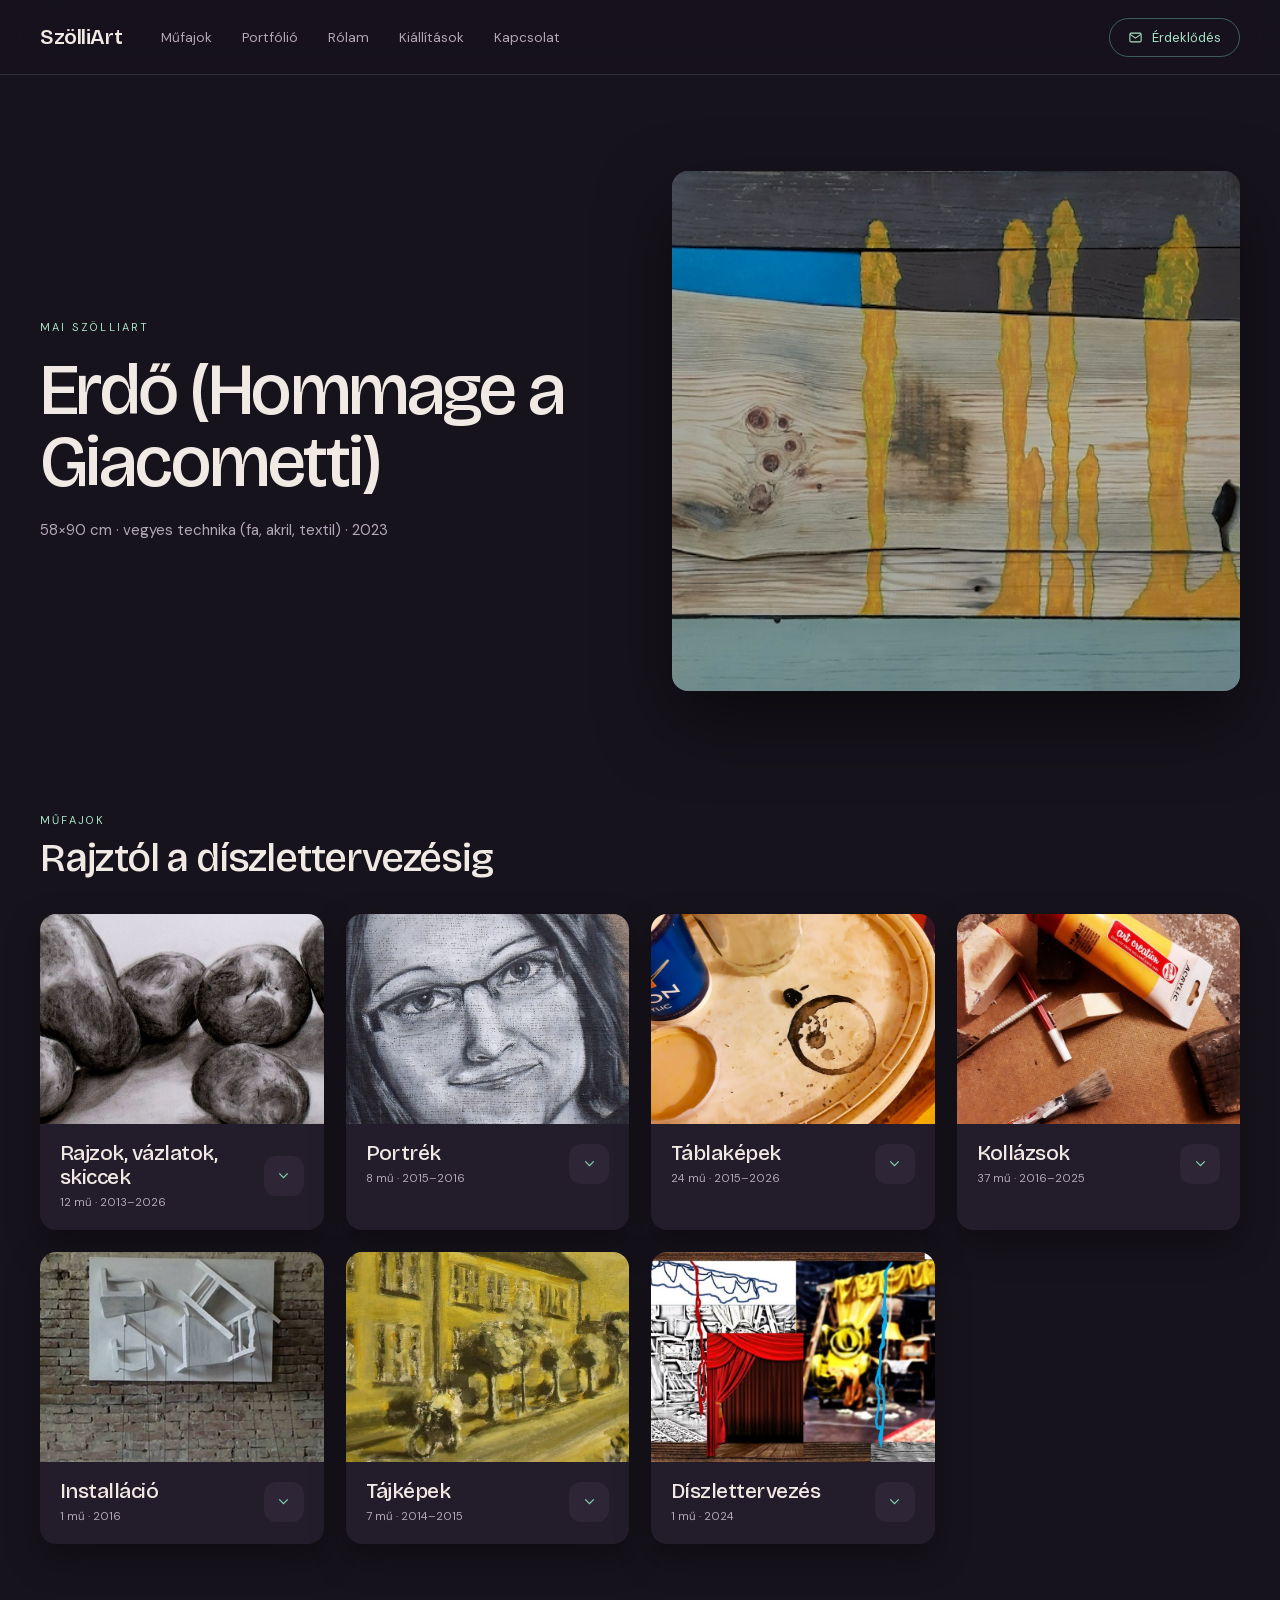
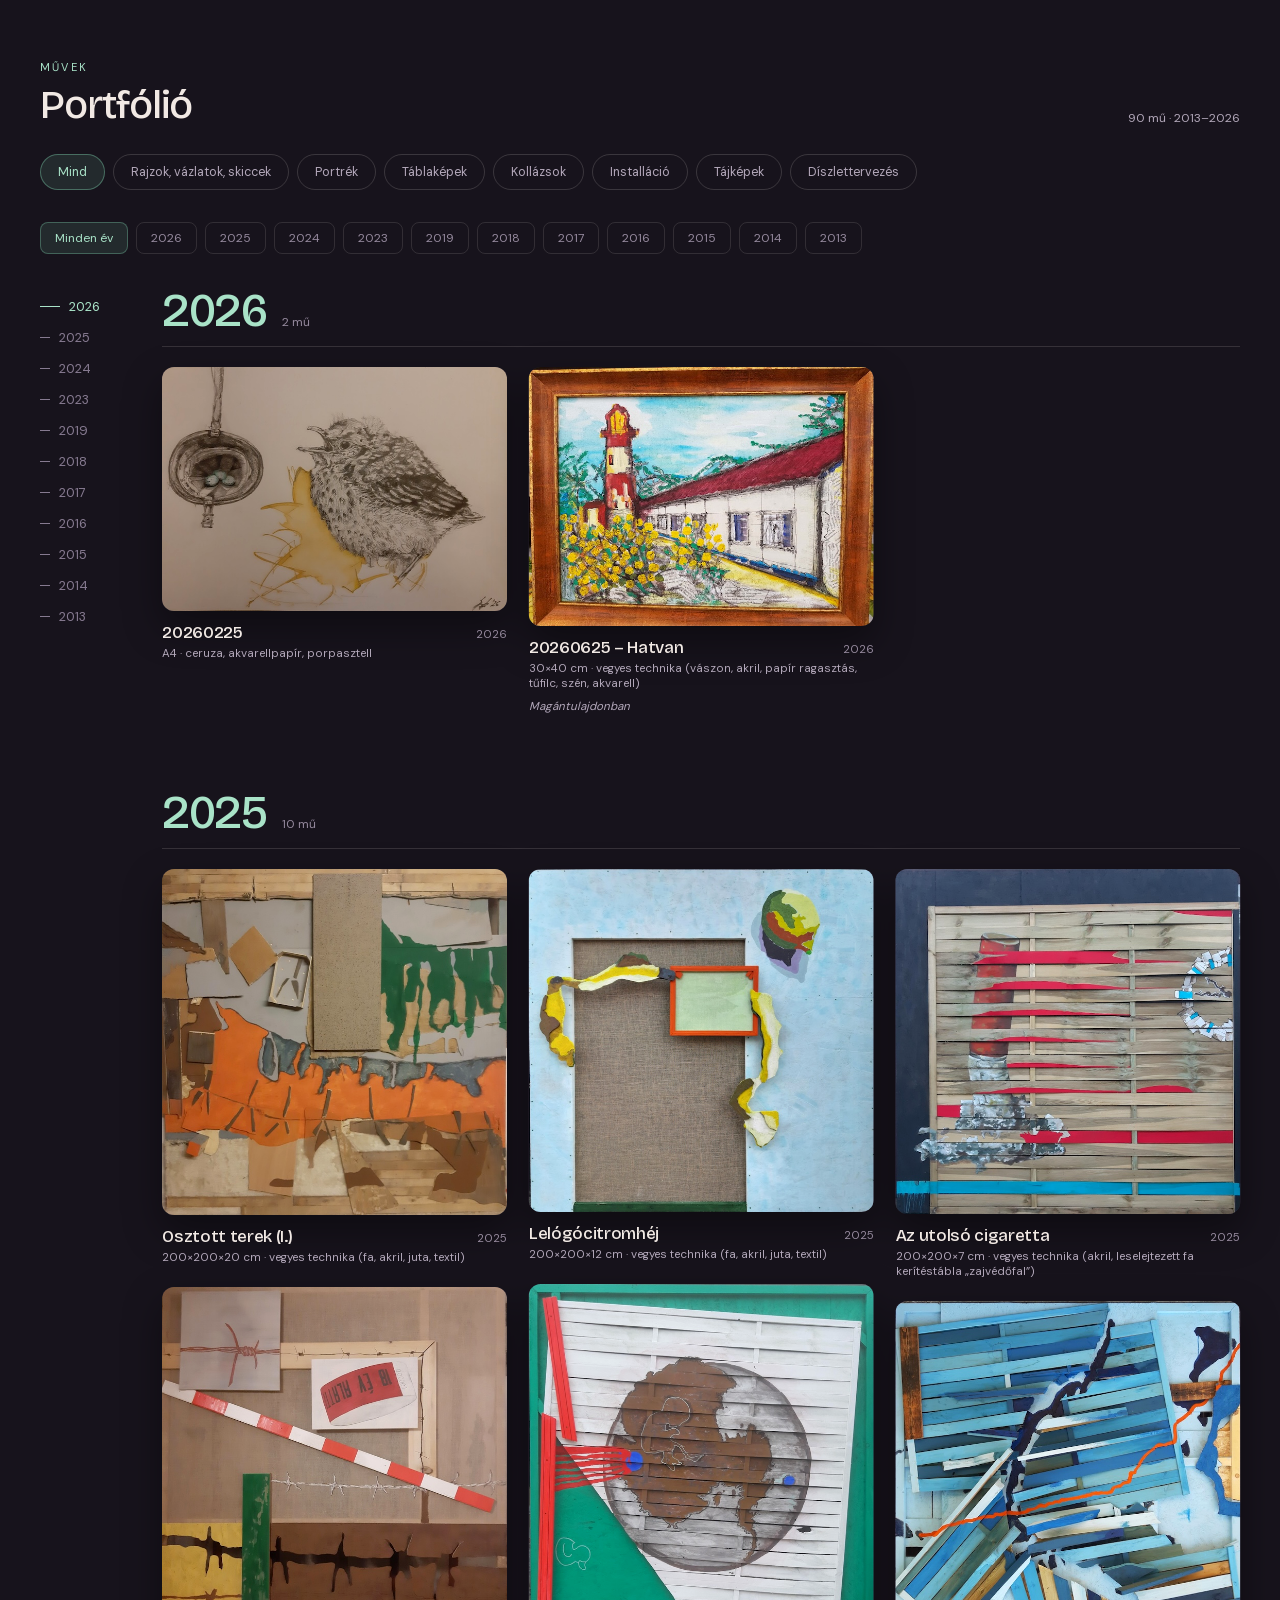
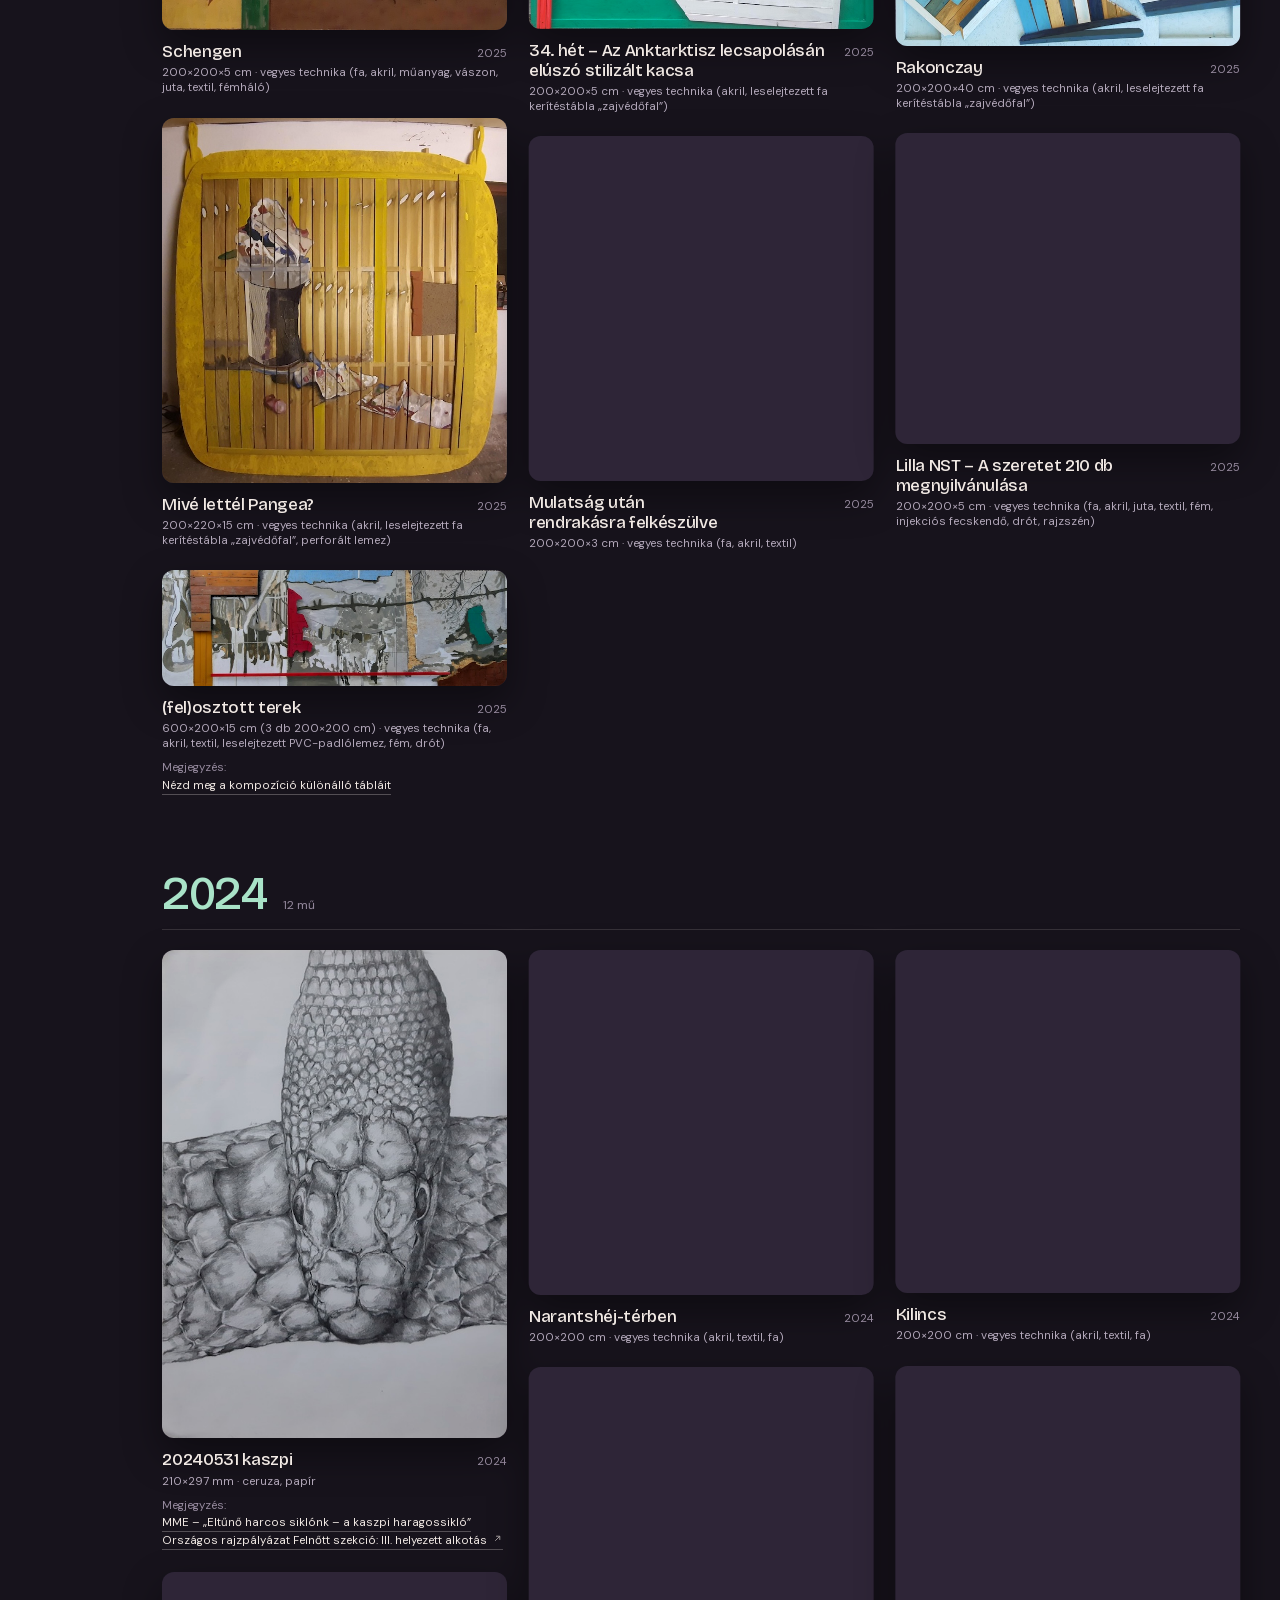
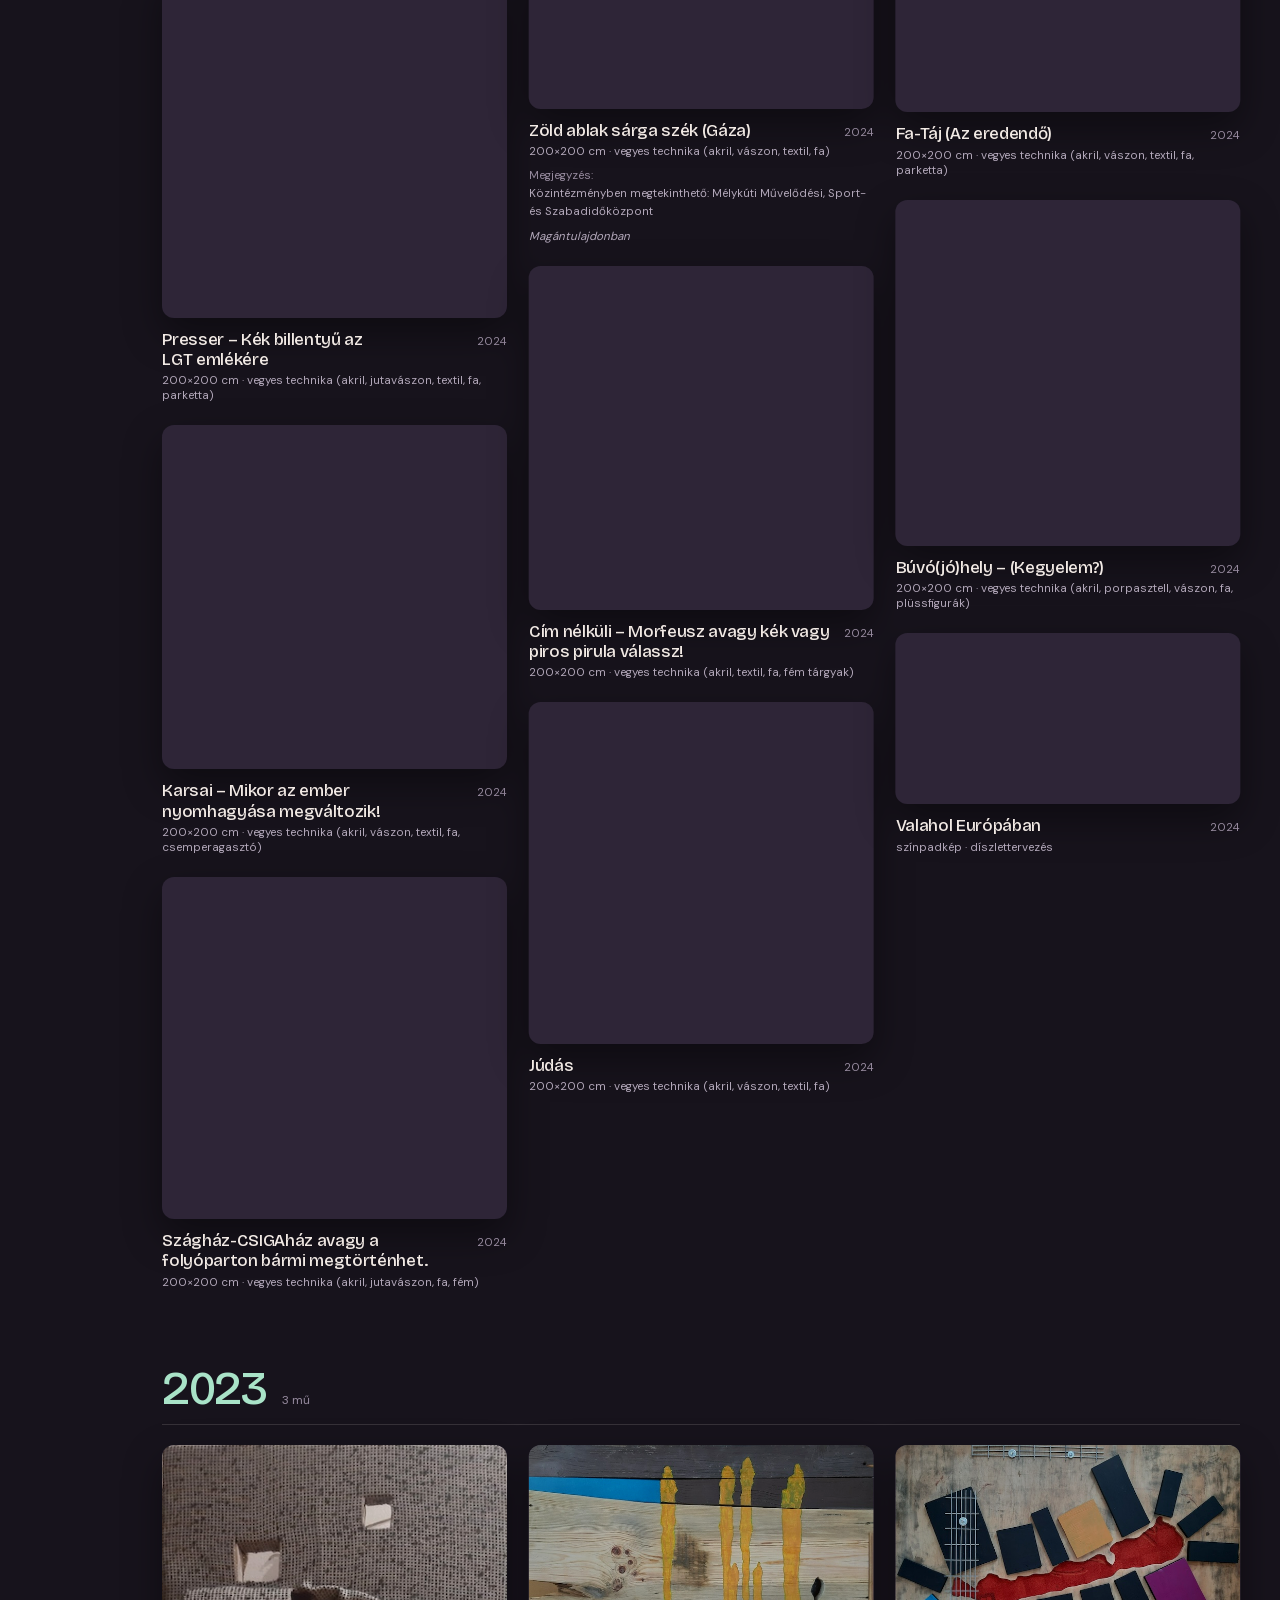
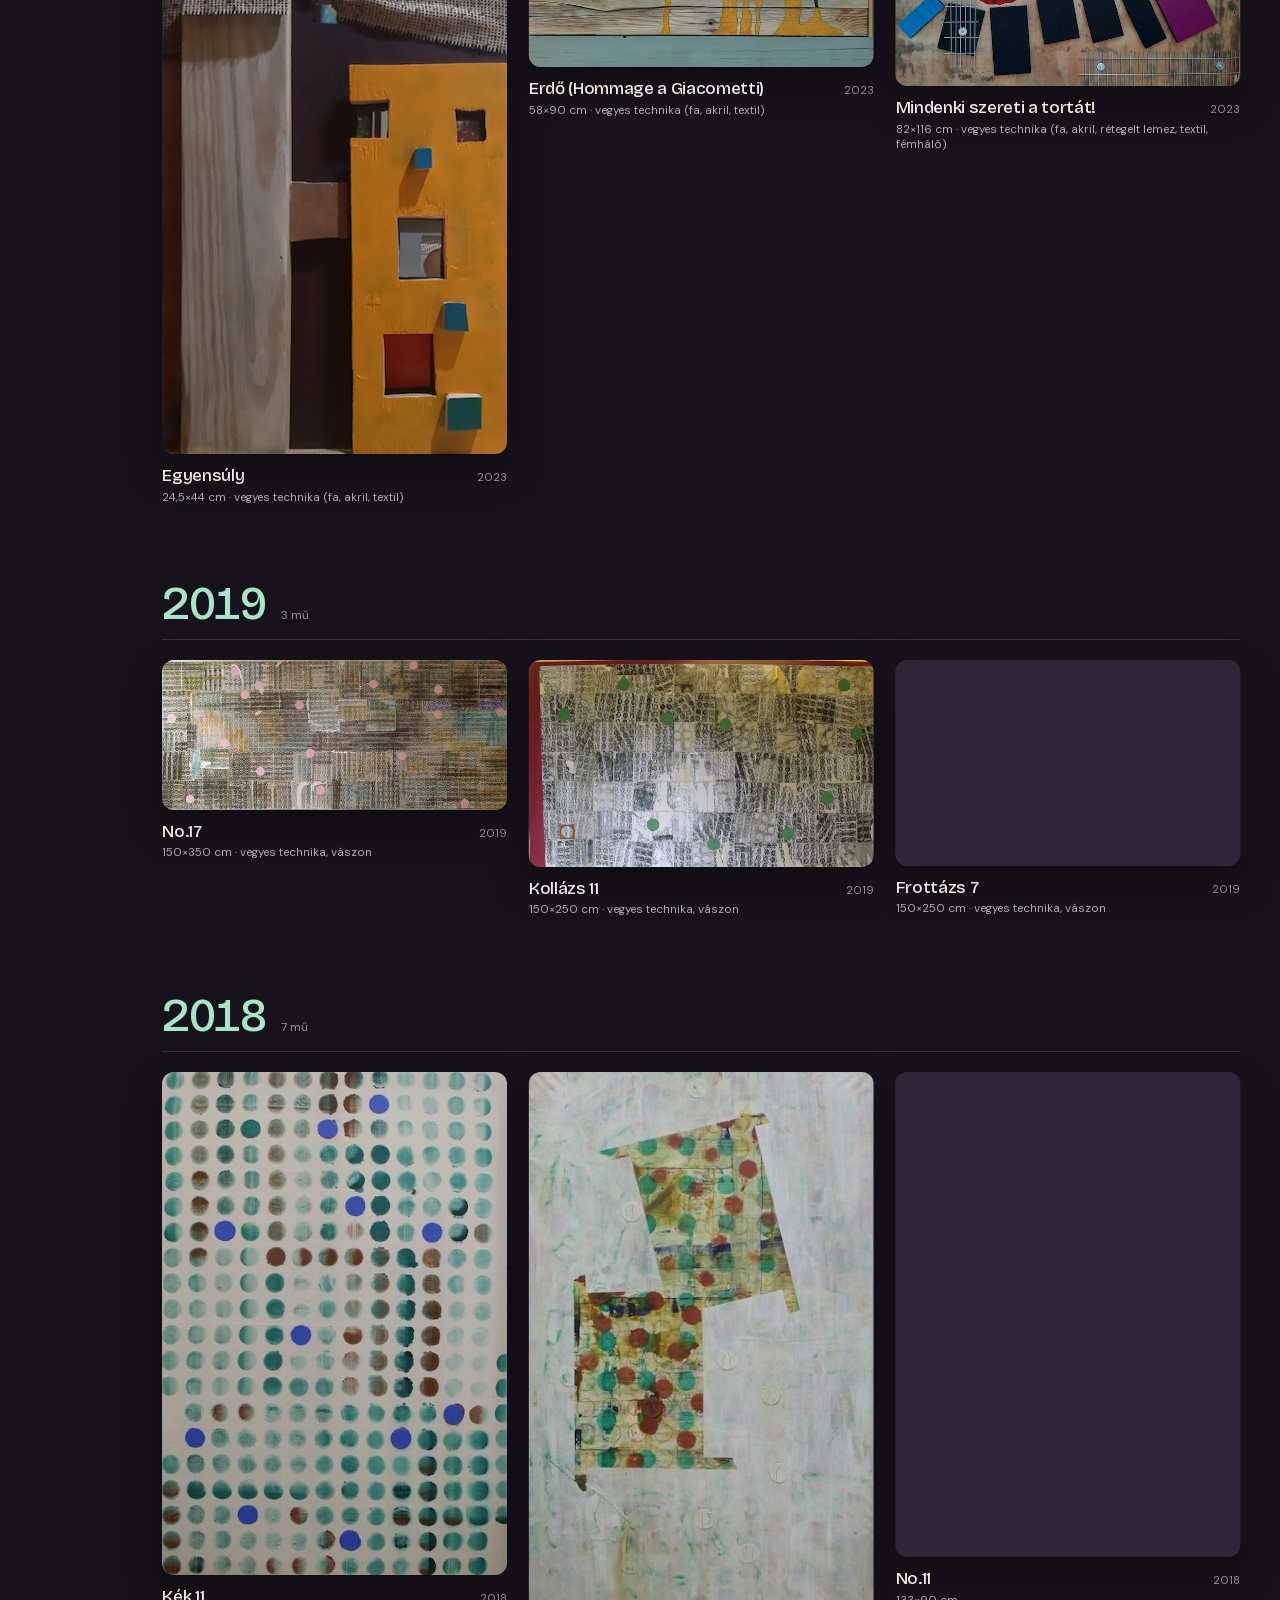
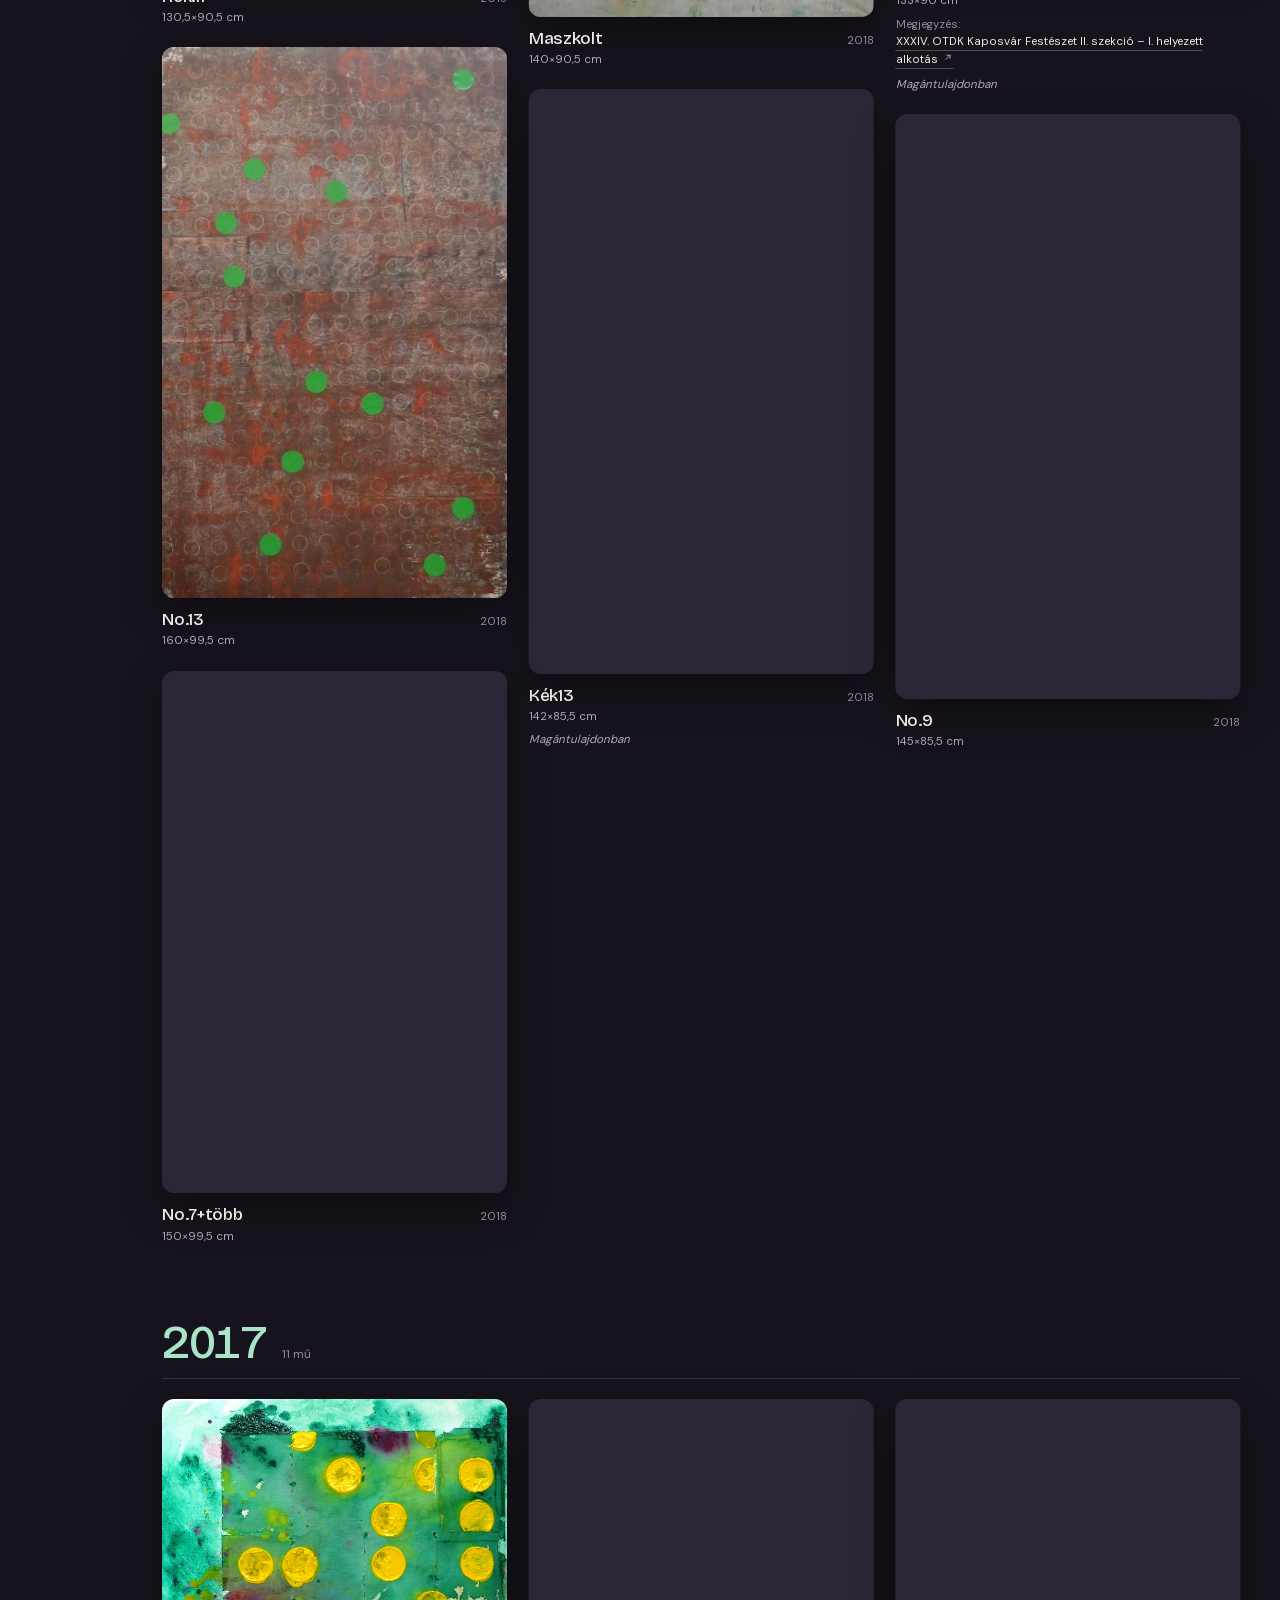
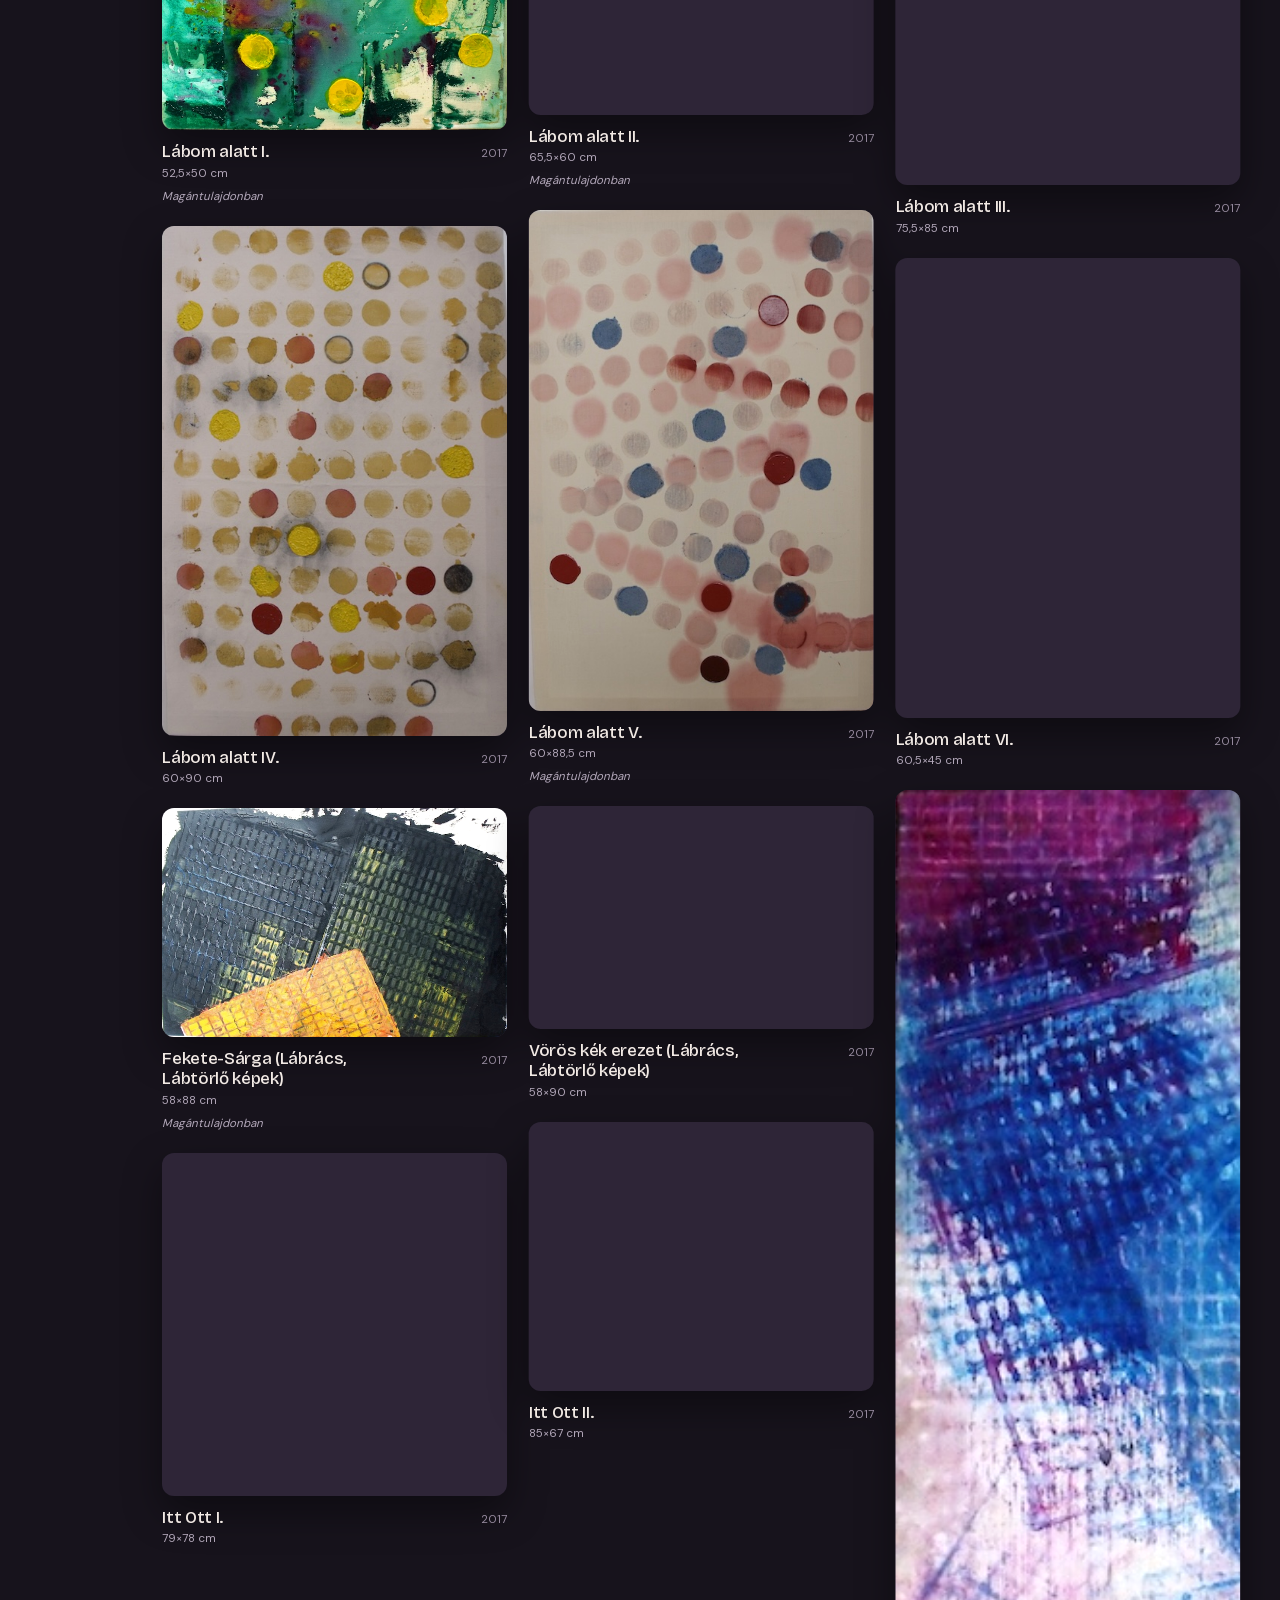
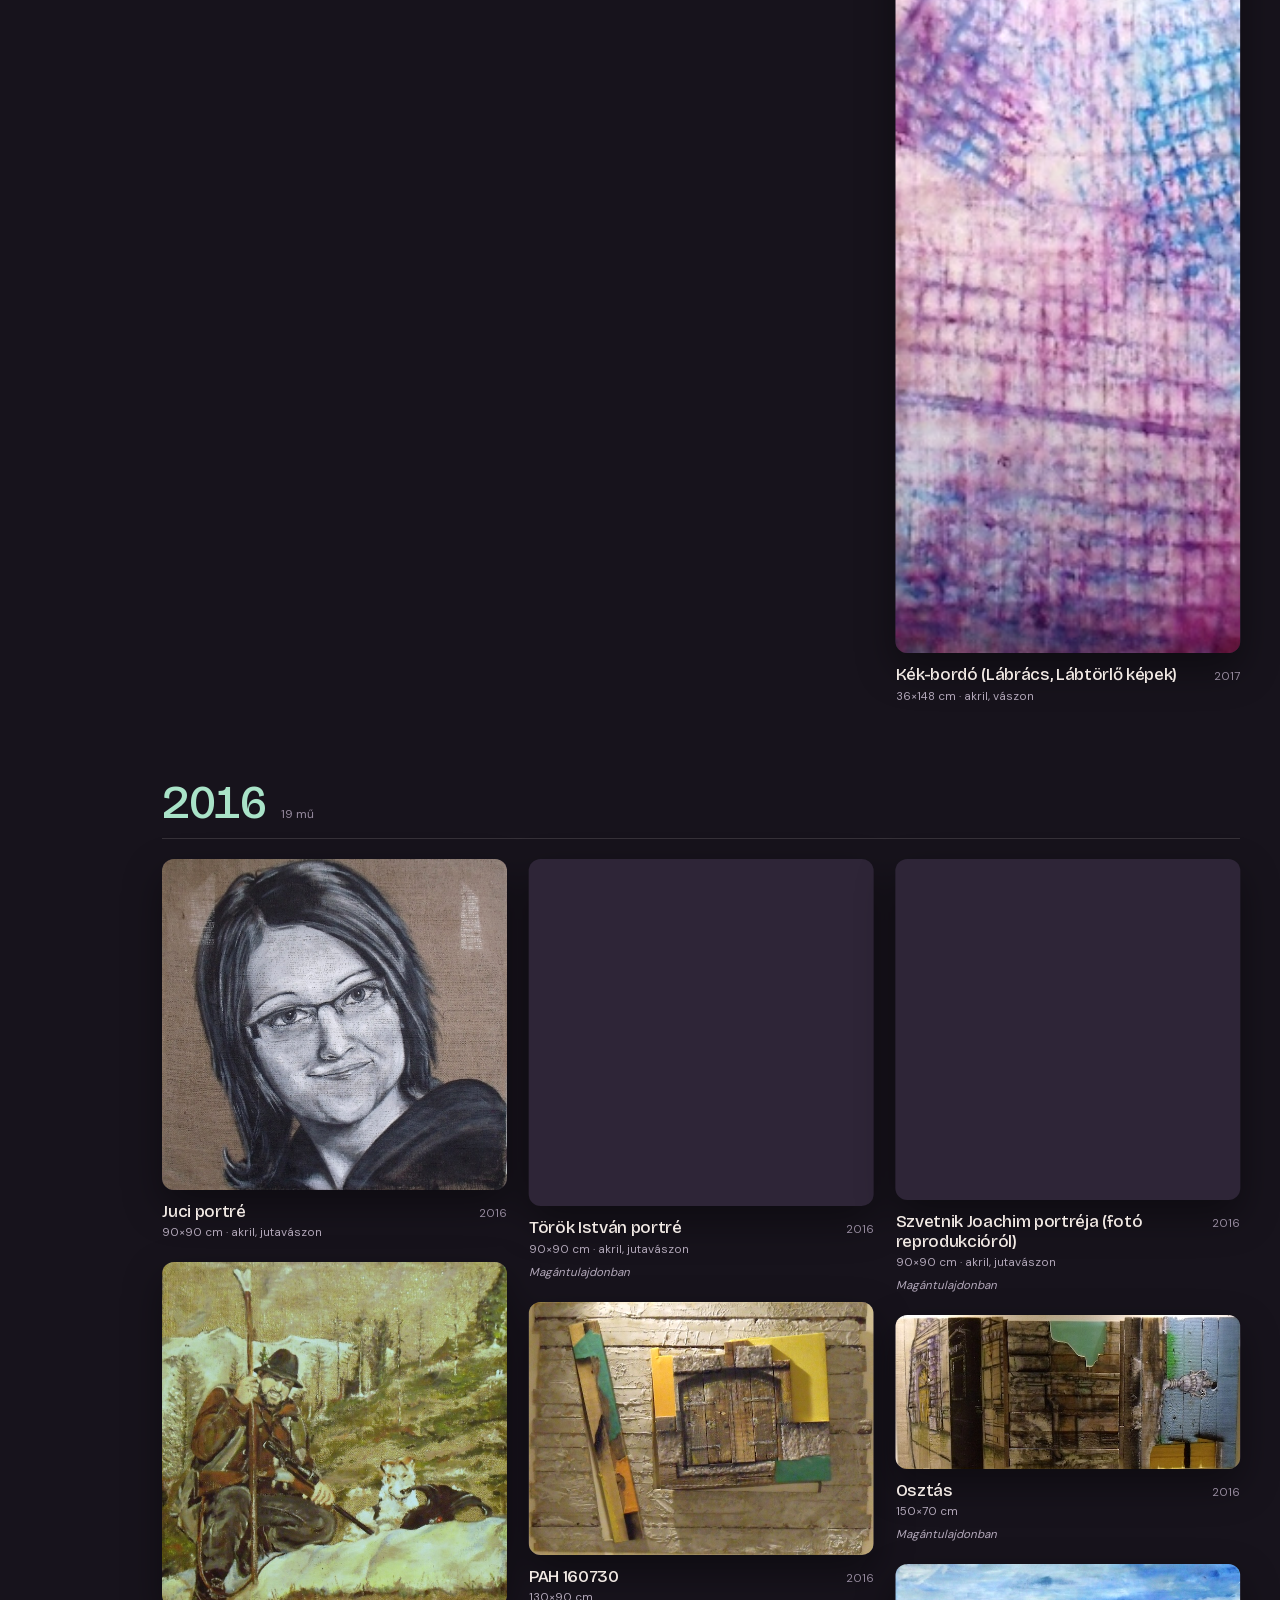
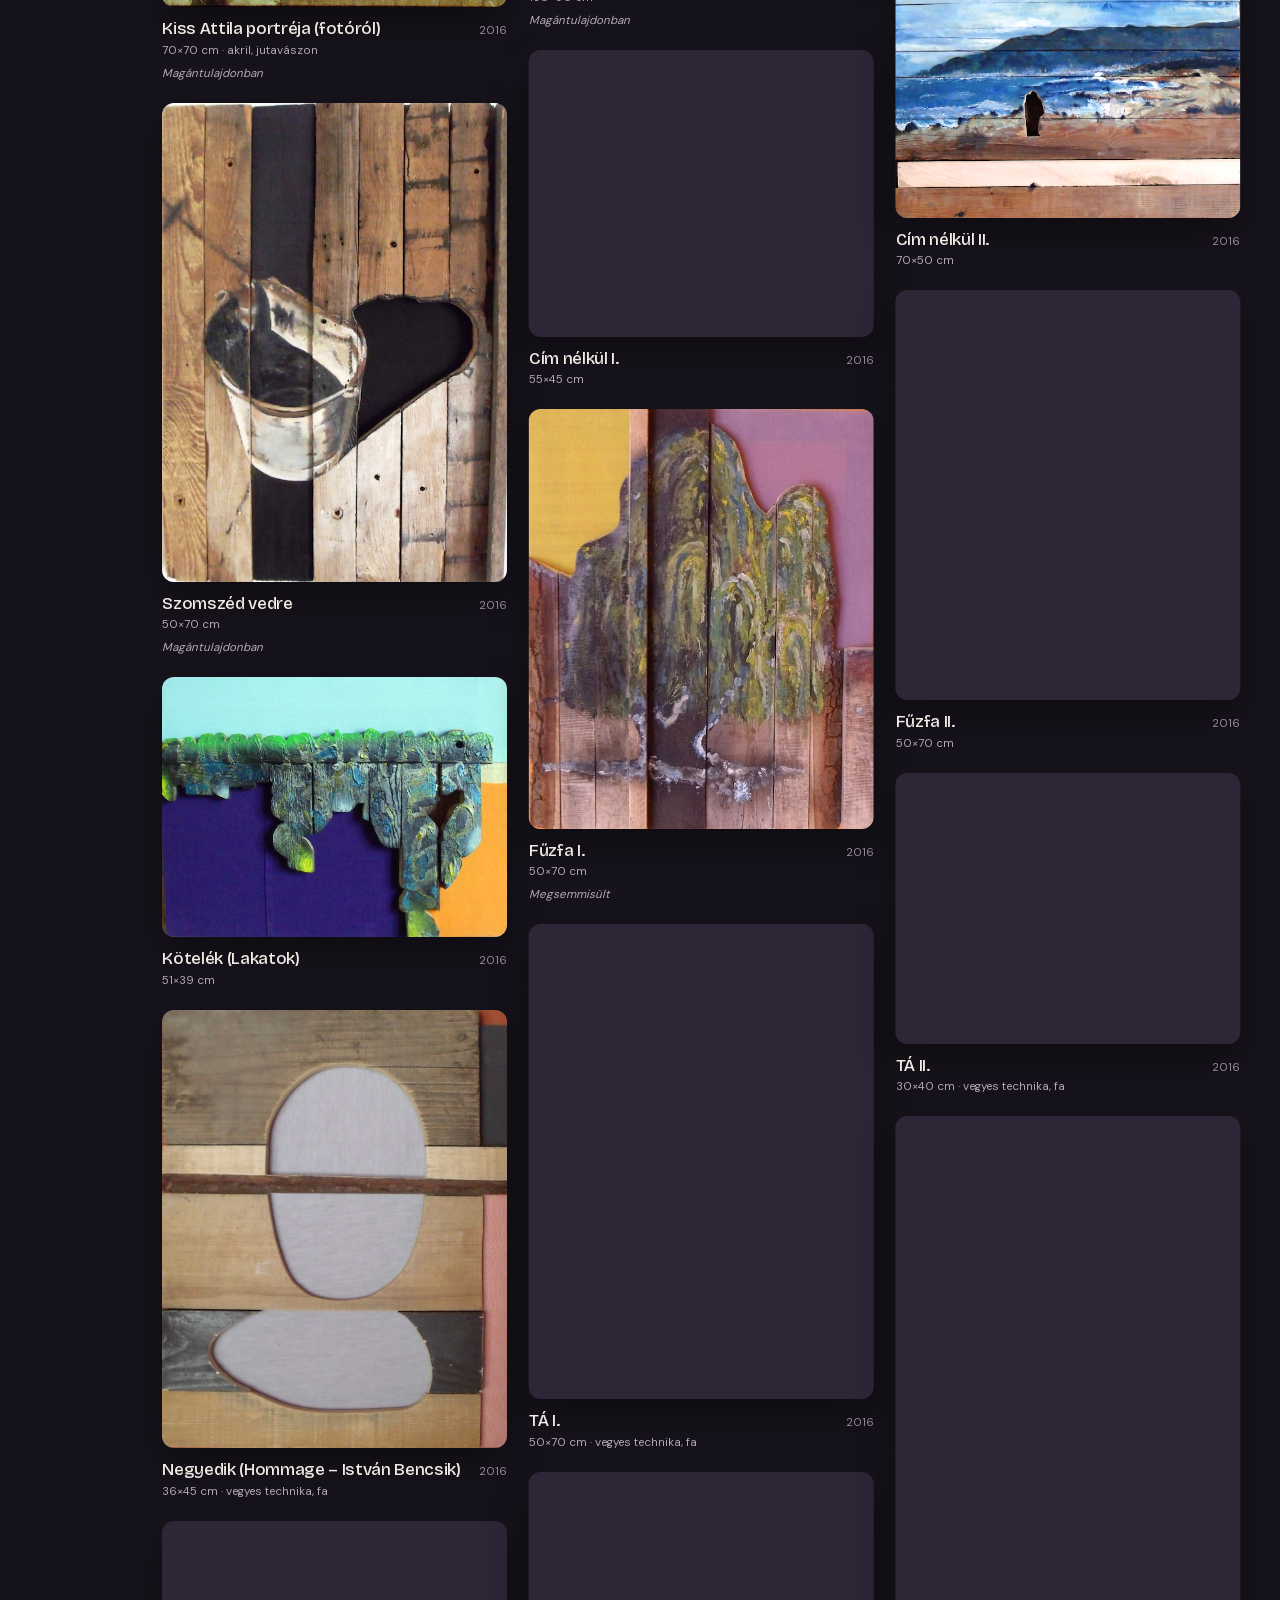
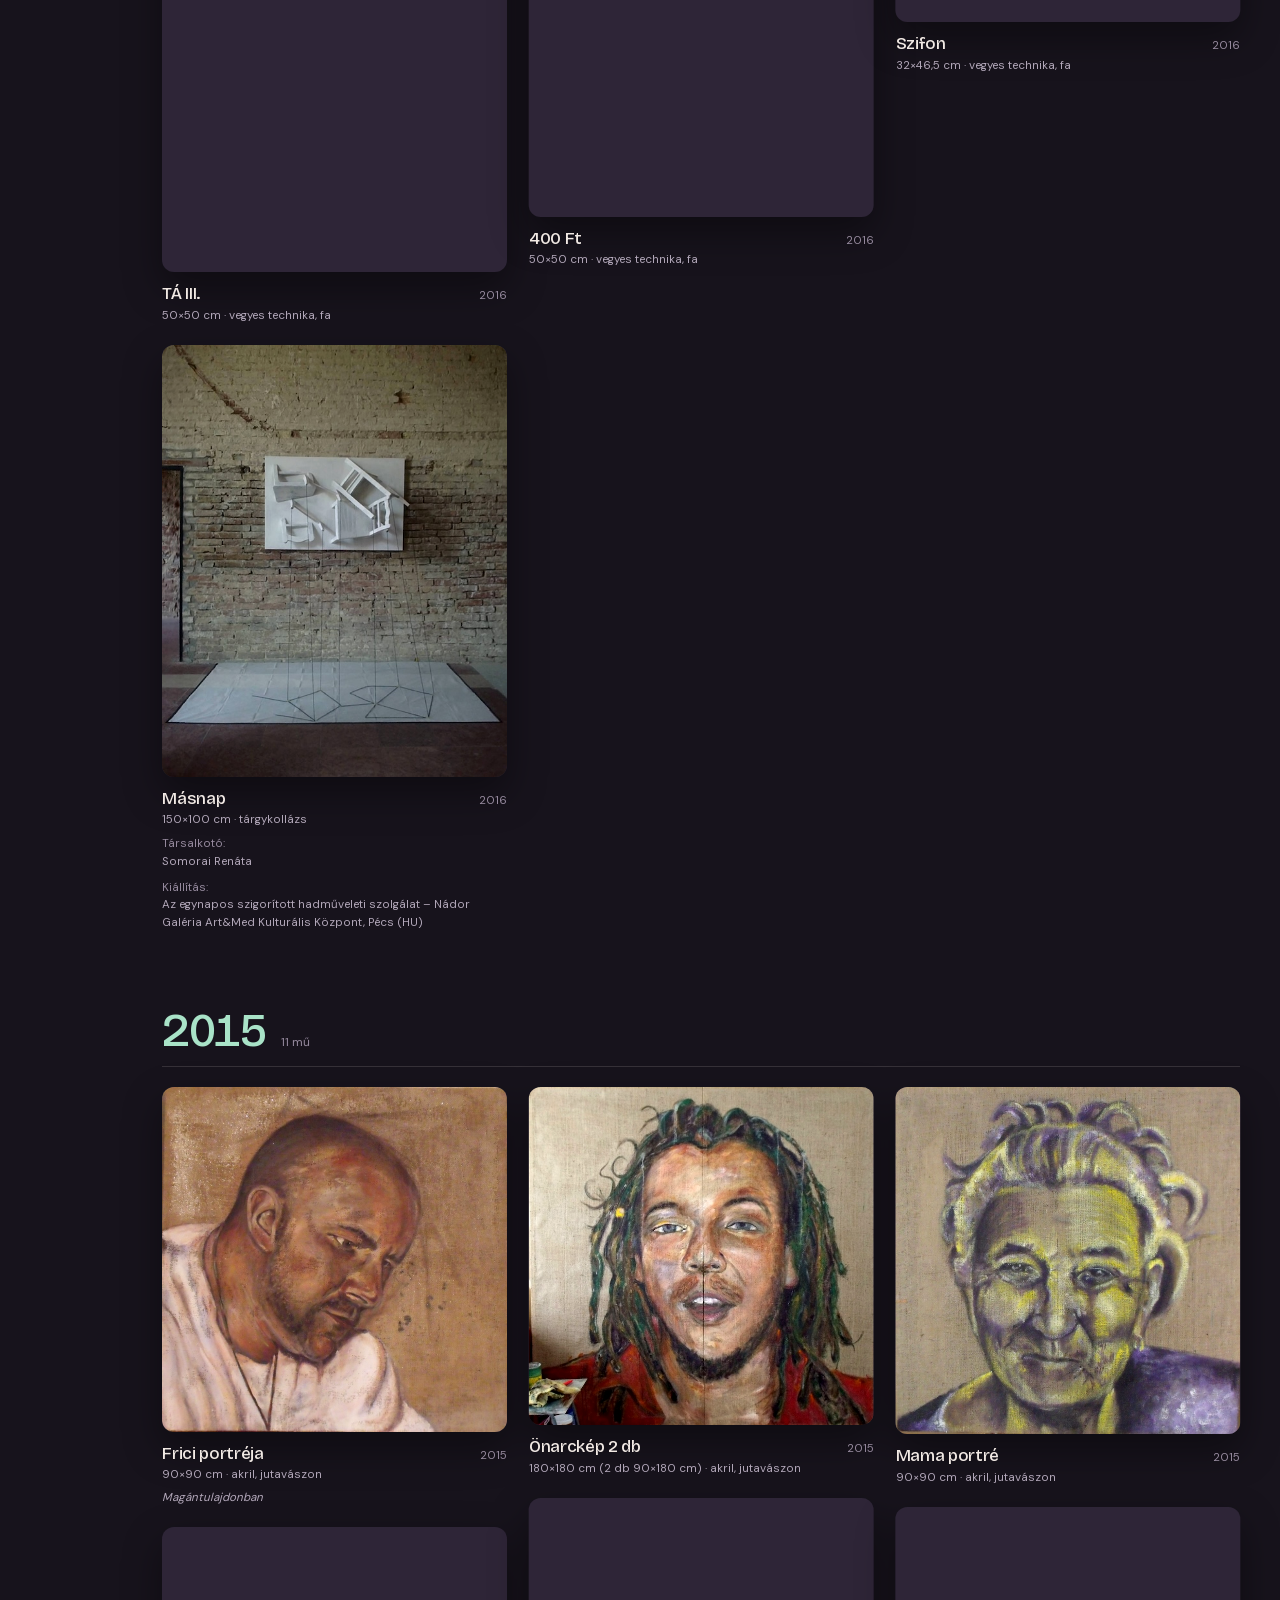
<file: index.html>
<!DOCTYPE html>
<html lang="hu" class="no-js">
<head>
<meta charset="utf-8">
<meta name="viewport" content="width=device-width, initial-scale=1, viewport-fit=cover">
<title>SzölliArt – Szöllősi Gábor festőművész</title>
<meta name="description" content="Szöllősi Gábor festőművész és képzőművész-tanár portfóliója: rajzok, portrék, táblaképek, kollázsok, installáció, tájképek és díszlettervek.">
<meta name="theme-color" content="#17131C">
<link rel="canonical" href="https://szolliart.hu/">
<meta property="og:type" content="website">
<meta property="og:locale" content="hu_HU">
<meta property="og:site_name" content="SzölliArt">
<meta property="og:title" content="SzölliArt – Szöllősi Gábor festőművész">
<meta property="og:description" content="Szöllősi Gábor festőművész és képzőművész-tanár portfóliója: rajzok, portrék, táblaképek, kollázsok, installáció, tájképek és díszlettervek.">
<meta property="og:url" content="https://szolliart.hu/">
<meta property="og:image" content="https://szolliart.hu/assets/img/og/szolliart.jpg">
<meta property="og:image:width" content="1000">
<meta property="og:image:height" content="525">
<meta property="og:image:alt" content="Festék, ecset és fadarabok a műteremben">
<meta name="twitter:card" content="summary_large_image">
<script type="application/ld+json">{"@context":"https://schema.org","@graph":[{"@type":"Person","@id":"https://szolliart.hu/#szollosi-gabor","name":"Szöllősi Gábor","birthDate":"1986","jobTitle":["festőművész","képzőművész-tanár"],"homeLocation":{"@type":"Place","name":"Mélykút"},"alumniOf":{"@type":"CollegeOrUniversity","name":"Pécsi Tudományegyetem Művészeti Kar"},"image":"https://szolliart.hu/assets/img/about/szollosi-gabor.jpg","url":"https://szolliart.hu/","sameAs":["https://www.facebook.com/gabor.szollosi.547"]},{"@type":"WebSite","@id":"https://szolliart.hu/#website","url":"https://szolliart.hu/","name":"SzölliArt","inLanguage":"hu","author":{"@id":"https://szolliart.hu/#szollosi-gabor"}},{"@type":"VisualArtwork","name":"20260225","url":"https://szolliart.hu/#mu/20260225","image":["https://szolliart.hu/assets/img/works/20260225.jpg"],"dateCreated":"2026","artMedium":"ceruza, akvarellpapír, porpasztell","artform":"Rajzok, vázlatok, skiccek","creator":{"@id":"https://szolliart.hu/#szollosi-gabor"}},{"@type":"VisualArtwork","name":"20240531 kaszpi","url":"https://szolliart.hu/#mu/20240531-kaszpi","image":["https://szolliart.hu/assets/img/works/20240531-kaszpi.jpg"],"dateCreated":"2024","artMedium":"ceruza, papír","artform":"Rajzok, vázlatok, skiccek","creator":{"@id":"https://szolliart.hu/#szollosi-gabor"}},{"@type":"VisualArtwork","name":"20140428 194316 Afrikai nő portréja","url":"https://szolliart.hu/#mu/20140428-194316-afrikai-no-portreja","image":["https://szolliart.hu/assets/img/works/20140428-194316-afrikai-no-portreja.jpg"],"dateCreated":"2014","artMedium":"szén, karton","artform":"Rajzok, vázlatok, skiccek","creator":{"@id":"https://szolliart.hu/#szollosi-gabor"}},{"@type":"VisualArtwork","name":"20140428 194543 Csendélet","url":"https://szolliart.hu/#mu/20140428-194543-csendelet","image":["https://szolliart.hu/assets/img/works/20140428-194543-csendelet.jpg"],"dateCreated":"2014","artMedium":"szén, papír","artform":"Rajzok, vázlatok, skiccek","creator":{"@id":"https://szolliart.hu/#szollosi-gabor"}},{"@type":"VisualArtwork","name":"20140428 194631 Csendélet üvegek és kocka","url":"https://szolliart.hu/#mu/20140428-194631-csendelet-uvegek-es-kocka","image":["https://szolliart.hu/assets/img/works/20140428-194631-csendelet-uvegek-es-kocka.jpg"],"dateCreated":"2014","artMedium":"szén, papír","artform":"Rajzok, vázlatok, skiccek","creator":{"@id":"https://szolliart.hu/#szollosi-gabor"}},{"@type":"VisualArtwork","name":"20140428 194651 Portré","url":"https://szolliart.hu/#mu/20140428-194651-portre","image":["https://szolliart.hu/assets/img/works/20140428-194651-portre.jpg"],"dateCreated":"2014","artMedium":"szén, papír","artform":"Rajzok, vázlatok, skiccek","creator":{"@id":"https://szolliart.hu/#szollosi-gabor"}},{"@type":"VisualArtwork","name":"Csendélet szódásüveggel","url":"https://szolliart.hu/#mu/csendelet-szodasuveggel-ceruza","image":["https://szolliart.hu/assets/img/works/csendelet-szodasuveggel-ceruza.jpg"],"dateCreated":"2014","artMedium":"ceruza, papír","artform":"Rajzok, vázlatok, skiccek","creator":{"@id":"https://szolliart.hu/#szollosi-gabor"}},{"@type":"VisualArtwork","name":"Csendélet szódásüveggel","url":"https://szolliart.hu/#mu/csendelet-szodasuveggel-szen","image":["https://szolliart.hu/assets/img/works/csendelet-szodasuveggel-szen.jpg"],"dateCreated":"2014","artMedium":"szén, papír","artform":"Rajzok, vázlatok, skiccek","creator":{"@id":"https://szolliart.hu/#szollosi-gabor"}},{"@type":"VisualArtwork","name":"Tanulmány az 1 kg-hoz","url":"https://szolliart.hu/#mu/tanulmany-az-1-kg-hoz","image":["https://szolliart.hu/assets/img/works/tanulmany-az-1-kg-hoz.jpg"],"dateCreated":"2014","artMedium":"szén, papír","artform":"Rajzok, vázlatok, skiccek","creator":{"@id":"https://szolliart.hu/#szollosi-gabor"}},{"@type":"VisualArtwork","name":"Beregi Vendel portréja","url":"https://szolliart.hu/#mu/beregi-vendel-portreja","image":["https://szolliart.hu/assets/img/works/beregi-vendel-portreja.jpg"],"dateCreated":"2014","artMedium":"karton, pasztell","artform":"Rajzok, vázlatok, skiccek","creator":{"@id":"https://szolliart.hu/#szollosi-gabor"}},{"@type":"VisualArtwork","name":"20130428 194911 Csendélet","url":"https://szolliart.hu/#mu/20130428-194911-csendelet","image":["https://szolliart.hu/assets/img/works/20130428-194911-csendelet.jpg"],"dateCreated":"2013","artMedium":"szén, papír","artform":"Rajzok, vázlatok, skiccek","creator":{"@id":"https://szolliart.hu/#szollosi-gabor"}},{"@type":"VisualArtwork","name":"20140428 194733 Portré-fotóról","url":"https://szolliart.hu/#mu/20140428-194733-portre-fotorol","image":["https://szolliart.hu/assets/img/works/20140428-194733-portre-fotorol.jpg"],"dateCreated":"2013","artMedium":"szén, papír","artform":"Rajzok, vázlatok, skiccek","creator":{"@id":"https://szolliart.hu/#szollosi-gabor"}},{"@type":"VisualArtwork","name":"Juci portré","url":"https://szolliart.hu/#mu/juci-portre","image":["https://szolliart.hu/assets/img/works/juci-portre.jpg"],"dateCreated":"2016","artMedium":"akril, jutavászon","artform":"Portrék","creator":{"@id":"https://szolliart.hu/#szollosi-gabor"}},{"@type":"VisualArtwork","name":"Török István portré","url":"https://szolliart.hu/#mu/torok-istvan-portre","image":["https://szolliart.hu/assets/img/works/torok-istvan-portre.jpg"],"dateCreated":"2016","artMedium":"akril, jutavászon","artform":"Portrék","creator":{"@id":"https://szolliart.hu/#szollosi-gabor"}},{"@type":"VisualArtwork","name":"Szvetnik Joachim portréja (fotó reprodukcióról)","url":"https://szolliart.hu/#mu/szvetnik-joachim-portreja","image":["https://szolliart.hu/assets/img/works/szvetnik-joachim-portreja.jpg"],"dateCreated":"2016","artMedium":"akril, jutavászon","artform":"Portrék","creator":{"@id":"https://szolliart.hu/#szollosi-gabor"}},{"@type":"VisualArtwork","name":"Kiss Attila portréja (fotóról)","url":"https://szolliart.hu/#mu/kiss-attila-portreja","image":["https://szolliart.hu/assets/img/works/kiss-attila-portreja.jpg"],"dateCreated":"2016","artMedium":"akril, jutavászon","artform":"Portrék","creator":{"@id":"https://szolliart.hu/#szollosi-gabor"}},{"@type":"VisualArtwork","name":"Frici portréja","url":"https://szolliart.hu/#mu/frici-portreja","image":["https://szolliart.hu/assets/img/works/frici-portreja.jpg"],"dateCreated":"2015","artMedium":"akril, jutavászon","artform":"Portrék","creator":{"@id":"https://szolliart.hu/#szollosi-gabor"}},{"@type":"VisualArtwork","name":"Önarckép 2 db","url":"https://szolliart.hu/#mu/onarckep-2-db","image":["https://szolliart.hu/assets/img/works/onarckep-2-db.jpg"],"dateCreated":"2015","artMedium":"akril, jutavászon","artform":"Portrék","creator":{"@id":"https://szolliart.hu/#szollosi-gabor"}},{"@type":"VisualArtwork","name":"Mama portré","url":"https://szolliart.hu/#mu/mama-portre","image":["https://szolliart.hu/assets/img/works/mama-portre.jpg"],"dateCreated":"2015","artMedium":"akril, jutavászon","artform":"Portrék","creator":{"@id":"https://szolliart.hu/#szollosi-gabor"}},{"@type":"VisualArtwork","name":"…, mint Mondrian","url":"https://szolliart.hu/#mu/mint-mondrian","image":["https://szolliart.hu/assets/img/works/mint-mondrian.jpg"],"dateCreated":"2015","artMedium":"akril, jutavászon","artform":"Portrék","creator":{"@id":"https://szolliart.hu/#szollosi-gabor"}},{"@type":"VisualArtwork","name":"20260625 – Hatvan","url":"https://szolliart.hu/#mu/20260625-hatvan","image":["https://szolliart.hu/assets/img/works/20260625-hatvan.jpg"],"dateCreated":"2026","artMedium":"vegyes technika (vászon, akril, papír ragasztás, tűfilc, szén, akvarell)","artform":"Táblaképek","creator":{"@id":"https://szolliart.hu/#szollosi-gabor"}},{"@type":"VisualArtwork","name":"No.17","url":"https://szolliart.hu/#mu/no-17","image":["https://szolliart.hu/assets/img/works/no-17.jpg"],"dateCreated":"2019","artMedium":"vegyes technika, vászon","artform":"Táblaképek","creator":{"@id":"https://szolliart.hu/#szollosi-gabor"}},{"@type":"VisualArtwork","name":"Kollázs 11","url":"https://szolliart.hu/#mu/kollazs-11","image":["https://szolliart.hu/assets/img/works/kollazs-11.jpg"],"dateCreated":"2019","artMedium":"vegyes technika, vászon","artform":"Táblaképek","creator":{"@id":"https://szolliart.hu/#szollosi-gabor"}},{"@type":"VisualArtwork","name":"Frottázs 7","url":"https://szolliart.hu/#mu/frottazs-7","image":["https://szolliart.hu/assets/img/works/frottazs-7.jpg"],"dateCreated":"2019","artMedium":"vegyes technika, vászon","artform":"Táblaképek","creator":{"@id":"https://szolliart.hu/#szollosi-gabor"}},{"@type":"VisualArtwork","name":"Kék.11","url":"https://szolliart.hu/#mu/kek-11","image":["https://szolliart.hu/assets/img/works/kek-11.jpg"],"dateCreated":"2018","artform":"Táblaképek","creator":{"@id":"https://szolliart.hu/#szollosi-gabor"}},{"@type":"VisualArtwork","name":"Maszkolt","url":"https://szolliart.hu/#mu/maszkolt","image":["https://szolliart.hu/assets/img/works/maszkolt.jpg"],"dateCreated":"2018","artform":"Táblaképek","creator":{"@id":"https://szolliart.hu/#szollosi-gabor"}},{"@type":"VisualArtwork","name":"No.11","url":"https://szolliart.hu/#mu/no-11","image":["https://szolliart.hu/assets/img/works/no-11.jpg"],"dateCreated":"2018","artform":"Táblaképek","creator":{"@id":"https://szolliart.hu/#szollosi-gabor"}},{"@type":"VisualArtwork","name":"No.13","url":"https://szolliart.hu/#mu/no-13","image":["https://szolliart.hu/assets/img/works/no-13.jpg"],"dateCreated":"2018","artform":"Táblaképek","creator":{"@id":"https://szolliart.hu/#szollosi-gabor"}},{"@type":"VisualArtwork","name":"Kék13","url":"https://szolliart.hu/#mu/kek13","image":["https://szolliart.hu/assets/img/works/kek13.jpg"],"dateCreated":"2018","artform":"Táblaképek","creator":{"@id":"https://szolliart.hu/#szollosi-gabor"}},{"@type":"VisualArtwork","name":"No.9","url":"https://szolliart.hu/#mu/no-9","image":["https://szolliart.hu/assets/img/works/no-9.jpg"],"dateCreated":"2018","artform":"Táblaképek","creator":{"@id":"https://szolliart.hu/#szollosi-gabor"}},{"@type":"VisualArtwork","name":"No.7+több","url":"https://szolliart.hu/#mu/no-7tobb","image":["https://szolliart.hu/assets/img/works/no-7tobb.jpg"],"dateCreated":"2018","artform":"Táblaképek","creator":{"@id":"https://szolliart.hu/#szollosi-gabor"}},{"@type":"VisualArtwork","name":"Lábom alatt I.","url":"https://szolliart.hu/#mu/labom-alatt-i","image":["https://szolliart.hu/assets/img/works/labom-alatt-i.jpg"],"dateCreated":"2017","artform":"Táblaképek","creator":{"@id":"https://szolliart.hu/#szollosi-gabor"}},{"@type":"VisualArtwork","name":"Lábom alatt II.","url":"https://szolliart.hu/#mu/labom-alatt-ii","image":["https://szolliart.hu/assets/img/works/labom-alatt-ii.jpg"],"dateCreated":"2017","artform":"Táblaképek","creator":{"@id":"https://szolliart.hu/#szollosi-gabor"}},{"@type":"VisualArtwork","name":"Lábom alatt III.","url":"https://szolliart.hu/#mu/labom-alatt-iii","image":["https://szolliart.hu/assets/img/works/labom-alatt-iii.jpg"],"dateCreated":"2017","artform":"Táblaképek","creator":{"@id":"https://szolliart.hu/#szollosi-gabor"}},{"@type":"VisualArtwork","name":"Lábom alatt IV.","url":"https://szolliart.hu/#mu/labom-alatt-iv","image":["https://szolliart.hu/assets/img/works/labom-alatt-iv.jpg"],"dateCreated":"2017","artform":"Táblaképek","creator":{"@id":"https://szolliart.hu/#szollosi-gabor"}},{"@type":"VisualArtwork","name":"Lábom alatt V.","url":"https://szolliart.hu/#mu/labom-alatt-v","image":["https://szolliart.hu/assets/img/works/labom-alatt-v.jpg"],"dateCreated":"2017","artform":"Táblaképek","creator":{"@id":"https://szolliart.hu/#szollosi-gabor"}},{"@type":"VisualArtwork","name":"Lábom alatt VI.","url":"https://szolliart.hu/#mu/labom-alatt-vi","image":["https://szolliart.hu/assets/img/works/labom-alatt-vi.jpg"],"dateCreated":"2017","artform":"Táblaképek","creator":{"@id":"https://szolliart.hu/#szollosi-gabor"}},{"@type":"VisualArtwork","name":"Fekete-Sárga (Lábrács, Lábtörlő képek)","url":"https://szolliart.hu/#mu/fekete-sarga","image":["https://szolliart.hu/assets/img/works/fekete-sarga.jpg"],"dateCreated":"2017","artform":"Táblaképek","creator":{"@id":"https://szolliart.hu/#szollosi-gabor"}},{"@type":"VisualArtwork","name":"Vörös kék erezet (Lábrács, Lábtörlő képek)","url":"https://szolliart.hu/#mu/voros-kek-erezet","image":["https://szolliart.hu/assets/img/works/voros-kek-erezet.jpg"],"dateCreated":"2017","artform":"Táblaképek","creator":{"@id":"https://szolliart.hu/#szollosi-gabor"}},{"@type":"VisualArtwork","name":"Kék-bordó (Lábrács, Lábtörlő képek)","url":"https://szolliart.hu/#mu/kek-bordo","image":["https://szolliart.hu/assets/img/works/kek-bordo.jpg"],"dateCreated":"2017","artMedium":"akril, vászon","artform":"Táblaképek","creator":{"@id":"https://szolliart.hu/#szollosi-gabor"}},{"@type":"VisualArtwork","name":"Itt Ott I.","url":"https://szolliart.hu/#mu/itt-ott-i","image":["https://szolliart.hu/assets/img/works/itt-ott-i.jpg"],"dateCreated":"2017","artform":"Táblaképek","creator":{"@id":"https://szolliart.hu/#szollosi-gabor"}},{"@type":"VisualArtwork","name":"Itt Ott II.","url":"https://szolliart.hu/#mu/itt-ott-ii","image":["https://szolliart.hu/assets/img/works/itt-ott-ii.jpg"],"dateCreated":"2017","artform":"Táblaképek","creator":{"@id":"https://szolliart.hu/#szollosi-gabor"}},{"@type":"VisualArtwork","name":"Cím nélkül (Kavicsok)","url":"https://szolliart.hu/#mu/cim-nelkul-kavicsok","image":["https://szolliart.hu/assets/img/works/cim-nelkul-kavicsok.jpg"],"dateCreated":"2015","artMedium":"akril, jutavászon","artform":"Táblaképek","creator":{"@id":"https://szolliart.hu/#szollosi-gabor"}},{"@type":"VisualArtwork","name":"Cím nélkül (Kavicsok átirat)","url":"https://szolliart.hu/#mu/cim-nelkul-kavicsok-atirat","image":["https://szolliart.hu/assets/img/works/cim-nelkul-kavicsok-atirat.jpg"],"dateCreated":"2015","artMedium":"akril, jutavászon","artform":"Táblaképek","creator":{"@id":"https://szolliart.hu/#szollosi-gabor"}},{"@type":"VisualArtwork","name":"Osztott terek (I.)","url":"https://szolliart.hu/#mu/osztott-terek-i","image":["https://szolliart.hu/assets/img/works/osztott-terek-i.jpg"],"dateCreated":"2025","artMedium":"vegyes technika (fa, akril, juta, textil)","artform":"Kollázsok","creator":{"@id":"https://szolliart.hu/#szollosi-gabor"}},{"@type":"VisualArtwork","name":"Lelógócitromhéj","url":"https://szolliart.hu/#mu/lelogocitromhej","image":["https://szolliart.hu/assets/img/works/lelogocitromhej.jpg"],"dateCreated":"2025","artMedium":"vegyes technika (fa, akril, juta, textil)","artform":"Kollázsok","creator":{"@id":"https://szolliart.hu/#szollosi-gabor"}},{"@type":"VisualArtwork","name":"Az utolsó cigaretta","url":"https://szolliart.hu/#mu/az-utolso-cigaretta","image":["https://szolliart.hu/assets/img/works/az-utolso-cigaretta.jpg"],"dateCreated":"2025","artMedium":"vegyes technika (akril, leselejtezett fa kerítéstábla „zajvédőfal”)","artform":"Kollázsok","creator":{"@id":"https://szolliart.hu/#szollosi-gabor"}},{"@type":"VisualArtwork","name":"Schengen","url":"https://szolliart.hu/#mu/schengen","image":["https://szolliart.hu/assets/img/works/schengen.jpg"],"dateCreated":"2025","artMedium":"vegyes technika (fa, akril, műanyag, vászon, juta, textil, fémháló)","artform":"Kollázsok","creator":{"@id":"https://szolliart.hu/#szollosi-gabor"}},{"@type":"VisualArtwork","name":"34. hét – Az Anktarktisz lecsapolásán elúszó stilizált kacsa","url":"https://szolliart.hu/#mu/34-het-az-anktarktisz-lecsapolasan-eluszo-stilizalt-kacsa","image":["https://szolliart.hu/assets/img/works/34-het-az-anktarktisz-lecsapolasan-eluszo-stilizalt-kacsa.jpg"],"dateCreated":"2025","artMedium":"vegyes technika (akril, leselejtezett fa kerítéstábla „zajvédőfal”)","artform":"Kollázsok","creator":{"@id":"https://szolliart.hu/#szollosi-gabor"}},{"@type":"VisualArtwork","name":"Rakonczay","url":"https://szolliart.hu/#mu/rakonczay","image":["https://szolliart.hu/assets/img/works/rakonczay.jpg"],"dateCreated":"2025","artMedium":"vegyes technika (akril, leselejtezett fa kerítéstábla „zajvédőfal”)","artform":"Kollázsok","creator":{"@id":"https://szolliart.hu/#szollosi-gabor"}},{"@type":"VisualArtwork","name":"Mivé lettél Pangea?","url":"https://szolliart.hu/#mu/mive-lettel-pangea","image":["https://szolliart.hu/assets/img/works/mive-lettel-pangea.jpg"],"dateCreated":"2025","artMedium":"vegyes technika (akril, leselejtezett fa kerítéstábla „zajvédőfal”, perforált lemez)","artform":"Kollázsok","creator":{"@id":"https://szolliart.hu/#szollosi-gabor"}},{"@type":"VisualArtwork","name":"Mulatság után rendrakásra felkészülve","url":"https://szolliart.hu/#mu/mulatsag-utan-rendrakasra-felkeszulve","image":["https://szolliart.hu/assets/img/works/mulatsag-utan-rendrakasra-felkeszulve.jpg"],"dateCreated":"2025","artMedium":"vegyes technika (fa, akril, textil)","artform":"Kollázsok","creator":{"@id":"https://szolliart.hu/#szollosi-gabor"}},{"@type":"VisualArtwork","name":"Lilla NST – A szeretet 210 db megnyilvánulása","url":"https://szolliart.hu/#mu/lilla-nst-a-szeretet-210-db-megnyilvanulasa","image":["https://szolliart.hu/assets/img/works/lilla-nst-a-szeretet-210-db-megnyilvanulasa.jpg"],"dateCreated":"2025","artMedium":"vegyes technika (fa, akril, juta, textil, fém, injekciós fecskendő, drót, rajzszén)","artform":"Kollázsok","creator":{"@id":"https://szolliart.hu/#szollosi-gabor"}},{"@type":"VisualArtwork","name":"(fel)osztott terek","url":"https://szolliart.hu/#mu/felosztott-terek","image":["https://szolliart.hu/assets/img/works/felosztott-terek.jpg"],"dateCreated":"2025","artMedium":"vegyes technika (fa, akril, textil, leselejtezett PVC-padlólemez, fém, drót)","artform":"Kollázsok","creator":{"@id":"https://szolliart.hu/#szollosi-gabor"}},{"@type":"VisualArtwork","name":"Narantshéj-térben","url":"https://szolliart.hu/#mu/narantshej-terben","image":["https://szolliart.hu/assets/img/works/narantshej-terben.jpg"],"dateCreated":"2024","artMedium":"vegyes technika (akril, textil, fa)","artform":"Kollázsok","creator":{"@id":"https://szolliart.hu/#szollosi-gabor"}},{"@type":"VisualArtwork","name":"Kilincs","url":"https://szolliart.hu/#mu/kilincs","image":["https://szolliart.hu/assets/img/works/kilincs.jpg"],"dateCreated":"2024","artMedium":"vegyes technika (akril, textil, fa)","artform":"Kollázsok","creator":{"@id":"https://szolliart.hu/#szollosi-gabor"}},{"@type":"VisualArtwork","name":"Presser – Kék billentyű az LGT emlékére","url":"https://szolliart.hu/#mu/presser-kek-billentyu-az-lgt-emlekere","image":["https://szolliart.hu/assets/img/works/presser-kek-billentyu-az-lgt-emlekere.jpg"],"dateCreated":"2024","artMedium":"vegyes technika (akril, jutavászon, textil, fa, parketta)","artform":"Kollázsok","creator":{"@id":"https://szolliart.hu/#szollosi-gabor"}},{"@type":"VisualArtwork","name":"Zöld ablak sárga szék (Gáza)","url":"https://szolliart.hu/#mu/zold-ablak-sarga-szek-gaza","image":["https://szolliart.hu/assets/img/works/zold-ablak-sarga-szek-gaza.jpg"],"dateCreated":"2024","artMedium":"vegyes technika (akril, vászon, textil, fa)","artform":"Kollázsok","creator":{"@id":"https://szolliart.hu/#szollosi-gabor"}},{"@type":"VisualArtwork","name":"Fa-Táj (Az eredendő)","url":"https://szolliart.hu/#mu/fa-taj-az-eredendo","image":["https://szolliart.hu/assets/img/works/fa-taj-az-eredendo.jpg"],"dateCreated":"2024","artMedium":"vegyes technika (akril, vászon, textil, fa, parketta)","artform":"Kollázsok","creator":{"@id":"https://szolliart.hu/#szollosi-gabor"}},{"@type":"VisualArtwork","name":"Karsai – Mikor az ember nyomhagyása megváltozik!","url":"https://szolliart.hu/#mu/karsai-mikor-az-ember-nyomhagyasa-megvaltozik","image":["https://szolliart.hu/assets/img/works/karsai-mikor-az-ember-nyomhagyasa-megvaltozik.jpg"],"dateCreated":"2024","artMedium":"vegyes technika (akril, vászon, textil, fa, csemperagasztó)","artform":"Kollázsok","creator":{"@id":"https://szolliart.hu/#szollosi-gabor"}},{"@type":"VisualArtwork","name":"Cím nélküli – Morfeusz avagy kék vagy piros pirula válassz!","url":"https://szolliart.hu/#mu/cim-nelkuli-morfeusz-avagy-kek-vagy-piros-pirula-valassz","image":["https://szolliart.hu/assets/img/works/cim-nelkuli-morfeusz-avagy-kek-vagy-piros-pirula-valassz.jpg"],"dateCreated":"2024","artMedium":"vegyes technika (akril, textil, fa, fém tárgyak)","artform":"Kollázsok","creator":{"@id":"https://szolliart.hu/#szollosi-gabor"}},{"@type":"VisualArtwork","name":"Búvó(jó)hely – (Kegyelem?)","url":"https://szolliart.hu/#mu/buvojohely-kegyelem","image":["https://szolliart.hu/assets/img/works/buvojohely-kegyelem.jpg"],"dateCreated":"2024","artMedium":"vegyes technika (akril, porpasztell, vászon, fa, plüssfigurák)","artform":"Kollázsok","creator":{"@id":"https://szolliart.hu/#szollosi-gabor"}},{"@type":"VisualArtwork","name":"Szágház-CSIGAház avagy a folyóparton bármi megtörténhet.","url":"https://szolliart.hu/#mu/szaghaz-csigahaz-avagy-a-folyoparton-barmi-megtortenhet","image":["https://szolliart.hu/assets/img/works/szaghaz-csigahaz-avagy-a-folyoparton-barmi-megtortenhet.jpg"],"dateCreated":"2024","artMedium":"vegyes technika (akril, jutavászon, fa, fém)","artform":"Kollázsok","creator":{"@id":"https://szolliart.hu/#szollosi-gabor"}},{"@type":"VisualArtwork","name":"Júdás","url":"https://szolliart.hu/#mu/judas","image":["https://szolliart.hu/assets/img/works/judas.jpg"],"dateCreated":"2024","artMedium":"vegyes technika (akril, vászon, textil, fa)","artform":"Kollázsok","creator":{"@id":"https://szolliart.hu/#szollosi-gabor"}},{"@type":"VisualArtwork","name":"Egyensúly","url":"https://szolliart.hu/#mu/egyensuly","image":["https://szolliart.hu/assets/img/works/egyensuly.jpg"],"dateCreated":"2023","artMedium":"vegyes technika (fa, akril, textil)","artform":"Kollázsok","creator":{"@id":"https://szolliart.hu/#szollosi-gabor"}},{"@type":"VisualArtwork","name":"Erdő (Hommage a Giacometti)","url":"https://szolliart.hu/#mu/erdo-hommage-a-giacometti","image":["https://szolliart.hu/assets/img/works/erdo-hommage-a-giacometti.jpg"],"dateCreated":"2023","artMedium":"vegyes technika (fa, akril, textil)","artform":"Kollázsok","creator":{"@id":"https://szolliart.hu/#szollosi-gabor"}},{"@type":"VisualArtwork","name":"Mindenki szereti a tortát!","url":"https://szolliart.hu/#mu/mindenki-szereti-a-tortat","image":["https://szolliart.hu/assets/img/works/mindenki-szereti-a-tortat.jpg"],"dateCreated":"2023","artMedium":"vegyes technika (fa, akril, rétegelt lemez, textil, fémháló)","artform":"Kollázsok","creator":{"@id":"https://szolliart.hu/#szollosi-gabor"}},{"@type":"VisualArtwork","name":"PAH 160730","url":"https://szolliart.hu/#mu/pah-160730","image":["https://szolliart.hu/assets/img/works/pah-160730.jpg"],"dateCreated":"2016","artform":"Kollázsok","creator":{"@id":"https://szolliart.hu/#szollosi-gabor"}},{"@type":"VisualArtwork","name":"Osztás","url":"https://szolliart.hu/#mu/osztas","image":["https://szolliart.hu/assets/img/works/osztas.jpg"],"dateCreated":"2016","artform":"Kollázsok","creator":{"@id":"https://szolliart.hu/#szollosi-gabor"}},{"@type":"VisualArtwork","name":"Szomszéd vedre","url":"https://szolliart.hu/#mu/szomszed-vedre","image":["https://szolliart.hu/assets/img/works/szomszed-vedre.jpg"],"dateCreated":"2016","artform":"Kollázsok","creator":{"@id":"https://szolliart.hu/#szollosi-gabor"}},{"@type":"VisualArtwork","name":"Cím nélkül I.","url":"https://szolliart.hu/#mu/cim-nelkul-i","image":["https://szolliart.hu/assets/img/works/cim-nelkul-i.jpg"],"dateCreated":"2016","artform":"Kollázsok","creator":{"@id":"https://szolliart.hu/#szollosi-gabor"}},{"@type":"VisualArtwork","name":"Cím nélkül II.","url":"https://szolliart.hu/#mu/cim-nelkul-ii","image":["https://szolliart.hu/assets/img/works/cim-nelkul-ii.jpg"],"dateCreated":"2016","artform":"Kollázsok","creator":{"@id":"https://szolliart.hu/#szollosi-gabor"}},{"@type":"VisualArtwork","name":"Kötelék (Lakatok)","url":"https://szolliart.hu/#mu/kotelek-lakatok","image":["https://szolliart.hu/assets/img/works/kotelek-lakatok.jpg"],"dateCreated":"2016","artform":"Kollázsok","creator":{"@id":"https://szolliart.hu/#szollosi-gabor"}},{"@type":"VisualArtwork","name":"Fűzfa I.","url":"https://szolliart.hu/#mu/fuzfa-i","image":["https://szolliart.hu/assets/img/works/fuzfa-i.jpg"],"dateCreated":"2016","artform":"Kollázsok","creator":{"@id":"https://szolliart.hu/#szollosi-gabor"}},{"@type":"VisualArtwork","name":"Fűzfa II.","url":"https://szolliart.hu/#mu/fuzfa-ii","image":["https://szolliart.hu/assets/img/works/fuzfa-ii.jpg"],"dateCreated":"2016","artform":"Kollázsok","creator":{"@id":"https://szolliart.hu/#szollosi-gabor"}},{"@type":"VisualArtwork","name":"Negyedik (Hommage – István Bencsik)","url":"https://szolliart.hu/#mu/negyedik-hommage-istvan-bencsik","image":["https://szolliart.hu/assets/img/works/negyedik-hommage-istvan-bencsik.jpg"],"dateCreated":"2016","artMedium":"vegyes technika, fa","artform":"Kollázsok","creator":{"@id":"https://szolliart.hu/#szollosi-gabor"}},{"@type":"VisualArtwork","name":"TÁ I.","url":"https://szolliart.hu/#mu/ta-i","image":["https://szolliart.hu/assets/img/works/ta-i.jpg"],"dateCreated":"2016","artMedium":"vegyes technika, fa","artform":"Kollázsok","creator":{"@id":"https://szolliart.hu/#szollosi-gabor"}},{"@type":"VisualArtwork","name":"TÁ II.","url":"https://szolliart.hu/#mu/ta-ii","image":["https://szolliart.hu/assets/img/works/ta-ii.jpg"],"dateCreated":"2016","artMedium":"vegyes technika, fa","artform":"Kollázsok","creator":{"@id":"https://szolliart.hu/#szollosi-gabor"}},{"@type":"VisualArtwork","name":"TÁ III.","url":"https://szolliart.hu/#mu/ta-iii","image":["https://szolliart.hu/assets/img/works/ta-iii.jpg"],"dateCreated":"2016","artMedium":"vegyes technika, fa","artform":"Kollázsok","creator":{"@id":"https://szolliart.hu/#szollosi-gabor"}},{"@type":"VisualArtwork","name":"400 Ft","url":"https://szolliart.hu/#mu/400-ft","image":["https://szolliart.hu/assets/img/works/400-ft.jpg"],"dateCreated":"2016","artMedium":"vegyes technika, fa","artform":"Kollázsok","creator":{"@id":"https://szolliart.hu/#szollosi-gabor"}},{"@type":"VisualArtwork","name":"Szifon","url":"https://szolliart.hu/#mu/szifon","image":["https://szolliart.hu/assets/img/works/szifon.jpg"],"dateCreated":"2016","artMedium":"vegyes technika, fa","artform":"Kollázsok","creator":{"@id":"https://szolliart.hu/#szollosi-gabor"}},{"@type":"VisualArtwork","name":"Másnap","url":"https://szolliart.hu/#mu/masnap","image":["https://szolliart.hu/assets/img/works/masnap.jpg"],"dateCreated":"2016","artMedium":"tárgykollázs","artform":"Installáció","creator":{"@id":"https://szolliart.hu/#szollosi-gabor"}},{"@type":"VisualArtwork","name":"Áll a levegő","url":"https://szolliart.hu/#mu/all-a-levego","image":["https://szolliart.hu/assets/img/works/all-a-levego.jpg"],"dateCreated":"2015","artMedium":"akril, vászon","artform":"Tájképek","creator":{"@id":"https://szolliart.hu/#szollosi-gabor"}},{"@type":"VisualArtwork","name":"Zrínyi utca…","url":"https://szolliart.hu/#mu/zrinyi-utca","image":["https://szolliart.hu/assets/img/works/zrinyi-utca.jpg"],"dateCreated":"2015","artMedium":"akril, vászon","artform":"Tájképek","creator":{"@id":"https://szolliart.hu/#szollosi-gabor"}},{"@type":"VisualArtwork","name":"Park részlet","url":"https://szolliart.hu/#mu/park-reszlet","image":["https://szolliart.hu/assets/img/works/park-reszlet.jpg"],"dateCreated":"2015","artMedium":"akril, vászon","artform":"Tájképek","creator":{"@id":"https://szolliart.hu/#szollosi-gabor"}},{"@type":"VisualArtwork","name":"P-p sétáló","url":"https://szolliart.hu/#mu/p-p-setalo","image":["https://szolliart.hu/assets/img/works/p-p-setalo.jpg"],"dateCreated":"2015","artMedium":"akril, vászon","artform":"Tájképek","creator":{"@id":"https://szolliart.hu/#szollosi-gabor"}},{"@type":"VisualArtwork","name":"Kiemelés I.","url":"https://szolliart.hu/#mu/kiemeles-i","image":["https://szolliart.hu/assets/img/works/kiemeles-i.jpg"],"dateCreated":"2015","artMedium":"akril, vászon","artform":"Tájképek","creator":{"@id":"https://szolliart.hu/#szollosi-gabor"}},{"@type":"VisualArtwork","name":"Lement-e","url":"https://szolliart.hu/#mu/lement-e","image":["https://szolliart.hu/assets/img/works/lement-e.jpg"],"dateCreated":"2014","artform":"Tájképek","creator":{"@id":"https://szolliart.hu/#szollosi-gabor"}},{"@type":"VisualArtwork","name":"Lement-e II","url":"https://szolliart.hu/#mu/lement-e-ii","image":["https://szolliart.hu/assets/img/works/lement-e-ii.jpg"],"dateCreated":"2014","artform":"Tájképek","creator":{"@id":"https://szolliart.hu/#szollosi-gabor"}},{"@type":"VisualArtwork","name":"Valahol Európában","url":"https://szolliart.hu/#mu/valahol-europaban","image":["https://szolliart.hu/assets/img/works/valahol-europaban.jpg"],"dateCreated":"2024","artMedium":"díszlettervezés","artform":"Díszlettervezés","creator":{"@id":"https://szolliart.hu/#szollosi-gabor"}}]}</script>
<script type="application/json" id="hero-pool">[["20260225","20260225","A4 · ceruza, akvarellpapír, porpasztell · 2026","assets/img/works/20260225.jpg",670,474],["20240531-kaszpi","20240531 kaszpi","210×297 mm · ceruza, papír · 2024","assets/img/works/20240531-kaszpi.jpg",473,670],["20140428-194316-afrikai-no-portreja","20140428 194316 Afrikai nő portréja","A1 · szén, karton · 2014","assets/img/works/20140428-194316-afrikai-no-portreja.jpg",465,670],["20140428-194543-csendelet","20140428 194543 Csendélet","A2 · szén, papír · 2014","assets/img/works/20140428-194543-csendelet.jpg",482,670],["20140428-194631-csendelet-uvegek-es-kocka","20140428 194631 Csendélet üvegek és kocka","A2 · szén, papír · 2014","assets/img/works/20140428-194631-csendelet-uvegek-es-kocka.jpg",485,670],["20140428-194651-portre","20140428 194651 Portré","A3 · szén, papír · 2014","assets/img/works/20140428-194651-portre.jpg",494,670],["csendelet-szodasuveggel-ceruza","Csendélet szódásüveggel","A3 · ceruza, papír · 2014","assets/img/works/csendelet-szodasuveggel-ceruza.jpg",506,670],["csendelet-szodasuveggel-szen","Csendélet szódásüveggel","A3 · szén, papír · 2014","assets/img/works/csendelet-szodasuveggel-szen.jpg",505,670],["tanulmany-az-1-kg-hoz","Tanulmány az 1 kg-hoz","50×70 cm · szén, papír · 2014","assets/img/works/tanulmany-az-1-kg-hoz.jpg",670,503],["beregi-vendel-portreja","Beregi Vendel portréja","70×100 cm · karton, pasztell · 2014","assets/img/works/beregi-vendel-portreja.jpg",418,670],["20130428-194911-csendelet","20130428 194911 Csendélet","A3 · szén, papír · 2013","assets/img/works/20130428-194911-csendelet.jpg",670,479],["20140428-194733-portre-fotorol","20140428 194733 Portré-fotóról","A2 · szén, papír · 2013","assets/img/works/20140428-194733-portre-fotorol.jpg",472,670],["juci-portre","Juci portré","90×90 cm · akril, jutavászon · 2016","assets/img/works/juci-portre.jpg",670,643],["torok-istvan-portre","Török István portré","90×90 cm · akril, jutavászon · 2016","assets/img/works/torok-istvan-portre.jpg",665,670],["szvetnik-joachim-portreja","Szvetnik Joachim portréja (fotó reprodukcióról)","90×90 cm · akril, jutavászon · 2016","assets/img/works/szvetnik-joachim-portreja.jpg",670,662],["kiss-attila-portreja","Kiss Attila portréja (fotóról)","70×70 cm · akril, jutavászon · 2016","assets/img/works/kiss-attila-portreja.jpg",669,670],["frici-portreja","Frici portréja","90×90 cm · akril, jutavászon · 2015","assets/img/works/frici-portreja.jpg",670,670],["onarckep-2-db","Önarckép 2 db","180×180 cm (2 db 90×180 cm) · akril, jutavászon · 2015","assets/img/works/onarckep-2-db.jpg",670,658],["mama-portre","Mama portré","90×90 cm · akril, jutavászon · 2015","assets/img/works/mama-portre.jpg",665,670],["mint-mondrian","…, mint Mondrian","90×90 cm · akril, jutavászon · 2015","assets/img/works/mint-mondrian.jpg",648,670],["20260625-hatvan","20260625 – Hatvan","30×40 cm · vegyes technika (vászon, akril, papír ragasztás, tűfilc, szén, akvarell) · 2026","assets/img/works/20260625-hatvan.jpg",670,503],["kollazs-11","Kollázs 11","150×250 cm · vegyes technika, vászon · 2019","assets/img/works/kollazs-11.jpg",670,402],["frottazs-7","Frottázs 7","150×250 cm · vegyes technika, vászon · 2019","assets/img/works/frottazs-7.jpg",670,400],["kek-11","Kék.11","130,5×90,5 cm · 2018","assets/img/works/kek-11.jpg",459,670],["maszkolt","Maszkolt","140×90,5 cm · 2018","assets/img/works/maszkolt.jpg",424,670],["no-11","No.11","133×90 cm · 2018","assets/img/works/no-11.jpg",476,670],["no-13","No.13","160×99,5 cm · 2018","assets/img/works/no-13.jpg",419,670],["kek13","Kék13","142×85,5 cm · 2018","assets/img/works/kek13.jpg",395,670],["no-9","No.9","145×85,5 cm · 2018","assets/img/works/no-9.jpg",395,670],["no-7tobb","No.7+több","150×99,5 cm · 2018","assets/img/works/no-7tobb.jpg",442,670],["labom-alatt-i","Lábom alatt I.","52,5×50 cm · 2017","assets/img/works/labom-alatt-i.jpg",670,644],["labom-alatt-ii","Lábom alatt II.","65,5×60 cm · 2017","assets/img/works/labom-alatt-ii.jpg",670,614],["labom-alatt-iii","Lábom alatt III.","75,5×85 cm · 2017","assets/img/works/labom-alatt-iii.jpg",598,670],["labom-alatt-iv","Lábom alatt IV.","60×90 cm · 2017","assets/img/works/labom-alatt-iv.jpg",453,670],["labom-alatt-v","Lábom alatt V.","60×88,5 cm · 2017","assets/img/works/labom-alatt-v.jpg",461,670],["labom-alatt-vi","Lábom alatt VI.","60,5×45 cm · 2017","assets/img/works/labom-alatt-vi.jpg",502,670],["fekete-sarga","Fekete-Sárga (Lábrács, Lábtörlő képek)","58×88 cm · 2017","assets/img/works/fekete-sarga.jpg",670,445],["voros-kek-erezet","Vörös kék erezet (Lábrács, Lábtörlő képek)","58×90 cm · 2017","assets/img/works/voros-kek-erezet.jpg",670,433],["itt-ott-i","Itt Ott I.","79×78 cm · 2017","assets/img/works/itt-ott-i.jpg",670,666],["itt-ott-ii","Itt Ott II.","85×67 cm · 2017","assets/img/works/itt-ott-ii.jpg",670,523],["cim-nelkul-kavicsok","Cím nélkül (Kavicsok)","90×90 cm · akril, jutavászon · 2015","assets/img/works/cim-nelkul-kavicsok.jpg",670,652],["cim-nelkul-kavicsok-atirat","Cím nélkül (Kavicsok átirat)","90×90 cm · akril, jutavászon · 2015","assets/img/works/cim-nelkul-kavicsok-atirat.jpg",670,659],["osztott-terek-i","Osztott terek (I.)","200×200×20 cm · vegyes technika (fa, akril, juta, textil) · 2025","assets/img/works/osztott-terek-i.jpg",668,670],["lelogocitromhej","Lelógócitromhéj","200×200×12 cm · vegyes technika (fa, akril, juta, textil) · 2025","assets/img/works/lelogocitromhej.jpg",670,666],["az-utolso-cigaretta","Az utolsó cigaretta","200×200×7 cm · vegyes technika (akril, leselejtezett fa kerítéstábla „zajvédőfal”) · 2025","assets/img/works/az-utolso-cigaretta.jpg",670,670],["schengen","Schengen","200×200×5 cm · vegyes technika (fa, akril, műanyag, vászon, juta, textil, fémháló) · 2025","assets/img/works/schengen.jpg",670,667],["34-het-az-anktarktisz-lecsapolasan-eluszo-stilizalt-kacsa","34. hét – Az Anktarktisz lecsapolásán elúszó stilizált kacsa","200×200×5 cm · vegyes technika (akril, leselejtezett fa kerítéstábla „zajvédőfal”) · 2025","assets/img/works/34-het-az-anktarktisz-lecsapolasan-eluszo-stilizalt-kacsa.jpg",670,670],["rakonczay","Rakonczay","200×200×40 cm · vegyes technika (akril, leselejtezett fa kerítéstábla „zajvédőfal”) · 2025","assets/img/works/rakonczay.jpg",670,670],["mive-lettel-pangea","Mivé lettél Pangea?","200×220×15 cm · vegyes technika (akril, leselejtezett fa kerítéstábla „zajvédőfal”, perforált lemez) · 2025","assets/img/works/mive-lettel-pangea.jpg",633,670],["mulatsag-utan-rendrakasra-felkeszulve","Mulatság után rendrakásra felkészülve","200×200×3 cm · vegyes technika (fa, akril, textil) · 2025","assets/img/works/mulatsag-utan-rendrakasra-felkeszulve.jpg",670,670],["lilla-nst-a-szeretet-210-db-megnyilvanulasa","Lilla NST – A szeretet 210 db megnyilvánulása","200×200×5 cm · vegyes technika (fa, akril, juta, textil, fém, injekciós fecskendő, drót, rajzszén) · 2025","assets/img/works/lilla-nst-a-szeretet-210-db-megnyilvanulasa.jpg",670,604],["narantshej-terben","Narantshéj-térben","200×200 cm · vegyes technika (akril, textil, fa) · 2024","assets/img/works/narantshej-terben.jpg",670,670],["kilincs","Kilincs","200×200 cm · vegyes technika (akril, textil, fa) · 2024","assets/img/works/kilincs.jpg",670,667],["presser-kek-billentyu-az-lgt-emlekere","Presser – Kék billentyű az LGT emlékére","200×200 cm · vegyes technika (akril, jutavászon, textil, fa, parketta) · 2024","assets/img/works/presser-kek-billentyu-az-lgt-emlekere.jpg",668,670],["zold-ablak-sarga-szek-gaza","Zöld ablak sárga szék (Gáza)","200×200 cm · vegyes technika (akril, vászon, textil, fa) · 2024","assets/img/works/zold-ablak-sarga-szek-gaza.jpg",670,665],["fa-taj-az-eredendo","Fa-Táj (Az eredendő)","200×200 cm · vegyes technika (akril, vászon, textil, fa, parketta) · 2024","assets/img/works/fa-taj-az-eredendo.jpg",667,670],["karsai-mikor-az-ember-nyomhagyasa-megvaltozik","Karsai – Mikor az ember nyomhagyása megváltozik!","200×200 cm · vegyes technika (akril, vászon, textil, fa, csemperagasztó) · 2024","assets/img/works/karsai-mikor-az-ember-nyomhagyasa-megvaltozik.jpg",670,669],["cim-nelkuli-morfeusz-avagy-kek-vagy-piros-pirula-valassz","Cím nélküli – Morfeusz avagy kék vagy piros pirula válassz!","200×200 cm · vegyes technika (akril, textil, fa, fém tárgyak) · 2024","assets/img/works/cim-nelkuli-morfeusz-avagy-kek-vagy-piros-pirula-valassz.jpg",670,668],["buvojohely-kegyelem","Búvó(jó)hely – (Kegyelem?)","200×200 cm · vegyes technika (akril, porpasztell, vászon, fa, plüssfigurák) · 2024","assets/img/works/buvojohely-kegyelem.jpg",668,670],["szaghaz-csigahaz-avagy-a-folyoparton-barmi-megtortenhet","Szágház-CSIGAház avagy a folyóparton bármi megtörténhet.","200×200 cm · vegyes technika (akril, jutavászon, fa, fém) · 2024","assets/img/works/szaghaz-csigahaz-avagy-a-folyoparton-barmi-megtortenhet.jpg",670,665],["judas","Júdás","200×200 cm · vegyes technika (akril, vászon, textil, fa) · 2024","assets/img/works/judas.jpg",670,665],["egyensuly","Egyensúly","24,5×44 cm · vegyes technika (fa, akril, textil) · 2023","assets/img/works/egyensuly.jpg",379,670],["erdo-hommage-a-giacometti","Erdő (Hommage a Giacometti)","58×90 cm · vegyes technika (fa, akril, textil) · 2023","assets/img/works/erdo-hommage-a-giacometti.jpg",670,432],["mindenki-szereti-a-tortat","Mindenki szereti a tortát!","82×116 cm · vegyes technika (fa, akril, rétegelt lemez, textil, fémháló) · 2023","assets/img/works/mindenki-szereti-a-tortat.jpg",670,469],["pah-160730","PAH 160730","130×90 cm · 2016","assets/img/works/pah-160730.jpg",670,492],["szomszed-vedre","Szomszéd vedre","50×70 cm · 2016","assets/img/works/szomszed-vedre.jpg",482,670],["cim-nelkul-i","Cím nélkül I.","55×45 cm · 2016","assets/img/works/cim-nelkul-i.jpg",670,558],["cim-nelkul-ii","Cím nélkül II.","70×50 cm · 2016","assets/img/works/cim-nelkul-ii.jpg",670,493],["kotelek-lakatok","Kötelék (Lakatok)","51×39 cm · 2016","assets/img/works/kotelek-lakatok.jpg",670,506],["fuzfa-i","Fűzfa I.","50×70 cm · 2016","assets/img/works/fuzfa-i.jpg",550,670],["fuzfa-ii","Fűzfa II.","50×70 cm · 2016","assets/img/works/fuzfa-ii.jpg",563,670],["negyedik-hommage-istvan-bencsik","Negyedik (Hommage – István Bencsik)","36×45 cm · vegyes technika, fa · 2016","assets/img/works/negyedik-hommage-istvan-bencsik.jpg",527,670],["ta-i","TÁ I.","50×70 cm · vegyes technika, fa · 2016","assets/img/works/ta-i.jpg",486,670],["ta-ii","TÁ II.","30×40 cm · vegyes technika, fa · 2016","assets/img/works/ta-ii.jpg",670,527],["ta-iii","TÁ III.","50×50 cm · vegyes technika, fa · 2016","assets/img/works/ta-iii.jpg",657,670],["400-ft","400 Ft","50×50 cm · vegyes technika, fa · 2016","assets/img/works/400-ft.jpg",670,670],["szifon","Szifon","32×46,5 cm · vegyes technika, fa · 2016","assets/img/works/szifon.jpg",456,670],["masnap","Másnap","150×100 cm · tárgykollázs · 2016","assets/img/works/masnap.jpg",535,670],["all-a-levego","Áll a levegő","50×60 cm · akril, vászon · 2015","assets/img/works/all-a-levego.jpg",670,556],["zrinyi-utca","Zrínyi utca…","50×60 cm · akril, vászon · 2015","assets/img/works/zrinyi-utca.jpg",670,562],["park-reszlet","Park részlet","35×50 cm · akril, vászon · 2015","assets/img/works/park-reszlet.jpg",670,476],["p-p-setalo","P-p sétáló","60×50 cm · akril, vászon · 2015","assets/img/works/p-p-setalo.jpg",562,670],["kiemeles-i","Kiemelés I.","50×70 cm · akril, vászon · 2015","assets/img/works/kiemeles-i.jpg",670,519],["lement-e","Lement-e","60×135 cm · 2014","assets/img/works/lement-e.jpg",670,321],["lement-e-ii","Lement-e II","100×100 cm · 2014","assets/img/works/lement-e-ii.jpg",669,670],["valahol-europaban","Valahol Európában","színpadkép · díszlettervezés · 2024","assets/img/works/valahol-europaban.jpg",1600,796]]</script>
<script>(function () {
  var pool = JSON.parse(document.getElementById('hero-pool').textContent);
  if (!pool.length) return;
  var d = new Intl.DateTimeFormat('en-CA', { timeZone: 'Europe/Budapest' }).format(new Date());
  var t = Date.UTC(+d.slice(0, 4), +d.slice(5, 7) - 1, +d.slice(8, 10)) / 864e5 + 0x6D2B79F5;
  t = Math.imul(t ^ (t >>> 15), t | 1);
  t ^= t + Math.imul(t ^ (t >>> 7), t | 61);
  var w = window.SZ_HERO = pool[(((t ^ (t >>> 14)) >>> 0) % pool.length)];
  var l = document.createElement('link');
  l.rel = 'preload'; l.as = 'image'; l.href = w[3]; l.setAttribute('fetchpriority', 'high');
  document.head.appendChild(l);
})();</script>
<link rel="icon" href="favicon-32.png" type="image/png" sizes="32x32">
<link rel="icon" href="favicon-192.png" type="image/png" sizes="192x192">
<link rel="apple-touch-icon" href="apple-touch-icon.png">
<script>document.documentElement.className = 'js';</script>
<link rel="preload" href="assets/fonts/bricolage-grotesque-latin.woff2" as="font" type="font/woff2" crossorigin>
<link rel="preload" href="assets/fonts/dm-sans-latin.woff2" as="font" type="font/woff2" crossorigin>
<link rel="preload" href="assets/fonts/bricolage-grotesque-latin-ext.woff2" as="font" type="font/woff2" crossorigin>
<link rel="preload" href="assets/fonts/dm-sans-latin-ext.woff2" as="font" type="font/woff2" crossorigin>
<link rel="stylesheet" href="assets/css/style.css?v=e5636a18">
<script src="assets/js/app.js?v=14cda3ef" defer></script>
<script src="assets/js/viewer.js?v=b76c2a33" defer></script>
<script src="assets/js/inquiry.js?v=53126cce" defer></script>
</head>
<body>
<a class="skip-link" href="#tartalom">Ugrás a tartalomra</a>

<header class="site-header" id="fejlec">
  <div class="site-header__bar">
    <a class="site-header__logo" href="#tartalom" aria-label="SzölliArt – az oldal tetejére">SzölliArt</a>
    <nav class="site-nav" aria-label="Fő navigáció">
      <a href="#mufajok">Műfajok</a>
      <a href="#muvek">Portfólió</a>
      <a href="#rolam">Rólam</a>
      <a href="#kiallitasok">Kiállítások</a>
      <a href="#kapcsolat">Kapcsolat</a>
    </nav>
    <div class="site-header__spacer"></div>
    <a class="btn-cta btn-cta--header" href="#kapcsolat" data-inquiry title="Érdeklődés">
      <svg class="icon" width="15" height="15" viewBox="0 0 24 24" fill="none" stroke="currentColor" stroke-width="1.7" aria-hidden="true"><rect x="3" y="5" width="18" height="14" rx="2"/><path d="m3.5 7 8.5 6 8.5-6"/></svg>
      <span class="btn-cta__label">Érdeklődés</span>
    </a>
    <button class="menu-toggle" type="button" aria-expanded="false" aria-controls="mobil-menu" aria-label="Menü">
      <svg class="icon icon-open" width="18" height="18" viewBox="0 0 24 24" fill="none" stroke="currentColor" stroke-width="1.7" aria-hidden="true"><path d="M4 7h16M4 12h16M4 17h16"/></svg>
      <svg class="icon icon-close" width="18" height="18" viewBox="0 0 24 24" fill="none" stroke="currentColor" stroke-width="1.7" aria-hidden="true"><path d="M6 6l12 12M18 6 6 18"/></svg>
    </button>
  </div>
  <nav class="mobile-nav" id="mobil-menu" aria-label="Mobil navigáció">
    <div class="mobile-nav__inner">
      <a href="#mufajok">Műfajok</a>
      <a href="#muvek">Portfólió</a>
      <a href="#rolam">Rólam</a>
      <a href="#kiallitasok">Kiállítások</a>
      <a href="#kapcsolat">Kapcsolat</a>
    </div>
  </nav>
</header>

<main id="tartalom" class="container" tabindex="-1">
  <h1 class="visually-hidden">SzölliArt – Szöllősi Gábor festőművész portfóliója</h1>

  <section class="hero" aria-labelledby="hero-cim">
    <div>
      <p class="kicker">Mai SzölliArt</p>
      <h2 class="hero__title" id="hero-cim" data-hero-title>20260625 – Hatvan</h2>
      <p class="hero__line tnum" data-hero-line>30×40 cm · vegyes technika (vászon, akril, papír ragasztás, tűfilc, szén, akvarell) · 2026</p>
    </div>
    <a class="hero__media" href="#mu/20260625-hatvan" data-hero-link aria-labelledby="hero-cim">
      <noscript><img class="hero__img--fallback" src="assets/img/works/20260625-hatvan.jpg" width="670" height="503" alt="20260625 – Hatvan"></noscript>
      <img class="hero__img--live" alt="" fetchpriority="high" data-hero-img>
    </a>
  </section>
  <script>(function () {
  var w = window.SZ_HERO;
  if (!w) return;
  var q = function (a) { return document.querySelector('[data-hero-' + a + ']'); };
  q('title').textContent = w[1];
  q('line').textContent = w[2];
  q('link').setAttribute('href', '#mu/' + w[0]);
  var img = q('img');
  img.width = w[4]; img.height = w[5]; img.alt = w[1]; img.src = w[3];
})();</script>

  <section id="mufajok" class="section section--genres" aria-labelledby="mufajok-cim">
    <div class="section-head">
      <p class="kicker">Műfajok</p>
      <h2 class="section-title" id="mufajok-cim">Rajztól a díszlettervezésig</h2>
    </div>
    <ul class="genre-grid">
      <li>
        <a class="genre-card" href="#muvek" data-genre="rajzok">
          <div class="genre-card__media"><img src="assets/img/covers/rajzok.jpg" width="968" height="420" alt="" loading="lazy" decoding="async"></div>
          <div class="genre-card__body">
            <div class="genre-card__text">
              <h3 class="genre-card__name">Rajzok, vázlatok, skiccek</h3>
              <p class="genre-card__meta">12 mű · 2013–2026</p>
            </div>
            <span class="genre-card__icon"><svg class="icon" width="17" height="17" viewBox="0 0 24 24" fill="none" stroke="currentColor" stroke-width="1.8" aria-hidden="true"><path d="m6 9 6 6 6-6"/></svg></span>
          </div>
        </a>
      </li>
      <li>
        <a class="genre-card" href="#muvek" data-genre="portrek">
          <div class="genre-card__media"><img src="assets/img/covers/portrek.jpg" width="968" height="420" alt="" loading="lazy" decoding="async"></div>
          <div class="genre-card__body">
            <div class="genre-card__text">
              <h3 class="genre-card__name">Portrék</h3>
              <p class="genre-card__meta">8 mű · 2015–2016</p>
            </div>
            <span class="genre-card__icon"><svg class="icon" width="17" height="17" viewBox="0 0 24 24" fill="none" stroke="currentColor" stroke-width="1.8" aria-hidden="true"><path d="m6 9 6 6 6-6"/></svg></span>
          </div>
        </a>
      </li>
      <li>
        <a class="genre-card" href="#muvek" data-genre="tablakepek">
          <div class="genre-card__media"><img src="assets/img/covers/tablakepek.jpg" width="720" height="606" alt="" loading="lazy" decoding="async"></div>
          <div class="genre-card__body">
            <div class="genre-card__text">
              <h3 class="genre-card__name">Táblaképek</h3>
              <p class="genre-card__meta">24 mű · 2015–2026</p>
            </div>
            <span class="genre-card__icon"><svg class="icon" width="17" height="17" viewBox="0 0 24 24" fill="none" stroke="currentColor" stroke-width="1.8" aria-hidden="true"><path d="m6 9 6 6 6-6"/></svg></span>
          </div>
        </a>
      </li>
      <li>
        <a class="genre-card" href="#muvek" data-genre="kollazsok">
          <div class="genre-card__media"><img src="assets/img/covers/kollazsok.jpg" width="720" height="607" alt="" loading="lazy" decoding="async"></div>
          <div class="genre-card__body">
            <div class="genre-card__text">
              <h3 class="genre-card__name">Kollázsok</h3>
              <p class="genre-card__meta">37 mű · 2016–2025</p>
            </div>
            <span class="genre-card__icon"><svg class="icon" width="17" height="17" viewBox="0 0 24 24" fill="none" stroke="currentColor" stroke-width="1.8" aria-hidden="true"><path d="m6 9 6 6 6-6"/></svg></span>
          </div>
        </a>
      </li>
      <li>
        <a class="genre-card" href="#muvek" data-genre="installacio">
          <div class="genre-card__media"><img src="assets/img/covers/installacio.jpg" width="914" height="420" alt="" loading="lazy" decoding="async"></div>
          <div class="genre-card__body">
            <div class="genre-card__text">
              <h3 class="genre-card__name">Installáció</h3>
              <p class="genre-card__meta">1 mű · 2016</p>
            </div>
            <span class="genre-card__icon"><svg class="icon" width="17" height="17" viewBox="0 0 24 24" fill="none" stroke="currentColor" stroke-width="1.8" aria-hidden="true"><path d="m6 9 6 6 6-6"/></svg></span>
          </div>
        </a>
      </li>
      <li>
        <a class="genre-card" href="#muvek" data-genre="tajkepek">
          <div class="genre-card__media"><img src="assets/img/covers/tajkepek.jpg" width="968" height="420" alt="" loading="lazy" decoding="async"></div>
          <div class="genre-card__body">
            <div class="genre-card__text">
              <h3 class="genre-card__name">Tájképek</h3>
              <p class="genre-card__meta">7 mű · 2014–2015</p>
            </div>
            <span class="genre-card__icon"><svg class="icon" width="17" height="17" viewBox="0 0 24 24" fill="none" stroke="currentColor" stroke-width="1.8" aria-hidden="true"><path d="m6 9 6 6 6-6"/></svg></span>
          </div>
        </a>
      </li>
      <li>
        <a class="genre-card" href="#muvek" data-genre="diszlet">
          <div class="genre-card__media"><img src="assets/img/covers/diszlet.jpg" width="720" height="534" alt="" loading="lazy" decoding="async"></div>
          <div class="genre-card__body">
            <div class="genre-card__text">
              <h3 class="genre-card__name">Díszlettervezés</h3>
              <p class="genre-card__meta">1 mű · 2024</p>
            </div>
            <span class="genre-card__icon"><svg class="icon" width="17" height="17" viewBox="0 0 24 24" fill="none" stroke="currentColor" stroke-width="1.8" aria-hidden="true"><path d="m6 9 6 6 6-6"/></svg></span>
          </div>
        </a>
      </li>
    </ul>
  </section>

  <section id="muvek" class="section" aria-labelledby="muvek-cim">
    <div class="works-head">
      <div>
        <p class="kicker">Művek</p>
        <h2 class="section-title" id="muvek-cim" data-works-title>Portfólió</h2>
      </div>
      <p class="works-head__count" data-works-count aria-live="polite">90 mű · 2013–2026</p>
    </div>
    <ul class="chips" aria-label="Szűrés műfaj szerint">
      <li><button class="chip" type="button" data-filter-cat="all" aria-pressed="true">Mind</button></li>
      <li><button class="chip" type="button" data-filter-cat="rajzok" aria-pressed="false">Rajzok, vázlatok, skiccek</button></li>
      <li><button class="chip" type="button" data-filter-cat="portrek" aria-pressed="false">Portrék</button></li>
      <li><button class="chip" type="button" data-filter-cat="tablakepek" aria-pressed="false">Táblaképek</button></li>
      <li><button class="chip" type="button" data-filter-cat="kollazsok" aria-pressed="false">Kollázsok</button></li>
      <li><button class="chip" type="button" data-filter-cat="installacio" aria-pressed="false">Installáció</button></li>
      <li><button class="chip" type="button" data-filter-cat="tajkepek" aria-pressed="false">Tájképek</button></li>
      <li><button class="chip" type="button" data-filter-cat="diszlet" aria-pressed="false">Díszlettervezés</button></li>
    </ul>
    <ul class="chips chips--years" aria-label="Szűrés év szerint" data-year-chips>
      <li><button class="chip" type="button" data-filter-year="all" aria-pressed="true">Minden év</button></li>
      <li><button class="chip" type="button" data-filter-year="2026" aria-pressed="false">2026</button></li>
      <li><button class="chip" type="button" data-filter-year="2025" aria-pressed="false">2025</button></li>
      <li><button class="chip" type="button" data-filter-year="2024" aria-pressed="false">2024</button></li>
      <li><button class="chip" type="button" data-filter-year="2023" aria-pressed="false">2023</button></li>
      <li><button class="chip" type="button" data-filter-year="2019" aria-pressed="false">2019</button></li>
      <li><button class="chip" type="button" data-filter-year="2018" aria-pressed="false">2018</button></li>
      <li><button class="chip" type="button" data-filter-year="2017" aria-pressed="false">2017</button></li>
      <li><button class="chip" type="button" data-filter-year="2016" aria-pressed="false">2016</button></li>
      <li><button class="chip" type="button" data-filter-year="2015" aria-pressed="false">2015</button></li>
      <li><button class="chip" type="button" data-filter-year="2014" aria-pressed="false">2014</button></li>
      <li><button class="chip" type="button" data-filter-year="2013" aria-pressed="false">2013</button></li>
    </ul>
    <div class="works-layout">
      <ul class="year-rail" aria-label="Ugrás évre" data-rail hidden></ul>
      <div class="year-groups" data-groups>
      <section class="year-group" id="ev-2026" aria-labelledby="ev-2026-cim">
        <div class="year-group__head">
          <h3 class="year-group__year" id="ev-2026-cim">2026</h3>
          <p class="year-group__count">2 mű</p>
        </div>
        <ul class="masonry">
          <li class="work" data-cat="rajzok" data-year="2026">
            <a class="work__link" href="#mu/20260225">
              <div class="work__media"><img src="assets/img/works/20260225.jpg" width="670" height="474" alt="20260225, ceruza, akvarellpapír, porpasztell, A4, 2026" loading="lazy" decoding="async"></div>
              <div class="work__meta"><h4 class="work__title">20260225</h4><span class="work__year">2026</span></div>
              <p class="work__details">A4 · ceruza, akvarellpapír, porpasztell</p>
            </a>
          </li>
          <li class="work" data-cat="tablakepek" data-year="2026">
            <a class="work__link" href="#mu/20260625-hatvan">
              <div class="work__media"><img src="assets/img/works/20260625-hatvan.jpg" width="670" height="503" alt="20260625 – Hatvan, vegyes technika (vászon, akril, papír ragasztás, tűfilc, szén, akvarell), 30×40 cm, 2026" loading="lazy" decoding="async"></div>
              <div class="work__meta"><h4 class="work__title">20260625 – Hatvan</h4><span class="work__year">2026</span></div>
              <p class="work__details">30×40 cm · vegyes technika (vászon, akril, papír ragasztás, tűfilc, szén, akvarell)</p>
            </a>
            <p class="work__status">Magántulajdonban</p>
          </li>
        </ul>
      </section>
      <section class="year-group" id="ev-2025" aria-labelledby="ev-2025-cim">
        <div class="year-group__head">
          <h3 class="year-group__year" id="ev-2025-cim">2025</h3>
          <p class="year-group__count">10 mű</p>
        </div>
        <ul class="masonry">
          <li class="work" data-cat="kollazsok" data-year="2025">
            <a class="work__link" href="#mu/osztott-terek-i">
              <div class="work__media"><img src="assets/img/works/osztott-terek-i.jpg" width="668" height="670" alt="Osztott terek (I.), vegyes technika (fa, akril, juta, textil), 200×200×20 cm, 2025" loading="lazy" decoding="async"></div>
              <div class="work__meta"><h4 class="work__title">Osztott terek (I.)</h4><span class="work__year">2025</span></div>
              <p class="work__details">200×200×20 cm · vegyes technika (fa, akril, juta, textil)</p>
            </a>
          </li>
          <li class="work" data-cat="kollazsok" data-year="2025">
            <a class="work__link" href="#mu/lelogocitromhej">
              <div class="work__media"><img src="assets/img/works/lelogocitromhej.jpg" width="670" height="666" alt="Lelógócitromhéj, vegyes technika (fa, akril, juta, textil), 200×200×12 cm, 2025" loading="lazy" decoding="async"></div>
              <div class="work__meta"><h4 class="work__title">Lelógócitromhéj</h4><span class="work__year">2025</span></div>
              <p class="work__details">200×200×12 cm · vegyes technika (fa, akril, juta, textil)</p>
            </a>
          </li>
          <li class="work" data-cat="kollazsok" data-year="2025">
            <a class="work__link" href="#mu/az-utolso-cigaretta">
              <div class="work__media"><img src="assets/img/works/az-utolso-cigaretta.jpg" width="670" height="670" alt="Az utolsó cigaretta, vegyes technika (akril, leselejtezett fa kerítéstábla „zajvédőfal”), 200×200×7 cm, 2025" loading="lazy" decoding="async"></div>
              <div class="work__meta"><h4 class="work__title">Az utolsó cigaretta</h4><span class="work__year">2025</span></div>
              <p class="work__details">200×200×7 cm · vegyes technika (akril, leselejtezett fa kerítéstábla „zajvédőfal”)</p>
            </a>
          </li>
          <li class="work" data-cat="kollazsok" data-year="2025">
            <a class="work__link" href="#mu/schengen">
              <div class="work__media"><img src="assets/img/works/schengen.jpg" width="670" height="667" alt="Schengen, vegyes technika (fa, akril, műanyag, vászon, juta, textil, fémháló), 200×200×5 cm, 2025" loading="lazy" decoding="async"></div>
              <div class="work__meta"><h4 class="work__title">Schengen</h4><span class="work__year">2025</span></div>
              <p class="work__details">200×200×5 cm · vegyes technika (fa, akril, műanyag, vászon, juta, textil, fémháló)</p>
            </a>
          </li>
          <li class="work" data-cat="kollazsok" data-year="2025">
            <a class="work__link" href="#mu/34-het-az-anktarktisz-lecsapolasan-eluszo-stilizalt-kacsa">
              <div class="work__media"><img src="assets/img/works/34-het-az-anktarktisz-lecsapolasan-eluszo-stilizalt-kacsa.jpg" width="670" height="670" alt="34. hét – Az Anktarktisz lecsapolásán elúszó stilizált kacsa, vegyes technika (akril, leselejtezett fa kerítéstábla „zajvédőfal”), 200×200×5 cm, 2025" loading="lazy" decoding="async"></div>
              <div class="work__meta"><h4 class="work__title">34. hét – Az Anktarktisz lecsapolásán elúszó stilizált kacsa</h4><span class="work__year">2025</span></div>
              <p class="work__details">200×200×5 cm · vegyes technika (akril, leselejtezett fa kerítéstábla „zajvédőfal”)</p>
            </a>
          </li>
          <li class="work" data-cat="kollazsok" data-year="2025">
            <a class="work__link" href="#mu/rakonczay">
              <div class="work__media"><img src="assets/img/works/rakonczay.jpg" width="670" height="670" alt="Rakonczay, vegyes technika (akril, leselejtezett fa kerítéstábla „zajvédőfal”), 200×200×40 cm, 2025" loading="lazy" decoding="async"></div>
              <div class="work__meta"><h4 class="work__title">Rakonczay</h4><span class="work__year">2025</span></div>
              <p class="work__details">200×200×40 cm · vegyes technika (akril, leselejtezett fa kerítéstábla „zajvédőfal”)</p>
            </a>
          </li>
          <li class="work" data-cat="kollazsok" data-year="2025">
            <a class="work__link" href="#mu/mive-lettel-pangea">
              <div class="work__media"><img src="assets/img/works/mive-lettel-pangea.jpg" width="633" height="670" alt="Mivé lettél Pangea?, vegyes technika (akril, leselejtezett fa kerítéstábla „zajvédőfal”, perforált lemez), 200×220×15 cm, 2025" loading="lazy" decoding="async"></div>
              <div class="work__meta"><h4 class="work__title">Mivé lettél Pangea?</h4><span class="work__year">2025</span></div>
              <p class="work__details">200×220×15 cm · vegyes technika (akril, leselejtezett fa kerítéstábla „zajvédőfal”, perforált lemez)</p>
            </a>
          </li>
          <li class="work" data-cat="kollazsok" data-year="2025">
            <a class="work__link" href="#mu/mulatsag-utan-rendrakasra-felkeszulve">
              <div class="work__media"><img src="assets/img/works/mulatsag-utan-rendrakasra-felkeszulve.jpg" width="670" height="670" alt="Mulatság után rendrakásra felkészülve, vegyes technika (fa, akril, textil), 200×200×3 cm, 2025" loading="lazy" decoding="async"></div>
              <div class="work__meta"><h4 class="work__title">Mulatság után rendrakásra felkészülve</h4><span class="work__year">2025</span></div>
              <p class="work__details">200×200×3 cm · vegyes technika (fa, akril, textil)</p>
            </a>
          </li>
          <li class="work" data-cat="kollazsok" data-year="2025">
            <a class="work__link" href="#mu/lilla-nst-a-szeretet-210-db-megnyilvanulasa">
              <div class="work__media"><img src="assets/img/works/lilla-nst-a-szeretet-210-db-megnyilvanulasa.jpg" width="670" height="604" alt="Lilla NST – A szeretet 210 db megnyilvánulása, vegyes technika (fa, akril, juta, textil, fém, injekciós fecskendő, drót, rajzszén), 200×200×5 cm, 2025" loading="lazy" decoding="async"></div>
              <div class="work__meta"><h4 class="work__title">Lilla NST – A szeretet 210 db megnyilvánulása</h4><span class="work__year">2025</span></div>
              <p class="work__details">200×200×5 cm · vegyes technika (fa, akril, juta, textil, fém, injekciós fecskendő, drót, rajzszén)</p>
            </a>
          </li>
          <li class="work" data-cat="kollazsok" data-year="2025">
            <a class="work__link" href="#mu/felosztott-terek">
              <div class="work__media"><img src="assets/img/works/felosztott-terek.jpg" width="670" height="225" alt="(fel)osztott terek, vegyes technika (fa, akril, textil, leselejtezett PVC-padlólemez, fém, drót), 600×200×15 cm (3 db 200×200 cm), 2025" loading="lazy" decoding="async"></div>
              <div class="work__meta"><h4 class="work__title">(fel)osztott terek</h4><span class="work__year">2025</span></div>
              <p class="work__details">600×200×15 cm (3 db 200×200 cm) · vegyes technika (fa, akril, textil, leselejtezett PVC-padlólemez, fém, drót)</p>
            </a>
            <div class="work__note"><p class="work__note-label">Megjegyzés:</p><p class="work__note-text"><a class="text-link" href="#mu/felosztott-terek-1-tabla">Nézd meg a kompozíció különálló tábláit</a></p></div>
          </li>
        </ul>
      </section>
      <section class="year-group" id="ev-2024" aria-labelledby="ev-2024-cim">
        <div class="year-group__head">
          <h3 class="year-group__year" id="ev-2024-cim">2024</h3>
          <p class="year-group__count">12 mű</p>
        </div>
        <ul class="masonry">
          <li class="work" data-cat="rajzok" data-year="2024">
            <a class="work__link" href="#mu/20240531-kaszpi">
              <div class="work__media"><img src="assets/img/works/20240531-kaszpi.jpg" width="473" height="670" alt="20240531 kaszpi, ceruza, papír, 210×297 mm, 2024" loading="lazy" decoding="async"></div>
              <div class="work__meta"><h4 class="work__title">20240531 kaszpi</h4><span class="work__year">2024</span></div>
              <p class="work__details">210×297 mm · ceruza, papír</p>
            </a>
            <div class="work__note"><p class="work__note-label">Megjegyzés:</p><p class="work__note-text"><a class="text-link" href="https://mme.hu/khvsz/eredmenyhirdetes-kaszpi-haragossiklo" target="_blank" rel="noopener noreferrer">MME – „Eltűnő harcos siklónk – a kaszpi haragossikló” Országos rajzpályázat Felnőtt szekció: III. helyezett alkotás<svg class="icon" width="11" height="11" viewBox="0 0 24 24" fill="none" stroke="currentColor" stroke-width="2" aria-hidden="true"><path d="M7 17 17 7M9 7h8v8"/></svg></a></p></div>
          </li>
          <li class="work" data-cat="kollazsok" data-year="2024">
            <a class="work__link" href="#mu/narantshej-terben">
              <div class="work__media"><img src="assets/img/works/narantshej-terben.jpg" width="670" height="670" alt="Narantshéj-térben, vegyes technika (akril, textil, fa), 200×200 cm, 2024" loading="lazy" decoding="async"></div>
              <div class="work__meta"><h4 class="work__title">Narantshéj-térben</h4><span class="work__year">2024</span></div>
              <p class="work__details">200×200 cm · vegyes technika (akril, textil, fa)</p>
            </a>
          </li>
          <li class="work" data-cat="kollazsok" data-year="2024">
            <a class="work__link" href="#mu/kilincs">
              <div class="work__media"><img src="assets/img/works/kilincs.jpg" width="670" height="667" alt="Kilincs, vegyes technika (akril, textil, fa), 200×200 cm, 2024" loading="lazy" decoding="async"></div>
              <div class="work__meta"><h4 class="work__title">Kilincs</h4><span class="work__year">2024</span></div>
              <p class="work__details">200×200 cm · vegyes technika (akril, textil, fa)</p>
            </a>
          </li>
          <li class="work" data-cat="kollazsok" data-year="2024">
            <a class="work__link" href="#mu/presser-kek-billentyu-az-lgt-emlekere">
              <div class="work__media"><img src="assets/img/works/presser-kek-billentyu-az-lgt-emlekere.jpg" width="668" height="670" alt="Presser – Kék billentyű az LGT emlékére, vegyes technika (akril, jutavászon, textil, fa, parketta), 200×200 cm, 2024" loading="lazy" decoding="async"></div>
              <div class="work__meta"><h4 class="work__title">Presser – Kék billentyű az LGT emlékére</h4><span class="work__year">2024</span></div>
              <p class="work__details">200×200 cm · vegyes technika (akril, jutavászon, textil, fa, parketta)</p>
            </a>
          </li>
          <li class="work" data-cat="kollazsok" data-year="2024">
            <a class="work__link" href="#mu/zold-ablak-sarga-szek-gaza">
              <div class="work__media"><img src="assets/img/works/zold-ablak-sarga-szek-gaza.jpg" width="670" height="665" alt="Zöld ablak sárga szék (Gáza), vegyes technika (akril, vászon, textil, fa), 200×200 cm, 2024" loading="lazy" decoding="async"></div>
              <div class="work__meta"><h4 class="work__title">Zöld ablak sárga szék (Gáza)</h4><span class="work__year">2024</span></div>
              <p class="work__details">200×200 cm · vegyes technika (akril, vászon, textil, fa)</p>
            </a>
            <div class="work__note"><p class="work__note-label">Megjegyzés:</p><p class="work__note-text">Közintézményben megtekinthető: Mélykúti Művelődési, Sport- és Szabadidőközpont</p></div>
            <p class="work__status">Magántulajdonban</p>
          </li>
          <li class="work" data-cat="kollazsok" data-year="2024">
            <a class="work__link" href="#mu/fa-taj-az-eredendo">
              <div class="work__media"><img src="assets/img/works/fa-taj-az-eredendo.jpg" width="667" height="670" alt="Fa-Táj (Az eredendő), vegyes technika (akril, vászon, textil, fa, parketta), 200×200 cm, 2024" loading="lazy" decoding="async"></div>
              <div class="work__meta"><h4 class="work__title">Fa-Táj (Az eredendő)</h4><span class="work__year">2024</span></div>
              <p class="work__details">200×200 cm · vegyes technika (akril, vászon, textil, fa, parketta)</p>
            </a>
          </li>
          <li class="work" data-cat="kollazsok" data-year="2024">
            <a class="work__link" href="#mu/karsai-mikor-az-ember-nyomhagyasa-megvaltozik">
              <div class="work__media"><img src="assets/img/works/karsai-mikor-az-ember-nyomhagyasa-megvaltozik.jpg" width="670" height="669" alt="Karsai – Mikor az ember nyomhagyása megváltozik!, vegyes technika (akril, vászon, textil, fa, csemperagasztó), 200×200 cm, 2024" loading="lazy" decoding="async"></div>
              <div class="work__meta"><h4 class="work__title">Karsai – Mikor az ember nyomhagyása megváltozik!</h4><span class="work__year">2024</span></div>
              <p class="work__details">200×200 cm · vegyes technika (akril, vászon, textil, fa, csemperagasztó)</p>
            </a>
          </li>
          <li class="work" data-cat="kollazsok" data-year="2024">
            <a class="work__link" href="#mu/cim-nelkuli-morfeusz-avagy-kek-vagy-piros-pirula-valassz">
              <div class="work__media"><img src="assets/img/works/cim-nelkuli-morfeusz-avagy-kek-vagy-piros-pirula-valassz.jpg" width="670" height="668" alt="Cím nélküli – Morfeusz avagy kék vagy piros pirula válassz!, vegyes technika (akril, textil, fa, fém tárgyak), 200×200 cm, 2024" loading="lazy" decoding="async"></div>
              <div class="work__meta"><h4 class="work__title">Cím nélküli – Morfeusz avagy kék vagy piros pirula válassz!</h4><span class="work__year">2024</span></div>
              <p class="work__details">200×200 cm · vegyes technika (akril, textil, fa, fém tárgyak)</p>
            </a>
          </li>
          <li class="work" data-cat="kollazsok" data-year="2024">
            <a class="work__link" href="#mu/buvojohely-kegyelem">
              <div class="work__media"><img src="assets/img/works/buvojohely-kegyelem.jpg" width="668" height="670" alt="Búvó(jó)hely – (Kegyelem?), vegyes technika (akril, porpasztell, vászon, fa, plüssfigurák), 200×200 cm, 2024" loading="lazy" decoding="async"></div>
              <div class="work__meta"><h4 class="work__title">Búvó(jó)hely – (Kegyelem?)</h4><span class="work__year">2024</span></div>
              <p class="work__details">200×200 cm · vegyes technika (akril, porpasztell, vászon, fa, plüssfigurák)</p>
            </a>
          </li>
          <li class="work" data-cat="kollazsok" data-year="2024">
            <a class="work__link" href="#mu/szaghaz-csigahaz-avagy-a-folyoparton-barmi-megtortenhet">
              <div class="work__media"><img src="assets/img/works/szaghaz-csigahaz-avagy-a-folyoparton-barmi-megtortenhet.jpg" width="670" height="665" alt="Szágház-CSIGAház avagy a folyóparton bármi megtörténhet., vegyes technika (akril, jutavászon, fa, fém), 200×200 cm, 2024" loading="lazy" decoding="async"></div>
              <div class="work__meta"><h4 class="work__title">Szágház-CSIGAház avagy a folyóparton bármi megtörténhet.</h4><span class="work__year">2024</span></div>
              <p class="work__details">200×200 cm · vegyes technika (akril, jutavászon, fa, fém)</p>
            </a>
          </li>
          <li class="work" data-cat="kollazsok" data-year="2024">
            <a class="work__link" href="#mu/judas">
              <div class="work__media"><img src="assets/img/works/judas.jpg" width="670" height="665" alt="Júdás, vegyes technika (akril, vászon, textil, fa), 200×200 cm, 2024" loading="lazy" decoding="async"></div>
              <div class="work__meta"><h4 class="work__title">Júdás</h4><span class="work__year">2024</span></div>
              <p class="work__details">200×200 cm · vegyes technika (akril, vászon, textil, fa)</p>
            </a>
          </li>
          <li class="work" data-cat="diszlet" data-year="2024">
            <a class="work__link" href="#mu/valahol-europaban">
              <div class="work__media"><img src="assets/img/works/valahol-europaban.jpg" width="1600" height="796" alt="Valahol Európában, díszlettervezés, színpadkép, 2024" loading="lazy" decoding="async"></div>
              <div class="work__meta"><h4 class="work__title">Valahol Európában</h4><span class="work__year">2024</span></div>
              <p class="work__details">színpadkép · díszlettervezés</p>
            </a>
          </li>
        </ul>
      </section>
      <section class="year-group" id="ev-2023" aria-labelledby="ev-2023-cim">
        <div class="year-group__head">
          <h3 class="year-group__year" id="ev-2023-cim">2023</h3>
          <p class="year-group__count">3 mű</p>
        </div>
        <ul class="masonry">
          <li class="work" data-cat="kollazsok" data-year="2023">
            <a class="work__link" href="#mu/egyensuly">
              <div class="work__media"><img src="assets/img/works/egyensuly.jpg" width="379" height="670" alt="Egyensúly, vegyes technika (fa, akril, textil), 24,5×44 cm, 2023" loading="lazy" decoding="async"></div>
              <div class="work__meta"><h4 class="work__title">Egyensúly</h4><span class="work__year">2023</span></div>
              <p class="work__details">24,5×44 cm · vegyes technika (fa, akril, textil)</p>
            </a>
          </li>
          <li class="work" data-cat="kollazsok" data-year="2023">
            <a class="work__link" href="#mu/erdo-hommage-a-giacometti">
              <div class="work__media"><img src="assets/img/works/erdo-hommage-a-giacometti.jpg" width="670" height="432" alt="Erdő (Hommage a Giacometti), vegyes technika (fa, akril, textil), 58×90 cm, 2023" loading="lazy" decoding="async"></div>
              <div class="work__meta"><h4 class="work__title">Erdő (Hommage a Giacometti)</h4><span class="work__year">2023</span></div>
              <p class="work__details">58×90 cm · vegyes technika (fa, akril, textil)</p>
            </a>
          </li>
          <li class="work" data-cat="kollazsok" data-year="2023">
            <a class="work__link" href="#mu/mindenki-szereti-a-tortat">
              <div class="work__media"><img src="assets/img/works/mindenki-szereti-a-tortat.jpg" width="670" height="469" alt="Mindenki szereti a tortát!, vegyes technika (fa, akril, rétegelt lemez, textil, fémháló), 82×116 cm, 2023" loading="lazy" decoding="async"></div>
              <div class="work__meta"><h4 class="work__title">Mindenki szereti a tortát!</h4><span class="work__year">2023</span></div>
              <p class="work__details">82×116 cm · vegyes technika (fa, akril, rétegelt lemez, textil, fémháló)</p>
            </a>
          </li>
        </ul>
      </section>
      <section class="year-group" id="ev-2019" aria-labelledby="ev-2019-cim">
        <div class="year-group__head">
          <h3 class="year-group__year" id="ev-2019-cim">2019</h3>
          <p class="year-group__count">3 mű</p>
        </div>
        <ul class="masonry">
          <li class="work" data-cat="tablakepek" data-year="2019">
            <a class="work__link" href="#mu/no-17">
              <div class="work__media"><img src="assets/img/works/no-17.jpg" width="670" height="291" alt="No.17, vegyes technika, vászon, 150×350 cm, 2019" loading="lazy" decoding="async"></div>
              <div class="work__meta"><h4 class="work__title">No.17</h4><span class="work__year">2019</span></div>
              <p class="work__details">150×350 cm · vegyes technika, vászon</p>
            </a>
          </li>
          <li class="work" data-cat="tablakepek" data-year="2019">
            <a class="work__link" href="#mu/kollazs-11">
              <div class="work__media"><img src="assets/img/works/kollazs-11.jpg" width="670" height="402" alt="Kollázs 11, vegyes technika, vászon, 150×250 cm, 2019" loading="lazy" decoding="async"></div>
              <div class="work__meta"><h4 class="work__title">Kollázs 11</h4><span class="work__year">2019</span></div>
              <p class="work__details">150×250 cm · vegyes technika, vászon</p>
            </a>
          </li>
          <li class="work" data-cat="tablakepek" data-year="2019">
            <a class="work__link" href="#mu/frottazs-7">
              <div class="work__media"><img src="assets/img/works/frottazs-7.jpg" width="670" height="400" alt="Frottázs 7, vegyes technika, vászon, 150×250 cm, 2019" loading="lazy" decoding="async"></div>
              <div class="work__meta"><h4 class="work__title">Frottázs 7</h4><span class="work__year">2019</span></div>
              <p class="work__details">150×250 cm · vegyes technika, vászon</p>
            </a>
          </li>
        </ul>
      </section>
      <section class="year-group" id="ev-2018" aria-labelledby="ev-2018-cim">
        <div class="year-group__head">
          <h3 class="year-group__year" id="ev-2018-cim">2018</h3>
          <p class="year-group__count">7 mű</p>
        </div>
        <ul class="masonry">
          <li class="work" data-cat="tablakepek" data-year="2018">
            <a class="work__link" href="#mu/kek-11">
              <div class="work__media"><img src="assets/img/works/kek-11.jpg" width="459" height="670" alt="Kék.11, 130,5×90,5 cm, 2018" loading="lazy" decoding="async"></div>
              <div class="work__meta"><h4 class="work__title">Kék.11</h4><span class="work__year">2018</span></div>
              <p class="work__details">130,5×90,5 cm</p>
            </a>
          </li>
          <li class="work" data-cat="tablakepek" data-year="2018">
            <a class="work__link" href="#mu/maszkolt">
              <div class="work__media"><img src="assets/img/works/maszkolt.jpg" width="424" height="670" alt="Maszkolt, 140×90,5 cm, 2018" loading="lazy" decoding="async"></div>
              <div class="work__meta"><h4 class="work__title">Maszkolt</h4><span class="work__year">2018</span></div>
              <p class="work__details">140×90,5 cm</p>
            </a>
          </li>
          <li class="work" data-cat="tablakepek" data-year="2018">
            <a class="work__link" href="#mu/no-11">
              <div class="work__media"><img src="assets/img/works/no-11.jpg" width="476" height="670" alt="No.11, 133×90 cm, 2018" loading="lazy" decoding="async"></div>
              <div class="work__meta"><h4 class="work__title">No.11</h4><span class="work__year">2018</span></div>
              <p class="work__details">133×90 cm</p>
            </a>
            <div class="work__note"><p class="work__note-label">Megjegyzés:</p><p class="work__note-text"><a class="text-link" href="https://otdk.hu/wp-content/uploads/2024/10/Muveszeti-es-Muveszettudomanyi-Szekcio-a-XXXIV.-OTDK-helyezett-es-dijazott-palyamunkai.pdf" target="_blank" rel="noopener noreferrer">XXXIV. OTDK Kaposvár Festészet II. szekció – I. helyezett alkotás<svg class="icon" width="11" height="11" viewBox="0 0 24 24" fill="none" stroke="currentColor" stroke-width="2" aria-hidden="true"><path d="M7 17 17 7M9 7h8v8"/></svg></a></p></div>
            <p class="work__status">Magántulajdonban</p>
          </li>
          <li class="work" data-cat="tablakepek" data-year="2018">
            <a class="work__link" href="#mu/no-13">
              <div class="work__media"><img src="assets/img/works/no-13.jpg" width="419" height="670" alt="No.13, 160×99,5 cm, 2018" loading="lazy" decoding="async"></div>
              <div class="work__meta"><h4 class="work__title">No.13</h4><span class="work__year">2018</span></div>
              <p class="work__details">160×99,5 cm</p>
            </a>
          </li>
          <li class="work" data-cat="tablakepek" data-year="2018">
            <a class="work__link" href="#mu/kek13">
              <div class="work__media"><img src="assets/img/works/kek13.jpg" width="395" height="670" alt="Kék13, 142×85,5 cm, 2018" loading="lazy" decoding="async"></div>
              <div class="work__meta"><h4 class="work__title">Kék13</h4><span class="work__year">2018</span></div>
              <p class="work__details">142×85,5 cm</p>
            </a>
            <p class="work__status">Magántulajdonban</p>
          </li>
          <li class="work" data-cat="tablakepek" data-year="2018">
            <a class="work__link" href="#mu/no-9">
              <div class="work__media"><img src="assets/img/works/no-9.jpg" width="395" height="670" alt="No.9, 145×85,5 cm, 2018" loading="lazy" decoding="async"></div>
              <div class="work__meta"><h4 class="work__title">No.9</h4><span class="work__year">2018</span></div>
              <p class="work__details">145×85,5 cm</p>
            </a>
          </li>
          <li class="work" data-cat="tablakepek" data-year="2018">
            <a class="work__link" href="#mu/no-7tobb">
              <div class="work__media"><img src="assets/img/works/no-7tobb.jpg" width="442" height="670" alt="No.7+több, 150×99,5 cm, 2018" loading="lazy" decoding="async"></div>
              <div class="work__meta"><h4 class="work__title">No.7+több</h4><span class="work__year">2018</span></div>
              <p class="work__details">150×99,5 cm</p>
            </a>
          </li>
        </ul>
      </section>
      <section class="year-group" id="ev-2017" aria-labelledby="ev-2017-cim">
        <div class="year-group__head">
          <h3 class="year-group__year" id="ev-2017-cim">2017</h3>
          <p class="year-group__count">11 mű</p>
        </div>
        <ul class="masonry">
          <li class="work" data-cat="tablakepek" data-year="2017">
            <a class="work__link" href="#mu/labom-alatt-i">
              <div class="work__media"><img src="assets/img/works/labom-alatt-i.jpg" width="670" height="644" alt="Lábom alatt I., 52,5×50 cm, 2017" loading="lazy" decoding="async"></div>
              <div class="work__meta"><h4 class="work__title">Lábom alatt I.</h4><span class="work__year">2017</span></div>
              <p class="work__details">52,5×50 cm</p>
            </a>
            <p class="work__status">Magántulajdonban</p>
          </li>
          <li class="work" data-cat="tablakepek" data-year="2017">
            <a class="work__link" href="#mu/labom-alatt-ii">
              <div class="work__media"><img src="assets/img/works/labom-alatt-ii.jpg" width="670" height="614" alt="Lábom alatt II., 65,5×60 cm, 2017" loading="lazy" decoding="async"></div>
              <div class="work__meta"><h4 class="work__title">Lábom alatt II.</h4><span class="work__year">2017</span></div>
              <p class="work__details">65,5×60 cm</p>
            </a>
            <p class="work__status">Magántulajdonban</p>
          </li>
          <li class="work" data-cat="tablakepek" data-year="2017">
            <a class="work__link" href="#mu/labom-alatt-iii">
              <div class="work__media"><img src="assets/img/works/labom-alatt-iii.jpg" width="598" height="670" alt="Lábom alatt III., 75,5×85 cm, 2017" loading="lazy" decoding="async"></div>
              <div class="work__meta"><h4 class="work__title">Lábom alatt III.</h4><span class="work__year">2017</span></div>
              <p class="work__details">75,5×85 cm</p>
            </a>
          </li>
          <li class="work" data-cat="tablakepek" data-year="2017">
            <a class="work__link" href="#mu/labom-alatt-iv">
              <div class="work__media"><img src="assets/img/works/labom-alatt-iv.jpg" width="453" height="670" alt="Lábom alatt IV., 60×90 cm, 2017" loading="lazy" decoding="async"></div>
              <div class="work__meta"><h4 class="work__title">Lábom alatt IV.</h4><span class="work__year">2017</span></div>
              <p class="work__details">60×90 cm</p>
            </a>
          </li>
          <li class="work" data-cat="tablakepek" data-year="2017">
            <a class="work__link" href="#mu/labom-alatt-v">
              <div class="work__media"><img src="assets/img/works/labom-alatt-v.jpg" width="461" height="670" alt="Lábom alatt V., 60×88,5 cm, 2017" loading="lazy" decoding="async"></div>
              <div class="work__meta"><h4 class="work__title">Lábom alatt V.</h4><span class="work__year">2017</span></div>
              <p class="work__details">60×88,5 cm</p>
            </a>
            <p class="work__status">Magántulajdonban</p>
          </li>
          <li class="work" data-cat="tablakepek" data-year="2017">
            <a class="work__link" href="#mu/labom-alatt-vi">
              <div class="work__media"><img src="assets/img/works/labom-alatt-vi.jpg" width="502" height="670" alt="Lábom alatt VI., 60,5×45 cm, 2017" loading="lazy" decoding="async"></div>
              <div class="work__meta"><h4 class="work__title">Lábom alatt VI.</h4><span class="work__year">2017</span></div>
              <p class="work__details">60,5×45 cm</p>
            </a>
          </li>
          <li class="work" data-cat="tablakepek" data-year="2017">
            <a class="work__link" href="#mu/fekete-sarga">
              <div class="work__media"><img src="assets/img/works/fekete-sarga.jpg" width="670" height="445" alt="Fekete-Sárga (Lábrács, Lábtörlő képek), 58×88 cm, 2017" loading="lazy" decoding="async"></div>
              <div class="work__meta"><h4 class="work__title">Fekete-Sárga (Lábrács, Lábtörlő képek)</h4><span class="work__year">2017</span></div>
              <p class="work__details">58×88 cm</p>
            </a>
            <p class="work__status">Magántulajdonban</p>
          </li>
          <li class="work" data-cat="tablakepek" data-year="2017">
            <a class="work__link" href="#mu/voros-kek-erezet">
              <div class="work__media"><img src="assets/img/works/voros-kek-erezet.jpg" width="670" height="433" alt="Vörös kék erezet (Lábrács, Lábtörlő képek), 58×90 cm, 2017" loading="lazy" decoding="async"></div>
              <div class="work__meta"><h4 class="work__title">Vörös kék erezet (Lábrács, Lábtörlő képek)</h4><span class="work__year">2017</span></div>
              <p class="work__details">58×90 cm</p>
            </a>
          </li>
          <li class="work" data-cat="tablakepek" data-year="2017">
            <a class="work__link" href="#mu/kek-bordo">
              <div class="work__media"><img src="assets/img/works/kek-bordo.jpg" width="179" height="760" alt="Kék-bordó (Lábrács, Lábtörlő képek), akril, vászon, 36×148 cm, 2017" loading="lazy" decoding="async"></div>
              <div class="work__meta"><h4 class="work__title">Kék-bordó (Lábrács, Lábtörlő képek)</h4><span class="work__year">2017</span></div>
              <p class="work__details">36×148 cm · akril, vászon</p>
            </a>
          </li>
          <li class="work" data-cat="tablakepek" data-year="2017">
            <a class="work__link" href="#mu/itt-ott-i">
              <div class="work__media"><img src="assets/img/works/itt-ott-i.jpg" width="670" height="666" alt="Itt Ott I., 79×78 cm, 2017" loading="lazy" decoding="async"></div>
              <div class="work__meta"><h4 class="work__title">Itt Ott I.</h4><span class="work__year">2017</span></div>
              <p class="work__details">79×78 cm</p>
            </a>
          </li>
          <li class="work" data-cat="tablakepek" data-year="2017">
            <a class="work__link" href="#mu/itt-ott-ii">
              <div class="work__media"><img src="assets/img/works/itt-ott-ii.jpg" width="670" height="523" alt="Itt Ott II., 85×67 cm, 2017" loading="lazy" decoding="async"></div>
              <div class="work__meta"><h4 class="work__title">Itt Ott II.</h4><span class="work__year">2017</span></div>
              <p class="work__details">85×67 cm</p>
            </a>
          </li>
        </ul>
      </section>
      <section class="year-group" id="ev-2016" aria-labelledby="ev-2016-cim">
        <div class="year-group__head">
          <h3 class="year-group__year" id="ev-2016-cim">2016</h3>
          <p class="year-group__count">19 mű</p>
        </div>
        <ul class="masonry">
          <li class="work" data-cat="portrek" data-year="2016">
            <a class="work__link" href="#mu/juci-portre">
              <div class="work__media"><img src="assets/img/works/juci-portre.jpg" width="670" height="643" alt="Juci portré, akril, jutavászon, 90×90 cm, 2016" loading="lazy" decoding="async"></div>
              <div class="work__meta"><h4 class="work__title">Juci portré</h4><span class="work__year">2016</span></div>
              <p class="work__details">90×90 cm · akril, jutavászon</p>
            </a>
          </li>
          <li class="work" data-cat="portrek" data-year="2016">
            <a class="work__link" href="#mu/torok-istvan-portre">
              <div class="work__media"><img src="assets/img/works/torok-istvan-portre.jpg" width="665" height="670" alt="Török István portré, akril, jutavászon, 90×90 cm, 2016" loading="lazy" decoding="async"></div>
              <div class="work__meta"><h4 class="work__title">Török István portré</h4><span class="work__year">2016</span></div>
              <p class="work__details">90×90 cm · akril, jutavászon</p>
            </a>
            <p class="work__status">Magántulajdonban</p>
          </li>
          <li class="work" data-cat="portrek" data-year="2016">
            <a class="work__link" href="#mu/szvetnik-joachim-portreja">
              <div class="work__media"><img src="assets/img/works/szvetnik-joachim-portreja.jpg" width="670" height="662" alt="Szvetnik Joachim portréja (fotó reprodukcióról), akril, jutavászon, 90×90 cm, 2016" loading="lazy" decoding="async"></div>
              <div class="work__meta"><h4 class="work__title">Szvetnik Joachim portréja (fotó reprodukcióról)</h4><span class="work__year">2016</span></div>
              <p class="work__details">90×90 cm · akril, jutavászon</p>
            </a>
            <p class="work__status">Magántulajdonban</p>
          </li>
          <li class="work" data-cat="portrek" data-year="2016">
            <a class="work__link" href="#mu/kiss-attila-portreja">
              <div class="work__media"><img src="assets/img/works/kiss-attila-portreja.jpg" width="669" height="670" alt="Kiss Attila portréja (fotóról), akril, jutavászon, 70×70 cm, 2016" loading="lazy" decoding="async"></div>
              <div class="work__meta"><h4 class="work__title">Kiss Attila portréja (fotóról)</h4><span class="work__year">2016</span></div>
              <p class="work__details">70×70 cm · akril, jutavászon</p>
            </a>
            <p class="work__status">Magántulajdonban</p>
          </li>
          <li class="work" data-cat="kollazsok" data-year="2016">
            <a class="work__link" href="#mu/pah-160730">
              <div class="work__media"><img src="assets/img/works/pah-160730.jpg" width="670" height="492" alt="PAH 160730, 130×90 cm, 2016" loading="lazy" decoding="async"></div>
              <div class="work__meta"><h4 class="work__title">PAH 160730</h4><span class="work__year">2016</span></div>
              <p class="work__details">130×90 cm</p>
            </a>
            <p class="work__status">Magántulajdonban</p>
          </li>
          <li class="work" data-cat="kollazsok" data-year="2016">
            <a class="work__link" href="#mu/osztas">
              <div class="work__media"><img src="assets/img/works/osztas.jpg" width="670" height="299" alt="Osztás, 150×70 cm, 2016" loading="lazy" decoding="async"></div>
              <div class="work__meta"><h4 class="work__title">Osztás</h4><span class="work__year">2016</span></div>
              <p class="work__details">150×70 cm</p>
            </a>
            <p class="work__status">Magántulajdonban</p>
          </li>
          <li class="work" data-cat="kollazsok" data-year="2016">
            <a class="work__link" href="#mu/szomszed-vedre">
              <div class="work__media"><img src="assets/img/works/szomszed-vedre.jpg" width="482" height="670" alt="Szomszéd vedre, 50×70 cm, 2016" loading="lazy" decoding="async"></div>
              <div class="work__meta"><h4 class="work__title">Szomszéd vedre</h4><span class="work__year">2016</span></div>
              <p class="work__details">50×70 cm</p>
            </a>
            <p class="work__status">Magántulajdonban</p>
          </li>
          <li class="work" data-cat="kollazsok" data-year="2016">
            <a class="work__link" href="#mu/cim-nelkul-i">
              <div class="work__media"><img src="assets/img/works/cim-nelkul-i.jpg" width="670" height="558" alt="Cím nélkül I., 55×45 cm, 2016" loading="lazy" decoding="async"></div>
              <div class="work__meta"><h4 class="work__title">Cím nélkül I.</h4><span class="work__year">2016</span></div>
              <p class="work__details">55×45 cm</p>
            </a>
          </li>
          <li class="work" data-cat="kollazsok" data-year="2016">
            <a class="work__link" href="#mu/cim-nelkul-ii">
              <div class="work__media"><img src="assets/img/works/cim-nelkul-ii.jpg" width="670" height="493" alt="Cím nélkül II., 70×50 cm, 2016" loading="lazy" decoding="async"></div>
              <div class="work__meta"><h4 class="work__title">Cím nélkül II.</h4><span class="work__year">2016</span></div>
              <p class="work__details">70×50 cm</p>
            </a>
          </li>
          <li class="work" data-cat="kollazsok" data-year="2016">
            <a class="work__link" href="#mu/kotelek-lakatok">
              <div class="work__media"><img src="assets/img/works/kotelek-lakatok.jpg" width="670" height="506" alt="Kötelék (Lakatok), 51×39 cm, 2016" loading="lazy" decoding="async"></div>
              <div class="work__meta"><h4 class="work__title">Kötelék (Lakatok)</h4><span class="work__year">2016</span></div>
              <p class="work__details">51×39 cm</p>
            </a>
          </li>
          <li class="work" data-cat="kollazsok" data-year="2016">
            <a class="work__link" href="#mu/fuzfa-i">
              <div class="work__media"><img src="assets/img/works/fuzfa-i.jpg" width="550" height="670" alt="Fűzfa I., 50×70 cm, 2016" loading="lazy" decoding="async"></div>
              <div class="work__meta"><h4 class="work__title">Fűzfa I.</h4><span class="work__year">2016</span></div>
              <p class="work__details">50×70 cm</p>
            </a>
            <p class="work__status">Megsemmisült</p>
          </li>
          <li class="work" data-cat="kollazsok" data-year="2016">
            <a class="work__link" href="#mu/fuzfa-ii">
              <div class="work__media"><img src="assets/img/works/fuzfa-ii.jpg" width="563" height="670" alt="Fűzfa II., 50×70 cm, 2016" loading="lazy" decoding="async"></div>
              <div class="work__meta"><h4 class="work__title">Fűzfa II.</h4><span class="work__year">2016</span></div>
              <p class="work__details">50×70 cm</p>
            </a>
          </li>
          <li class="work" data-cat="kollazsok" data-year="2016">
            <a class="work__link" href="#mu/negyedik-hommage-istvan-bencsik">
              <div class="work__media"><img src="assets/img/works/negyedik-hommage-istvan-bencsik.jpg" width="527" height="670" alt="Negyedik (Hommage – István Bencsik), vegyes technika, fa, 36×45 cm, 2016" loading="lazy" decoding="async"></div>
              <div class="work__meta"><h4 class="work__title">Negyedik (Hommage – István Bencsik)</h4><span class="work__year">2016</span></div>
              <p class="work__details">36×45 cm · vegyes technika, fa</p>
            </a>
          </li>
          <li class="work" data-cat="kollazsok" data-year="2016">
            <a class="work__link" href="#mu/ta-i">
              <div class="work__media"><img src="assets/img/works/ta-i.jpg" width="486" height="670" alt="TÁ I., vegyes technika, fa, 50×70 cm, 2016" loading="lazy" decoding="async"></div>
              <div class="work__meta"><h4 class="work__title">TÁ I.</h4><span class="work__year">2016</span></div>
              <p class="work__details">50×70 cm · vegyes technika, fa</p>
            </a>
          </li>
          <li class="work" data-cat="kollazsok" data-year="2016">
            <a class="work__link" href="#mu/ta-ii">
              <div class="work__media"><img src="assets/img/works/ta-ii.jpg" width="670" height="527" alt="TÁ II., vegyes technika, fa, 30×40 cm, 2016" loading="lazy" decoding="async"></div>
              <div class="work__meta"><h4 class="work__title">TÁ II.</h4><span class="work__year">2016</span></div>
              <p class="work__details">30×40 cm · vegyes technika, fa</p>
            </a>
          </li>
          <li class="work" data-cat="kollazsok" data-year="2016">
            <a class="work__link" href="#mu/ta-iii">
              <div class="work__media"><img src="assets/img/works/ta-iii.jpg" width="657" height="670" alt="TÁ III., vegyes technika, fa, 50×50 cm, 2016" loading="lazy" decoding="async"></div>
              <div class="work__meta"><h4 class="work__title">TÁ III.</h4><span class="work__year">2016</span></div>
              <p class="work__details">50×50 cm · vegyes technika, fa</p>
            </a>
          </li>
          <li class="work" data-cat="kollazsok" data-year="2016">
            <a class="work__link" href="#mu/400-ft">
              <div class="work__media"><img src="assets/img/works/400-ft.jpg" width="670" height="670" alt="400 Ft, vegyes technika, fa, 50×50 cm, 2016" loading="lazy" decoding="async"></div>
              <div class="work__meta"><h4 class="work__title">400 Ft</h4><span class="work__year">2016</span></div>
              <p class="work__details">50×50 cm · vegyes technika, fa</p>
            </a>
          </li>
          <li class="work" data-cat="kollazsok" data-year="2016">
            <a class="work__link" href="#mu/szifon">
              <div class="work__media"><img src="assets/img/works/szifon.jpg" width="456" height="670" alt="Szifon, vegyes technika, fa, 32×46,5 cm, 2016" loading="lazy" decoding="async"></div>
              <div class="work__meta"><h4 class="work__title">Szifon</h4><span class="work__year">2016</span></div>
              <p class="work__details">32×46,5 cm · vegyes technika, fa</p>
            </a>
          </li>
          <li class="work" data-cat="installacio" data-year="2016">
            <a class="work__link" href="#mu/masnap">
              <div class="work__media"><img src="assets/img/works/masnap.jpg" width="535" height="670" alt="Másnap, tárgykollázs, 150×100 cm, 2016" loading="lazy" decoding="async"></div>
              <div class="work__meta"><h4 class="work__title">Másnap</h4><span class="work__year">2016</span></div>
              <p class="work__details">150×100 cm · tárgykollázs</p>
            </a>
            <div class="work__note"><p class="work__note-label">Társalkotó:</p><p class="work__note-text">Somorai Renáta</p></div>
            <div class="work__note"><p class="work__note-label">Kiállítás:</p><p class="work__note-text">Az egynapos szigorított hadműveleti szolgálat – Nádor Galéria Art&amp;Med Kulturális Központ, Pécs (HU)</p></div>
          </li>
        </ul>
      </section>
      <section class="year-group" id="ev-2015" aria-labelledby="ev-2015-cim">
        <div class="year-group__head">
          <h3 class="year-group__year" id="ev-2015-cim">2015</h3>
          <p class="year-group__count">11 mű</p>
        </div>
        <ul class="masonry">
          <li class="work" data-cat="portrek" data-year="2015">
            <a class="work__link" href="#mu/frici-portreja">
              <div class="work__media"><img src="assets/img/works/frici-portreja.jpg" width="670" height="670" alt="Frici portréja, akril, jutavászon, 90×90 cm, 2015" loading="lazy" decoding="async"></div>
              <div class="work__meta"><h4 class="work__title">Frici portréja</h4><span class="work__year">2015</span></div>
              <p class="work__details">90×90 cm · akril, jutavászon</p>
            </a>
            <p class="work__status">Magántulajdonban</p>
          </li>
          <li class="work" data-cat="portrek" data-year="2015">
            <a class="work__link" href="#mu/onarckep-2-db">
              <div class="work__media"><img src="assets/img/works/onarckep-2-db.jpg" width="670" height="658" alt="Önarckép 2 db, akril, jutavászon, 180×180 cm (2 db 90×180 cm), 2015" loading="lazy" decoding="async"></div>
              <div class="work__meta"><h4 class="work__title">Önarckép 2 db</h4><span class="work__year">2015</span></div>
              <p class="work__details">180×180 cm (2 db 90×180 cm) · akril, jutavászon</p>
            </a>
          </li>
          <li class="work" data-cat="portrek" data-year="2015">
            <a class="work__link" href="#mu/mama-portre">
              <div class="work__media"><img src="assets/img/works/mama-portre.jpg" width="665" height="670" alt="Mama portré, akril, jutavászon, 90×90 cm, 2015" loading="lazy" decoding="async"></div>
              <div class="work__meta"><h4 class="work__title">Mama portré</h4><span class="work__year">2015</span></div>
              <p class="work__details">90×90 cm · akril, jutavászon</p>
            </a>
          </li>
          <li class="work" data-cat="portrek" data-year="2015">
            <a class="work__link" href="#mu/mint-mondrian">
              <div class="work__media"><img src="assets/img/works/mint-mondrian.jpg" width="648" height="670" alt="…, mint Mondrian, akril, jutavászon, 90×90 cm, 2015" loading="lazy" decoding="async"></div>
              <div class="work__meta"><h4 class="work__title">…, mint Mondrian</h4><span class="work__year">2015</span></div>
              <p class="work__details">90×90 cm · akril, jutavászon</p>
            </a>
          </li>
          <li class="work" data-cat="tablakepek" data-year="2015">
            <a class="work__link" href="#mu/cim-nelkul-kavicsok">
              <div class="work__media"><img src="assets/img/works/cim-nelkul-kavicsok.jpg" width="670" height="652" alt="Cím nélkül (Kavicsok), akril, jutavászon, 90×90 cm, 2015" loading="lazy" decoding="async"></div>
              <div class="work__meta"><h4 class="work__title">Cím nélkül (Kavicsok)</h4><span class="work__year">2015</span></div>
              <p class="work__details">90×90 cm · akril, jutavászon</p>
            </a>
          </li>
          <li class="work" data-cat="tablakepek" data-year="2015">
            <a class="work__link" href="#mu/cim-nelkul-kavicsok-atirat">
              <div class="work__media"><img src="assets/img/works/cim-nelkul-kavicsok-atirat.jpg" width="670" height="659" alt="Cím nélkül (Kavicsok átirat), akril, jutavászon, 90×90 cm, 2015" loading="lazy" decoding="async"></div>
              <div class="work__meta"><h4 class="work__title">Cím nélkül (Kavicsok átirat)</h4><span class="work__year">2015</span></div>
              <p class="work__details">90×90 cm · akril, jutavászon</p>
            </a>
          </li>
          <li class="work" data-cat="tajkepek" data-year="2015">
            <a class="work__link" href="#mu/all-a-levego">
              <div class="work__media"><img src="assets/img/works/all-a-levego.jpg" width="670" height="556" alt="Áll a levegő, akril, vászon, 50×60 cm, 2015" loading="lazy" decoding="async"></div>
              <div class="work__meta"><h4 class="work__title">Áll a levegő</h4><span class="work__year">2015</span></div>
              <p class="work__details">50×60 cm · akril, vászon</p>
            </a>
          </li>
          <li class="work" data-cat="tajkepek" data-year="2015">
            <a class="work__link" href="#mu/zrinyi-utca">
              <div class="work__media"><img src="assets/img/works/zrinyi-utca.jpg" width="670" height="562" alt="Zrínyi utca…, akril, vászon, 50×60 cm, 2015" loading="lazy" decoding="async"></div>
              <div class="work__meta"><h4 class="work__title">Zrínyi utca…</h4><span class="work__year">2015</span></div>
              <p class="work__details">50×60 cm · akril, vászon</p>
            </a>
          </li>
          <li class="work" data-cat="tajkepek" data-year="2015">
            <a class="work__link" href="#mu/park-reszlet">
              <div class="work__media"><img src="assets/img/works/park-reszlet.jpg" width="670" height="476" alt="Park részlet, akril, vászon, 35×50 cm, 2015" loading="lazy" decoding="async"></div>
              <div class="work__meta"><h4 class="work__title">Park részlet</h4><span class="work__year">2015</span></div>
              <p class="work__details">35×50 cm · akril, vászon</p>
            </a>
          </li>
          <li class="work" data-cat="tajkepek" data-year="2015">
            <a class="work__link" href="#mu/p-p-setalo">
              <div class="work__media"><img src="assets/img/works/p-p-setalo.jpg" width="562" height="670" alt="P-p sétáló, akril, vászon, 60×50 cm, 2015" loading="lazy" decoding="async"></div>
              <div class="work__meta"><h4 class="work__title">P-p sétáló</h4><span class="work__year">2015</span></div>
              <p class="work__details">60×50 cm · akril, vászon</p>
            </a>
          </li>
          <li class="work" data-cat="tajkepek" data-year="2015">
            <a class="work__link" href="#mu/kiemeles-i">
              <div class="work__media"><img src="assets/img/works/kiemeles-i.jpg" width="670" height="519" alt="Kiemelés I., akril, vászon, 50×70 cm, 2015" loading="lazy" decoding="async"></div>
              <div class="work__meta"><h4 class="work__title">Kiemelés I.</h4><span class="work__year">2015</span></div>
              <p class="work__details">50×70 cm · akril, vászon</p>
            </a>
          </li>
        </ul>
      </section>
      <section class="year-group" id="ev-2014" aria-labelledby="ev-2014-cim">
        <div class="year-group__head">
          <h3 class="year-group__year" id="ev-2014-cim">2014</h3>
          <p class="year-group__count">10 mű</p>
        </div>
        <ul class="masonry">
          <li class="work" data-cat="rajzok" data-year="2014">
            <a class="work__link" href="#mu/20140428-194316-afrikai-no-portreja">
              <div class="work__media"><img src="assets/img/works/20140428-194316-afrikai-no-portreja.jpg" width="465" height="670" alt="20140428 194316 Afrikai nő portréja, szén, karton, A1, 2014" loading="lazy" decoding="async"></div>
              <div class="work__meta"><h4 class="work__title">20140428 194316 Afrikai nő portréja</h4><span class="work__year">2014</span></div>
              <p class="work__details">A1 · szén, karton</p>
            </a>
            <p class="work__status">Magántulajdonban</p>
          </li>
          <li class="work" data-cat="rajzok" data-year="2014">
            <a class="work__link" href="#mu/20140428-194543-csendelet">
              <div class="work__media"><img src="assets/img/works/20140428-194543-csendelet.jpg" width="482" height="670" alt="20140428 194543 Csendélet, szén, papír, A2, 2014" loading="lazy" decoding="async"></div>
              <div class="work__meta"><h4 class="work__title">20140428 194543 Csendélet</h4><span class="work__year">2014</span></div>
              <p class="work__details">A2 · szén, papír</p>
            </a>
          </li>
          <li class="work" data-cat="rajzok" data-year="2014">
            <a class="work__link" href="#mu/20140428-194631-csendelet-uvegek-es-kocka">
              <div class="work__media"><img src="assets/img/works/20140428-194631-csendelet-uvegek-es-kocka.jpg" width="485" height="670" alt="20140428 194631 Csendélet üvegek és kocka, szén, papír, A2, 2014" loading="lazy" decoding="async"></div>
              <div class="work__meta"><h4 class="work__title">20140428 194631 Csendélet üvegek és kocka</h4><span class="work__year">2014</span></div>
              <p class="work__details">A2 · szén, papír</p>
            </a>
          </li>
          <li class="work" data-cat="rajzok" data-year="2014">
            <a class="work__link" href="#mu/20140428-194651-portre">
              <div class="work__media"><img src="assets/img/works/20140428-194651-portre.jpg" width="494" height="670" alt="20140428 194651 Portré, szén, papír, A3, 2014" loading="lazy" decoding="async"></div>
              <div class="work__meta"><h4 class="work__title">20140428 194651 Portré</h4><span class="work__year">2014</span></div>
              <p class="work__details">A3 · szén, papír</p>
            </a>
          </li>
          <li class="work" data-cat="rajzok" data-year="2014">
            <a class="work__link" href="#mu/csendelet-szodasuveggel-ceruza">
              <div class="work__media"><img src="assets/img/works/csendelet-szodasuveggel-ceruza.jpg" width="506" height="670" alt="Csendélet szódásüveggel, ceruza, papír, A3, 2014" loading="lazy" decoding="async"></div>
              <div class="work__meta"><h4 class="work__title">Csendélet szódásüveggel</h4><span class="work__year">2014</span></div>
              <p class="work__details">A3 · ceruza, papír</p>
            </a>
          </li>
          <li class="work" data-cat="rajzok" data-year="2014">
            <a class="work__link" href="#mu/csendelet-szodasuveggel-szen">
              <div class="work__media"><img src="assets/img/works/csendelet-szodasuveggel-szen.jpg" width="505" height="670" alt="Csendélet szódásüveggel, szén, papír, A3, 2014" loading="lazy" decoding="async"></div>
              <div class="work__meta"><h4 class="work__title">Csendélet szódásüveggel</h4><span class="work__year">2014</span></div>
              <p class="work__details">A3 · szén, papír</p>
            </a>
          </li>
          <li class="work" data-cat="rajzok" data-year="2014">
            <a class="work__link" href="#mu/tanulmany-az-1-kg-hoz">
              <div class="work__media"><img src="assets/img/works/tanulmany-az-1-kg-hoz.jpg" width="670" height="503" alt="Tanulmány az 1 kg-hoz, szén, papír, 50×70 cm, 2014" loading="lazy" decoding="async"></div>
              <div class="work__meta"><h4 class="work__title">Tanulmány az 1 kg-hoz</h4><span class="work__year">2014</span></div>
              <p class="work__details">50×70 cm · szén, papír</p>
            </a>
          </li>
          <li class="work" data-cat="rajzok" data-year="2014">
            <a class="work__link" href="#mu/beregi-vendel-portreja">
              <div class="work__media"><img src="assets/img/works/beregi-vendel-portreja.jpg" width="418" height="670" alt="Beregi Vendel portréja, karton, pasztell, 70×100 cm, 2014" loading="lazy" decoding="async"></div>
              <div class="work__meta"><h4 class="work__title">Beregi Vendel portréja</h4><span class="work__year">2014</span></div>
              <p class="work__details">70×100 cm · karton, pasztell</p>
            </a>
            <p class="work__status">Magántulajdonban</p>
          </li>
          <li class="work" data-cat="tajkepek" data-year="2014">
            <a class="work__link" href="#mu/lement-e">
              <div class="work__media"><img src="assets/img/works/lement-e.jpg" width="670" height="321" alt="Lement-e, 60×135 cm, 2014" loading="lazy" decoding="async"></div>
              <div class="work__meta"><h4 class="work__title">Lement-e</h4><span class="work__year">2014</span></div>
              <p class="work__details">60×135 cm</p>
            </a>
          </li>
          <li class="work" data-cat="tajkepek" data-year="2014">
            <a class="work__link" href="#mu/lement-e-ii">
              <div class="work__media"><img src="assets/img/works/lement-e-ii.jpg" width="669" height="670" alt="Lement-e II, 100×100 cm, 2014" loading="lazy" decoding="async"></div>
              <div class="work__meta"><h4 class="work__title">Lement-e II</h4><span class="work__year">2014</span></div>
              <p class="work__details">100×100 cm</p>
            </a>
          </li>
        </ul>
      </section>
      <section class="year-group" id="ev-2013" aria-labelledby="ev-2013-cim">
        <div class="year-group__head">
          <h3 class="year-group__year" id="ev-2013-cim">2013</h3>
          <p class="year-group__count">2 mű</p>
        </div>
        <ul class="masonry">
          <li class="work" data-cat="rajzok" data-year="2013">
            <a class="work__link" href="#mu/20130428-194911-csendelet">
              <div class="work__media"><img src="assets/img/works/20130428-194911-csendelet.jpg" width="670" height="479" alt="20130428 194911 Csendélet, szén, papír, A3, 2013" loading="lazy" decoding="async"></div>
              <div class="work__meta"><h4 class="work__title">20130428 194911 Csendélet</h4><span class="work__year">2013</span></div>
              <p class="work__details">A3 · szén, papír</p>
            </a>
          </li>
          <li class="work" data-cat="rajzok" data-year="2013">
            <a class="work__link" href="#mu/20140428-194733-portre-fotorol">
              <div class="work__media"><img src="assets/img/works/20140428-194733-portre-fotorol.jpg" width="472" height="670" alt="20140428 194733 Portré-fotóról, szén, papír, A2, 2013" loading="lazy" decoding="async"></div>
              <div class="work__meta"><h4 class="work__title">20140428 194733 Portré-fotóról</h4><span class="work__year">2013</span></div>
              <p class="work__details">A2 · szén, papír</p>
            </a>
          </li>
        </ul>
      </section>
      </div>
    </div>
    <script type="application/json" id="works-data">{"cats":{"rajzok":"Rajzok, vázlatok, skiccek","portrek":"Portrék","tablakepek":"Táblaképek","kollazsok":"Kollázsok","installacio":"Installáció","tajkepek":"Tájképek","diszlet":"Díszlettervezés"},"works":[{"slug":"20260225","title":"20260225","cat":"rajzok","year":2026,"medium":"ceruza, akvarellpapír, porpasztell","size":"A4","status":"","notes":[],"images":[["assets/img/works/20260225.jpg",670,474]]},{"slug":"20240531-kaszpi","title":"20240531 kaszpi","cat":"rajzok","year":2024,"medium":"ceruza, papír","size":"210×297 mm","status":"","notes":[{"text":"MME – „Eltűnő harcos siklónk – a kaszpi haragossikló” Országos rajzpályázat Felnőtt szekció: III. helyezett alkotás","url":"https://mme.hu/khvsz/eredmenyhirdetes-kaszpi-haragossiklo"}],"images":[["assets/img/works/20240531-kaszpi.jpg",473,670]]},{"slug":"20140428-194316-afrikai-no-portreja","title":"20140428 194316 Afrikai nő portréja","cat":"rajzok","year":2014,"medium":"szén, karton","size":"A1","status":"Magántulajdonban","notes":[],"images":[["assets/img/works/20140428-194316-afrikai-no-portreja.jpg",465,670]]},{"slug":"20140428-194543-csendelet","title":"20140428 194543 Csendélet","cat":"rajzok","year":2014,"medium":"szén, papír","size":"A2","status":"","notes":[],"images":[["assets/img/works/20140428-194543-csendelet.jpg",482,670]]},{"slug":"20140428-194631-csendelet-uvegek-es-kocka","title":"20140428 194631 Csendélet üvegek és kocka","cat":"rajzok","year":2014,"medium":"szén, papír","size":"A2","status":"","notes":[],"images":[["assets/img/works/20140428-194631-csendelet-uvegek-es-kocka.jpg",485,670]]},{"slug":"20140428-194651-portre","title":"20140428 194651 Portré","cat":"rajzok","year":2014,"medium":"szén, papír","size":"A3","status":"","notes":[],"images":[["assets/img/works/20140428-194651-portre.jpg",494,670]]},{"slug":"csendelet-szodasuveggel-ceruza","title":"Csendélet szódásüveggel","cat":"rajzok","year":2014,"medium":"ceruza, papír","size":"A3","status":"","notes":[],"images":[["assets/img/works/csendelet-szodasuveggel-ceruza.jpg",506,670]]},{"slug":"csendelet-szodasuveggel-szen","title":"Csendélet szódásüveggel","cat":"rajzok","year":2014,"medium":"szén, papír","size":"A3","status":"","notes":[],"images":[["assets/img/works/csendelet-szodasuveggel-szen.jpg",505,670]]},{"slug":"tanulmany-az-1-kg-hoz","title":"Tanulmány az 1 kg-hoz","cat":"rajzok","year":2014,"medium":"szén, papír","size":"50×70 cm","status":"","notes":[],"images":[["assets/img/works/tanulmany-az-1-kg-hoz.jpg",670,503]]},{"slug":"beregi-vendel-portreja","title":"Beregi Vendel portréja","cat":"rajzok","year":2014,"medium":"karton, pasztell","size":"70×100 cm","status":"Magántulajdonban","notes":[],"images":[["assets/img/works/beregi-vendel-portreja.jpg",418,670]]},{"slug":"20130428-194911-csendelet","title":"20130428 194911 Csendélet","cat":"rajzok","year":2013,"medium":"szén, papír","size":"A3","status":"","notes":[],"images":[["assets/img/works/20130428-194911-csendelet.jpg",670,479]]},{"slug":"20140428-194733-portre-fotorol","title":"20140428 194733 Portré-fotóról","cat":"rajzok","year":2013,"medium":"szén, papír","size":"A2","status":"","notes":[],"images":[["assets/img/works/20140428-194733-portre-fotorol.jpg",472,670]]},{"slug":"juci-portre","title":"Juci portré","cat":"portrek","year":2016,"medium":"akril, jutavászon","size":"90×90 cm","status":"","notes":[],"images":[["assets/img/works/juci-portre.jpg",670,643]]},{"slug":"torok-istvan-portre","title":"Török István portré","cat":"portrek","year":2016,"medium":"akril, jutavászon","size":"90×90 cm","status":"Magántulajdonban","notes":[],"images":[["assets/img/works/torok-istvan-portre.jpg",665,670]]},{"slug":"szvetnik-joachim-portreja","title":"Szvetnik Joachim portréja (fotó reprodukcióról)","cat":"portrek","year":2016,"medium":"akril, jutavászon","size":"90×90 cm","status":"Magántulajdonban","notes":[],"images":[["assets/img/works/szvetnik-joachim-portreja.jpg",670,662]]},{"slug":"kiss-attila-portreja","title":"Kiss Attila portréja (fotóról)","cat":"portrek","year":2016,"medium":"akril, jutavászon","size":"70×70 cm","status":"Magántulajdonban","notes":[],"images":[["assets/img/works/kiss-attila-portreja.jpg",669,670]]},{"slug":"frici-portreja","title":"Frici portréja","cat":"portrek","year":2015,"medium":"akril, jutavászon","size":"90×90 cm","status":"Magántulajdonban","notes":[],"images":[["assets/img/works/frici-portreja.jpg",670,670]]},{"slug":"onarckep-2-db","title":"Önarckép 2 db","cat":"portrek","year":2015,"medium":"akril, jutavászon","size":"180×180 cm (2 db 90×180 cm)","status":"","notes":[],"images":[["assets/img/works/onarckep-2-db.jpg",670,658]]},{"slug":"mama-portre","title":"Mama portré","cat":"portrek","year":2015,"medium":"akril, jutavászon","size":"90×90 cm","status":"","notes":[],"images":[["assets/img/works/mama-portre.jpg",665,670]]},{"slug":"mint-mondrian","title":"…, mint Mondrian","cat":"portrek","year":2015,"medium":"akril, jutavászon","size":"90×90 cm","status":"","notes":[],"images":[["assets/img/works/mint-mondrian.jpg",648,670]]},{"slug":"20260625-hatvan","title":"20260625 – Hatvan","cat":"tablakepek","year":2026,"medium":"vegyes technika (vászon, akril, papír ragasztás, tűfilc, szén, akvarell)","size":"30×40 cm","status":"Magántulajdonban","notes":[],"images":[["assets/img/works/20260625-hatvan.jpg",670,503]]},{"slug":"no-17","title":"No.17","cat":"tablakepek","year":2019,"medium":"vegyes technika, vászon","size":"150×350 cm","status":"","notes":[],"images":[["assets/img/works/no-17.jpg",670,291]]},{"slug":"kollazs-11","title":"Kollázs 11","cat":"tablakepek","year":2019,"medium":"vegyes technika, vászon","size":"150×250 cm","status":"","notes":[],"images":[["assets/img/works/kollazs-11.jpg",670,402]]},{"slug":"frottazs-7","title":"Frottázs 7","cat":"tablakepek","year":2019,"medium":"vegyes technika, vászon","size":"150×250 cm","status":"","notes":[],"images":[["assets/img/works/frottazs-7.jpg",670,400]]},{"slug":"kek-11","title":"Kék.11","cat":"tablakepek","year":2018,"medium":"","size":"130,5×90,5 cm","status":"","notes":[],"images":[["assets/img/works/kek-11.jpg",459,670]]},{"slug":"maszkolt","title":"Maszkolt","cat":"tablakepek","year":2018,"medium":"","size":"140×90,5 cm","status":"","notes":[],"images":[["assets/img/works/maszkolt.jpg",424,670]]},{"slug":"no-11","title":"No.11","cat":"tablakepek","year":2018,"medium":"","size":"133×90 cm","status":"Magántulajdonban","notes":[{"text":"XXXIV. OTDK Kaposvár Festészet II. szekció – I. helyezett alkotás","url":"https://otdk.hu/wp-content/uploads/2024/10/Muveszeti-es-Muveszettudomanyi-Szekcio-a-XXXIV.-OTDK-helyezett-es-dijazott-palyamunkai.pdf"}],"images":[["assets/img/works/no-11.jpg",476,670]]},{"slug":"no-13","title":"No.13","cat":"tablakepek","year":2018,"medium":"","size":"160×99,5 cm","status":"","notes":[],"images":[["assets/img/works/no-13.jpg",419,670]]},{"slug":"kek13","title":"Kék13","cat":"tablakepek","year":2018,"medium":"","size":"142×85,5 cm","status":"Magántulajdonban","notes":[],"images":[["assets/img/works/kek13.jpg",395,670]]},{"slug":"no-9","title":"No.9","cat":"tablakepek","year":2018,"medium":"","size":"145×85,5 cm","status":"","notes":[],"images":[["assets/img/works/no-9.jpg",395,670]]},{"slug":"no-7tobb","title":"No.7+több","cat":"tablakepek","year":2018,"medium":"","size":"150×99,5 cm","status":"","notes":[],"images":[["assets/img/works/no-7tobb.jpg",442,670]]},{"slug":"labom-alatt-i","title":"Lábom alatt I.","cat":"tablakepek","year":2017,"medium":"","size":"52,5×50 cm","status":"Magántulajdonban","notes":[],"images":[["assets/img/works/labom-alatt-i.jpg",670,644]]},{"slug":"labom-alatt-ii","title":"Lábom alatt II.","cat":"tablakepek","year":2017,"medium":"","size":"65,5×60 cm","status":"Magántulajdonban","notes":[],"images":[["assets/img/works/labom-alatt-ii.jpg",670,614]]},{"slug":"labom-alatt-iii","title":"Lábom alatt III.","cat":"tablakepek","year":2017,"medium":"","size":"75,5×85 cm","status":"","notes":[],"images":[["assets/img/works/labom-alatt-iii.jpg",598,670]]},{"slug":"labom-alatt-iv","title":"Lábom alatt IV.","cat":"tablakepek","year":2017,"medium":"","size":"60×90 cm","status":"","notes":[],"images":[["assets/img/works/labom-alatt-iv.jpg",453,670]]},{"slug":"labom-alatt-v","title":"Lábom alatt V.","cat":"tablakepek","year":2017,"medium":"","size":"60×88,5 cm","status":"Magántulajdonban","notes":[],"images":[["assets/img/works/labom-alatt-v.jpg",461,670]]},{"slug":"labom-alatt-vi","title":"Lábom alatt VI.","cat":"tablakepek","year":2017,"medium":"","size":"60,5×45 cm","status":"","notes":[],"images":[["assets/img/works/labom-alatt-vi.jpg",502,670]]},{"slug":"fekete-sarga","title":"Fekete-Sárga (Lábrács, Lábtörlő képek)","cat":"tablakepek","year":2017,"medium":"","size":"58×88 cm","status":"Magántulajdonban","notes":[],"images":[["assets/img/works/fekete-sarga.jpg",670,445]]},{"slug":"voros-kek-erezet","title":"Vörös kék erezet (Lábrács, Lábtörlő képek)","cat":"tablakepek","year":2017,"medium":"","size":"58×90 cm","status":"","notes":[],"images":[["assets/img/works/voros-kek-erezet.jpg",670,433]]},{"slug":"kek-bordo","title":"Kék-bordó (Lábrács, Lábtörlő képek)","cat":"tablakepek","year":2017,"medium":"akril, vászon","size":"36×148 cm","status":"","notes":[],"images":[["assets/img/works/kek-bordo.jpg",179,760]]},{"slug":"itt-ott-i","title":"Itt Ott I.","cat":"tablakepek","year":2017,"medium":"","size":"79×78 cm","status":"","notes":[],"images":[["assets/img/works/itt-ott-i.jpg",670,666]]},{"slug":"itt-ott-ii","title":"Itt Ott II.","cat":"tablakepek","year":2017,"medium":"","size":"85×67 cm","status":"","notes":[],"images":[["assets/img/works/itt-ott-ii.jpg",670,523]]},{"slug":"cim-nelkul-kavicsok","title":"Cím nélkül (Kavicsok)","cat":"tablakepek","year":2015,"medium":"akril, jutavászon","size":"90×90 cm","status":"","notes":[],"images":[["assets/img/works/cim-nelkul-kavicsok.jpg",670,652]]},{"slug":"cim-nelkul-kavicsok-atirat","title":"Cím nélkül (Kavicsok átirat)","cat":"tablakepek","year":2015,"medium":"akril, jutavászon","size":"90×90 cm","status":"","notes":[],"images":[["assets/img/works/cim-nelkul-kavicsok-atirat.jpg",670,659]]},{"slug":"osztott-terek-i","title":"Osztott terek (I.)","cat":"kollazsok","year":2025,"medium":"vegyes technika (fa, akril, juta, textil)","size":"200×200×20 cm","status":"","notes":[],"images":[["assets/img/works/osztott-terek-i.jpg",668,670]]},{"slug":"lelogocitromhej","title":"Lelógócitromhéj","cat":"kollazsok","year":2025,"medium":"vegyes technika (fa, akril, juta, textil)","size":"200×200×12 cm","status":"","notes":[],"images":[["assets/img/works/lelogocitromhej.jpg",670,666]]},{"slug":"az-utolso-cigaretta","title":"Az utolsó cigaretta","cat":"kollazsok","year":2025,"medium":"vegyes technika (akril, leselejtezett fa kerítéstábla „zajvédőfal”)","size":"200×200×7 cm","status":"","notes":[],"images":[["assets/img/works/az-utolso-cigaretta.jpg",670,670]]},{"slug":"schengen","title":"Schengen","cat":"kollazsok","year":2025,"medium":"vegyes technika (fa, akril, műanyag, vászon, juta, textil, fémháló)","size":"200×200×5 cm","status":"","notes":[],"images":[["assets/img/works/schengen.jpg",670,667]]},{"slug":"34-het-az-anktarktisz-lecsapolasan-eluszo-stilizalt-kacsa","title":"34. hét – Az Anktarktisz lecsapolásán elúszó stilizált kacsa","cat":"kollazsok","year":2025,"medium":"vegyes technika (akril, leselejtezett fa kerítéstábla „zajvédőfal”)","size":"200×200×5 cm","status":"","notes":[],"images":[["assets/img/works/34-het-az-anktarktisz-lecsapolasan-eluszo-stilizalt-kacsa.jpg",670,670]]},{"slug":"rakonczay","title":"Rakonczay","cat":"kollazsok","year":2025,"medium":"vegyes technika (akril, leselejtezett fa kerítéstábla „zajvédőfal”)","size":"200×200×40 cm","status":"","notes":[],"images":[["assets/img/works/rakonczay.jpg",670,670]]},{"slug":"mive-lettel-pangea","title":"Mivé lettél Pangea?","cat":"kollazsok","year":2025,"medium":"vegyes technika (akril, leselejtezett fa kerítéstábla „zajvédőfal”, perforált lemez)","size":"200×220×15 cm","status":"","notes":[],"images":[["assets/img/works/mive-lettel-pangea.jpg",633,670]]},{"slug":"mulatsag-utan-rendrakasra-felkeszulve","title":"Mulatság után rendrakásra felkészülve","cat":"kollazsok","year":2025,"medium":"vegyes technika (fa, akril, textil)","size":"200×200×3 cm","status":"","notes":[],"images":[["assets/img/works/mulatsag-utan-rendrakasra-felkeszulve.jpg",670,670]]},{"slug":"lilla-nst-a-szeretet-210-db-megnyilvanulasa","title":"Lilla NST – A szeretet 210 db megnyilvánulása","cat":"kollazsok","year":2025,"medium":"vegyes technika (fa, akril, juta, textil, fém, injekciós fecskendő, drót, rajzszén)","size":"200×200×5 cm","status":"","notes":[],"images":[["assets/img/works/lilla-nst-a-szeretet-210-db-megnyilvanulasa.jpg",670,604]]},{"slug":"felosztott-terek","title":"(fel)osztott terek","cat":"kollazsok","year":2025,"medium":"vegyes technika (fa, akril, textil, leselejtezett PVC-padlólemez, fém, drót)","size":"600×200×15 cm (3 db 200×200 cm)","status":"","notes":[{"text":"Nézd meg a kompozíció különálló tábláit","url":"#mu/felosztott-terek-1-tabla"}],"images":[["assets/img/works/felosztott-terek.jpg",670,225]]},{"slug":"narantshej-terben","title":"Narantshéj-térben","cat":"kollazsok","year":2024,"medium":"vegyes technika (akril, textil, fa)","size":"200×200 cm","status":"","notes":[],"images":[["assets/img/works/narantshej-terben.jpg",670,670]]},{"slug":"kilincs","title":"Kilincs","cat":"kollazsok","year":2024,"medium":"vegyes technika (akril, textil, fa)","size":"200×200 cm","status":"","notes":[],"images":[["assets/img/works/kilincs.jpg",670,667]]},{"slug":"presser-kek-billentyu-az-lgt-emlekere","title":"Presser – Kék billentyű az LGT emlékére","cat":"kollazsok","year":2024,"medium":"vegyes technika (akril, jutavászon, textil, fa, parketta)","size":"200×200 cm","status":"","notes":[],"images":[["assets/img/works/presser-kek-billentyu-az-lgt-emlekere.jpg",668,670]]},{"slug":"zold-ablak-sarga-szek-gaza","title":"Zöld ablak sárga szék (Gáza)","cat":"kollazsok","year":2024,"medium":"vegyes technika (akril, vászon, textil, fa)","size":"200×200 cm","status":"Magántulajdonban","notes":[{"text":"Közintézményben megtekinthető: Mélykúti Művelődési, Sport- és Szabadidőközpont"}],"images":[["assets/img/works/zold-ablak-sarga-szek-gaza.jpg",670,665]]},{"slug":"fa-taj-az-eredendo","title":"Fa-Táj (Az eredendő)","cat":"kollazsok","year":2024,"medium":"vegyes technika (akril, vászon, textil, fa, parketta)","size":"200×200 cm","status":"","notes":[],"images":[["assets/img/works/fa-taj-az-eredendo.jpg",667,670]]},{"slug":"karsai-mikor-az-ember-nyomhagyasa-megvaltozik","title":"Karsai – Mikor az ember nyomhagyása megváltozik!","cat":"kollazsok","year":2024,"medium":"vegyes technika (akril, vászon, textil, fa, csemperagasztó)","size":"200×200 cm","status":"","notes":[],"images":[["assets/img/works/karsai-mikor-az-ember-nyomhagyasa-megvaltozik.jpg",670,669]]},{"slug":"cim-nelkuli-morfeusz-avagy-kek-vagy-piros-pirula-valassz","title":"Cím nélküli – Morfeusz avagy kék vagy piros pirula válassz!","cat":"kollazsok","year":2024,"medium":"vegyes technika (akril, textil, fa, fém tárgyak)","size":"200×200 cm","status":"","notes":[],"images":[["assets/img/works/cim-nelkuli-morfeusz-avagy-kek-vagy-piros-pirula-valassz.jpg",670,668]]},{"slug":"buvojohely-kegyelem","title":"Búvó(jó)hely – (Kegyelem?)","cat":"kollazsok","year":2024,"medium":"vegyes technika (akril, porpasztell, vászon, fa, plüssfigurák)","size":"200×200 cm","status":"","notes":[],"images":[["assets/img/works/buvojohely-kegyelem.jpg",668,670]]},{"slug":"szaghaz-csigahaz-avagy-a-folyoparton-barmi-megtortenhet","title":"Szágház-CSIGAház avagy a folyóparton bármi megtörténhet.","cat":"kollazsok","year":2024,"medium":"vegyes technika (akril, jutavászon, fa, fém)","size":"200×200 cm","status":"","notes":[],"images":[["assets/img/works/szaghaz-csigahaz-avagy-a-folyoparton-barmi-megtortenhet.jpg",670,665]]},{"slug":"judas","title":"Júdás","cat":"kollazsok","year":2024,"medium":"vegyes technika (akril, vászon, textil, fa)","size":"200×200 cm","status":"","notes":[],"images":[["assets/img/works/judas.jpg",670,665]]},{"slug":"egyensuly","title":"Egyensúly","cat":"kollazsok","year":2023,"medium":"vegyes technika (fa, akril, textil)","size":"24,5×44 cm","status":"","notes":[],"images":[["assets/img/works/egyensuly.jpg",379,670]]},{"slug":"erdo-hommage-a-giacometti","title":"Erdő (Hommage a Giacometti)","cat":"kollazsok","year":2023,"medium":"vegyes technika (fa, akril, textil)","size":"58×90 cm","status":"","notes":[],"images":[["assets/img/works/erdo-hommage-a-giacometti.jpg",670,432]]},{"slug":"mindenki-szereti-a-tortat","title":"Mindenki szereti a tortát!","cat":"kollazsok","year":2023,"medium":"vegyes technika (fa, akril, rétegelt lemez, textil, fémháló)","size":"82×116 cm","status":"","notes":[],"images":[["assets/img/works/mindenki-szereti-a-tortat.jpg",670,469]]},{"slug":"pah-160730","title":"PAH 160730","cat":"kollazsok","year":2016,"medium":"","size":"130×90 cm","status":"Magántulajdonban","notes":[],"images":[["assets/img/works/pah-160730.jpg",670,492]]},{"slug":"osztas","title":"Osztás","cat":"kollazsok","year":2016,"medium":"","size":"150×70 cm","status":"Magántulajdonban","notes":[],"images":[["assets/img/works/osztas.jpg",670,299]]},{"slug":"szomszed-vedre","title":"Szomszéd vedre","cat":"kollazsok","year":2016,"medium":"","size":"50×70 cm","status":"Magántulajdonban","notes":[],"images":[["assets/img/works/szomszed-vedre.jpg",482,670]]},{"slug":"cim-nelkul-i","title":"Cím nélkül I.","cat":"kollazsok","year":2016,"medium":"","size":"55×45 cm","status":"","notes":[],"images":[["assets/img/works/cim-nelkul-i.jpg",670,558]]},{"slug":"cim-nelkul-ii","title":"Cím nélkül II.","cat":"kollazsok","year":2016,"medium":"","size":"70×50 cm","status":"","notes":[],"images":[["assets/img/works/cim-nelkul-ii.jpg",670,493]]},{"slug":"kotelek-lakatok","title":"Kötelék (Lakatok)","cat":"kollazsok","year":2016,"medium":"","size":"51×39 cm","status":"","notes":[],"images":[["assets/img/works/kotelek-lakatok.jpg",670,506]]},{"slug":"fuzfa-i","title":"Fűzfa I.","cat":"kollazsok","year":2016,"medium":"","size":"50×70 cm","status":"Megsemmisült","notes":[],"images":[["assets/img/works/fuzfa-i.jpg",550,670]]},{"slug":"fuzfa-ii","title":"Fűzfa II.","cat":"kollazsok","year":2016,"medium":"","size":"50×70 cm","status":"","notes":[],"images":[["assets/img/works/fuzfa-ii.jpg",563,670]]},{"slug":"negyedik-hommage-istvan-bencsik","title":"Negyedik (Hommage – István Bencsik)","cat":"kollazsok","year":2016,"medium":"vegyes technika, fa","size":"36×45 cm","status":"","notes":[],"images":[["assets/img/works/negyedik-hommage-istvan-bencsik.jpg",527,670]]},{"slug":"ta-i","title":"TÁ I.","cat":"kollazsok","year":2016,"medium":"vegyes technika, fa","size":"50×70 cm","status":"","notes":[],"images":[["assets/img/works/ta-i.jpg",486,670]]},{"slug":"ta-ii","title":"TÁ II.","cat":"kollazsok","year":2016,"medium":"vegyes technika, fa","size":"30×40 cm","status":"","notes":[],"images":[["assets/img/works/ta-ii.jpg",670,527]]},{"slug":"ta-iii","title":"TÁ III.","cat":"kollazsok","year":2016,"medium":"vegyes technika, fa","size":"50×50 cm","status":"","notes":[],"images":[["assets/img/works/ta-iii.jpg",657,670]]},{"slug":"400-ft","title":"400 Ft","cat":"kollazsok","year":2016,"medium":"vegyes technika, fa","size":"50×50 cm","status":"","notes":[],"images":[["assets/img/works/400-ft.jpg",670,670]]},{"slug":"szifon","title":"Szifon","cat":"kollazsok","year":2016,"medium":"vegyes technika, fa","size":"32×46,5 cm","status":"","notes":[],"images":[["assets/img/works/szifon.jpg",456,670]]},{"slug":"masnap","title":"Másnap","cat":"installacio","year":2016,"medium":"tárgykollázs","size":"150×100 cm","status":"","notes":[{"label":"Társalkotó","text":"Somorai Renáta"},{"label":"Kiállítás","text":"Az egynapos szigorított hadműveleti szolgálat – Nádor Galéria Art&Med Kulturális Központ, Pécs (HU)"}],"images":[["assets/img/works/masnap.jpg",535,670]]},{"slug":"all-a-levego","title":"Áll a levegő","cat":"tajkepek","year":2015,"medium":"akril, vászon","size":"50×60 cm","status":"","notes":[],"images":[["assets/img/works/all-a-levego.jpg",670,556]]},{"slug":"zrinyi-utca","title":"Zrínyi utca…","cat":"tajkepek","year":2015,"medium":"akril, vászon","size":"50×60 cm","status":"","notes":[],"images":[["assets/img/works/zrinyi-utca.jpg",670,562]]},{"slug":"park-reszlet","title":"Park részlet","cat":"tajkepek","year":2015,"medium":"akril, vászon","size":"35×50 cm","status":"","notes":[],"images":[["assets/img/works/park-reszlet.jpg",670,476]]},{"slug":"p-p-setalo","title":"P-p sétáló","cat":"tajkepek","year":2015,"medium":"akril, vászon","size":"60×50 cm","status":"","notes":[],"images":[["assets/img/works/p-p-setalo.jpg",562,670]]},{"slug":"kiemeles-i","title":"Kiemelés I.","cat":"tajkepek","year":2015,"medium":"akril, vászon","size":"50×70 cm","status":"","notes":[],"images":[["assets/img/works/kiemeles-i.jpg",670,519]]},{"slug":"lement-e","title":"Lement-e","cat":"tajkepek","year":2014,"medium":"","size":"60×135 cm","status":"","notes":[],"images":[["assets/img/works/lement-e.jpg",670,321]]},{"slug":"lement-e-ii","title":"Lement-e II","cat":"tajkepek","year":2014,"medium":"","size":"100×100 cm","status":"","notes":[],"images":[["assets/img/works/lement-e-ii.jpg",669,670]]},{"slug":"valahol-europaban","title":"Valahol Európában","cat":"diszlet","year":2024,"medium":"díszlettervezés","size":"színpadkép","status":"","notes":[],"openParts":true,"images":[["assets/img/works/valahol-europaban.jpg",1600,796]]}],"parts":[{"slug":"felosztott-terek-1-tabla","title":"(fel)osztott terek / 1. tábla","cat":"kollazsok","year":2025,"medium":"vegyes technika (fa, akril, textil, leselejtezett PVC-padlólemez, fém, drót)","size":"200×200×15 cm","status":"","notes":[],"images":[["assets/img/works/felosztott-terek-1-tabla.jpg",670,663]],"partOf":"felosztott-terek"},{"slug":"felosztott-terek-2-tabla","title":"(fel)osztott terek / 2. tábla","cat":"kollazsok","year":2025,"medium":"vegyes technika (fa, akril, textil, leselejtezett PVC-padlólemez, fém, drót)","size":"200×200×15 cm","status":"","notes":[],"images":[["assets/img/works/felosztott-terek-2-tabla.jpg",670,651]],"partOf":"felosztott-terek"},{"slug":"felosztott-terek-3-tabla","title":"(fel)osztott terek / 3. tábla","cat":"kollazsok","year":2025,"medium":"vegyes technika (fa, akril, textil, leselejtezett PVC-padlólemez, fém, drót)","size":"200×200×15 cm","status":"","notes":[],"images":[["assets/img/works/felosztott-terek-3-tabla.jpg",668,670]],"partOf":"felosztott-terek"},{"slug":"valahol-europaban-diszlet","title":"A Valahol Európában díszlete","cat":"diszlet","year":2024,"medium":"(Fázisfotó, mely kb. 85%-os állapotot mutat.)\nVegyes technika. Egyedi épített és kész elemek, tárgyak, bútorok felhasználásával.","size":"kb. 30×8×12 m","sizeLast":true,"more":{"title":"Valahol Európában musical","lines":["Premier: 2024. augusztus 20., Mélykúti Művelődési, Sport- és Szabadidőközpont","Rendező: Somogyi Szilárd","Zeneszerző: Dés László","Dalszöveg: Nemes István","Szövegkönyv: Böhm György – Korcsmáros György – Horváth Péter, Radványi Géza és Balázs Béla azonos című filmje alapján.","A musical a Proscenium Szerzői Ügynökség Kft.-vel és Balázs Béla örökösével kötött megállapodás alapján került színpadra."]},"status":"","notes":[],"images":[["assets/img/works/valahol-europaban-diszlet.jpg",1600,796]],"partOf":"valahol-europaban"},{"slug":"valahol-europaban-stilizalt-europa","title":"Díszletelem a Valahol Európában darabból. Stilizált Európa-térkép.","cat":"diszlet","year":2024,"medium":"papír, ceruza, ragasztószalag","size":"3×4 m","sizeLast":true,"status":"","notes":[{"text":"Az előadás során a háttérben elhelyezett reflektorral megvilágítva. Az áttöréseken keresztül kirajzolódott a primer alakzat, ami megjelent másodlagos szinten az árnyékolóhálón is."}],"images":[["assets/img/works/valahol-europaban-stilizalt-europa.jpg",670,411]],"partOf":"valahol-europaban"},{"slug":"valahol-europaban-pesti-utcareszlet","title":"Részlet a Valahol Európában díszletéből. Pesti utcarészlet, háttérben magasházak.","cat":"diszlet","year":2024,"medium":"fakubusok, fólia, karton, papír, textil, akril, műanyag láda","size":"3,25×7,5 m","sizeLast":true,"status":"","notes":[],"images":[["assets/img/works/valahol-europaban-pesti-utcareszlet.jpg",670,503]],"partOf":"valahol-europaban"},{"slug":"valahol-europaban-pesti-utcareszlet-2","title":"Részlet a Valahol Európában díszletéből. Pesti utcarészlet 5 ablakában megjelenő mozaik gépkarabély.","cat":"diszlet","year":2024,"medium":"akril, tojástartó (kötegelővel műanyag ládára applikálva)","size":"kb. 1,5×5 m","sizeLast":true,"status":"","notes":[],"images":[["assets/img/works/valahol-europaban-pesti-utcareszlet-2.jpg",670,359]],"partOf":"valahol-europaban"},{"slug":"valahol-europaban-lelogo-cipok","title":"Díszletelem a Valahol Európában darabból. Lelógó cipők.","cat":"diszlet","year":2024,"medium":"cipők, akril, korom","size":"","status":"","notes":[],"images":[["assets/img/works/valahol-europaban-lelogo-cipok.jpg",670,503]],"partOf":"valahol-europaban"},{"slug":"valahol-europaban-gat","title":"Díszletelem a Valahol Európában darabból. „Gát…!”","cat":"diszlet","year":2024,"medium":"artézi kút, zománcos kád, pillérzsaluzó (beton)elem","size":"","status":"","notes":[],"images":[["assets/img/works/valahol-europaban-gat.jpg",503,670]],"partOf":"valahol-europaban"},{"slug":"valahol-europaban-fotel","title":"Díszletelem a Valahol Európában darabból. Simon Péter „fotelje.”","cat":"diszlet","year":2024,"medium":"bútor, gumiabroncs, fa, akril, textil stb.","size":"","status":"Magántulajdonban","notes":[],"images":[["assets/img/works/valahol-europaban-fotel.jpg",467,662]],"partOf":"valahol-europaban"},{"slug":"valahol-europaban-fa","title":"Díszletelem a Valahol Európában darabból. „Üres tér néhány fával. …”","cat":"diszlet","year":2024,"medium":"karton henger, karton lap, fém kötőelemek, huzal, konzervdoboz","size":"kb. 3×3 m","sizeLast":true,"status":"","notes":[{"text":"A fenntarthatóság jegyében a konstrukció főként újrahasznosított anyagokból készült."}],"images":[["assets/img/works/valahol-europaban-fa.jpg",503,670]],"partOf":"valahol-europaban"}],"photos":[{"slug":"kiallitas-2023-bacsalmas","title":"A bácsalmási Hunyadi János Gimnáziumban rendezett kiállítás meghívója, 2023","scope":"Kiállítás","photo":true,"notes":[],"images":[["assets/img/photos/kiallitas-2023-bacsalmas.jpg",1280,720]]}]}</script>
  </section>

  <section id="rolam" class="section" aria-label="Rólam">
    <div class="about">
      <div class="about__profile">
        <img class="about__portrait" src="assets/img/about/szollosi-gabor.jpg" width="507" height="507" alt="Szöllősi Gábor" loading="lazy" decoding="async">
        <h2 class="about__name">Szöllősi Gábor</h2>
        <p class="about__role">festőművész; képzőművész-tanár</p>
        <p class="about__year">1986</p>
      </div>
      <div class="about__text">
        <h3 class="about__heading">Életút</h3>
        <p>A művészetek képzőművészeti szegmensével viszonylagosan későn kezdtem foglalkozni 2013 nyarán. Egy véletlen vagy sorsszerűség alkalmával Friedrich László rajztanár <em>siláuziV Alkotóműhelye</em> rajz(szak)kört hirdetett lelkes amatőrök számára. Ártatlannak tűnő rajzi próbák eredményeképpen és első tanárom biztatására és gyámolításával már 2014-ben felvételt nyertem a Pécsi Tudományegyetem Művészeti Karára. Előbb Dr. habil. Ernszt András DLA mentorálásával 2019-ben festőművész; majd 2020-ban képzőművész-tanári mesterdiplomát szereztem. Pedagógiai tevékenységemet 2023 augusztusában kezdtem a mélykúti Szent Tamás Katolikus Általános Iskola és Óvoda intézményében, mint vizuális kultúra-technika szakos tanár. Feleségemmel, Judittal, két fiúgyermekünkkel, Kornéllal és Kolossal és kislányunkkal, Lillával Mélykúton élek.</p>

        <hr class="rule">

        <h3 class="about__heading">Alkotói tevékenységem</h3>
        <p>Művészeti tevékenységem és egyik fő technikai irányvonalát véleményem szerint áthatja az egyetemi tanulmányaimat megelőző köznapi szakmáim egyike a (fém)forgácsolás, mely kvázi egyfajta szobrászkodásnak is felfogható a műszaki területen. Ezen munkáim fő és kiinduló szereplője/alapanyaga a fa. A matéria alapadottsága hordoz textúrát, színeket, természetességet, melyet érvényre is juttatok ezen megnyilvánulásaimban. A témák egyszerűek, már-már konvencionálisak, de utat engedek a stilizálásnak és gondolati elvonatkoztatásnak. Az alkotói folyamat egyfajta triviális szóval élve: „barkácsolás”! A kép vagy relief az alaptémából felépíti magát…</p>
        <p>A kiállított munkák másik szegmense a festészeti diplomamunkámhoz köthető tematikát prezentálja. A raszteres képalkotó eljárás, mint folyamat és végeredmény. A képek geometrikus formákra visszavezethető alkotókból állnak, jelen esetben a kör. Ezek variációja, mind szín, mind elrendezés tekintetében. Az eljárás rendje esetlegesnek tűnhet, viszont a metódusok időbeli elnyújtottsága adódó járulék-nyereség. Átgondoltságot és a munka közben tervezési lehetőséget felkínálva nyitnak új átjárókat további lehetőségekhez. A kép túldolgozását szem előtt tartva törekszem a szín és a formai redukció megtartására egy képmezőn belül. A rétegek között kapcsolódási pontokat valósítok meg. A sorozat mélyebb elvonatkoztatással bír, szélesebb teret engedve az alkotó és néző közvetett kommunikációjának.</p>
        <img class="about__photo" src="assets/img/about/sajat-kep.jpg" width="840" height="1120" alt="Szöllősi Gábor műveivel egy kiállításon" loading="lazy" decoding="async">
      </div>
    </div>
  </section>

  <section id="kiallitasok" class="section" aria-labelledby="kiallitasok-cim">
    <p class="kicker">Pálya</p>
    <h2 class="section-title career__title" id="kiallitasok-cim">Kiállítások és elismerések</h2>
    <div class="career">
      <div>
        <h3 class="career__group">Egyéni és csoportos kiállítások</h3>
        <ul class="timeline">
          <li class="timeline__row"><span class="timeline__year">2014</span><div class="timeline__body">Mélykút, Egyéni kiállítás</div></li>
          <li class="timeline__row"><span class="timeline__year">2015</span>
            <ul class="timeline__body entries">
              <li>Pécs, Nick Galéria</li>
              <li>Palics, Szabadkai művésztelep – <em>zárókiállítás</em></li>
              <li>Mélykút, KisBácskai gyerek vagyok alkotótábor – <em>zárókiállítás</em></li>
            </ul>
          </li>
          <li class="timeline__row"><span class="timeline__year">2016</span>
            <ul class="timeline__body entries">
              <li>Zenta, V. Művészet és Műemlékvédelem művésztelep (PTE) – <em>zárókiállítás</em></li>
              <li>Pécs, 25 éves Fogd a kezem Alapítvány – <em>zárókiállítás és gála</em></li>
              <li><a class="text-link" href="#muvek" data-genre="installacio">Pécs, Az egynapos szigorított hadműveleti szolgálat – Nádor Galéria Art&amp;Med Kulturális Központ</a> – <em>Somorai Renáta társalkotóval közös installáció</em></li>
              <li>Pécs, Nádor Galéria – Amadeus kiállítás</li>
              <li>Mélykút, 300 éves Mélykút település Alkotótábor bemutatkozó tárlata</li>
            </ul>
          </li>
          <li class="timeline__row"><span class="timeline__year">2019</span>
            <ul class="timeline__body entries">
              <li>Kaposvár, XXXIV. OTDK festészet II. szekciójának kiállítása</li>
              <li>Pécs, Nádor Galéria – <em>diplomakiállítás</em></li>
              <li>Pécs, Nádor Galéria – Amadeus kiállítás</li>
            </ul>
          </li>
          <li class="timeline__row"><span class="timeline__year">2023</span><div class="timeline__body"><a class="text-link" href="#mu/kiallitas-2023-bacsalmas">Bácsalmás, Hunyadi János Gimnázium</a></div></li>
          <li class="timeline__row"><span class="timeline__year">2024</span>
            <ul class="timeline__body entries">
              <li><a class="text-link" href="https://www.facebook.com/photo/?fbid=122139560612217155&amp;set=pcb.122139116546217155" target="_blank" rel="noopener noreferrer">Mélykúti Művelődési, Sport- és Szabadidőközpont ünnepi programsorozatának keretében megrendezésre kerülő kiállítás<svg class="icon" width="11" height="11" viewBox="0 0 24 24" fill="none" stroke="currentColor" stroke-width="2" aria-hidden="true"><path d="M7 17 17 7M9 7h8v8"/></svg></a></li>
              <li><a class="text-link" href="https://www.facebook.com/kreativpartnerseg/posts/pfbid02naG7AA6k4iCpLfamuJ2ycPnjGRQmXBZLAQpEAiPYxpzTyL3HDZcTowqQfz6hrEjGl" target="_blank" rel="noopener noreferrer">Budapest, Art in Education kiállítás<svg class="icon" width="11" height="11" viewBox="0 0 24 24" fill="none" stroke="currentColor" stroke-width="2" aria-hidden="true"><path d="M7 17 17 7M9 7h8v8"/></svg></a></li>
            </ul>
          </li>
        </ul>

        <hr class="rule">
        <h3 class="career__group">Művésztelepek</h3>
        <ul class="timeline">
          <li class="timeline__row"><span class="timeline__year">2015</span><div class="timeline__body">Szabadka, Szabadkai művésztelep</div></li>
          <li class="timeline__row"><span class="timeline__year">2016</span>
            <ul class="timeline__body entries">
              <li>Pécs, Fogd a kezem alapítvány Integrált művészeti hét – <em>festészet műhely társvezető</em></li>
              <li>Villány, Villányi művésztelep</li>
              <li>Zenta, V. Művészet és Műemlékvédelem művésztelep</li>
              <li>Mélykút, 300 éves település Alkotótábor – <em>táborvezető</em></li>
            </ul>
          </li>
        </ul>
      </div>
      <div>
        <h3 class="career__group">Díjak, elismerések</h3>
        <ul class="timeline">
          <li class="timeline__row"><span class="timeline__year">2019</span><div class="timeline__body"><a class="text-link" href="https://art.pte.hu/hu/hirek/sikereink/pecsi-dijazottak-2019-es-otdk-muveszeti-szekciojaban" target="_blank" rel="noopener noreferrer">XXXIV. Országos Tudományos Diákköri Konferencia (OTDK), Festészet II. szekció – I. helyezett<svg class="icon" width="11" height="11" viewBox="0 0 24 24" fill="none" stroke="currentColor" stroke-width="2" aria-hidden="true"><path d="M7 17 17 7M9 7h8v8"/></svg></a></div></li>
          <li class="timeline__row"><span class="timeline__year">2024</span><div class="timeline__body"><a class="text-link" href="https://mme.hu/khvsz/eredmenyhirdetes-kaszpi-haragossiklo" target="_blank" rel="noopener noreferrer">Magyar Madártani és Természetvédelmi Egyesület – „Eltűnő harcos siklónk – a kaszpi haragossikló” Országos rajzpályázat Felnőtt szekció<svg class="icon" width="11" height="11" viewBox="0 0 24 24" fill="none" stroke="currentColor" stroke-width="2" aria-hidden="true"><path d="M7 17 17 7M9 7h8v8"/></svg></a> – <a class="text-link" href="#mu/20240531-kaszpi">III. helyezett alkotás</a></div></li>
        </ul>

        <hr class="rule">
        <h3 class="career__group career__group--tight">Pályázatok</h3>
        <p class="career__plain">NKA Képzőművészeti Kollégium Alkotói Pályázata 2024-25</p>

        <hr class="rule">
        <h3 class="career__group career__group--tight">Művek intézményekben</h3>
        <ul class="career__plain entries">
          <li>Pécsi Tudományegyetem Művészeti Kar Festészet Tanszék, Pécs</li>
          <li>Fenyő Miksa Könyvtár, Mélykút</li>
        </ul>

        <hr class="rule">
        <h3 class="career__group career__group--tight">Sajtómegjelenések</h3>
        <ul class="timeline">
          <li class="timeline__row"><span class="timeline__year">2023</span><div class="timeline__body">baon.hu: <a class="text-link" href="https://www.baon.hu/helyi-kultura/2023/11/egy-fiatal-alkoto-mutatkozott-be-a-bacsalmasi-alma-materben-galeriaval" target="_blank" rel="noopener noreferrer">Egy fiatal alkotó mutatkozott be a bácsalmási alma materben – galériával<svg class="icon" width="11" height="11" viewBox="0 0 24 24" fill="none" stroke="currentColor" stroke-width="2" aria-hidden="true"><path d="M7 17 17 7M9 7h8v8"/></svg></a></div></li>
        </ul>
      </div>
    </div>
  </section>

  <section id="kapcsolat" class="section section--contact" aria-labelledby="kapcsolat-cim">
    <div class="contact">
      <div>
        <p class="kicker">Kapcsolat</p>
        <h2 class="contact__title" id="kapcsolat-cim">Írj, ha érdekel egy mű</h2>
        <p class="contact__text">Vásárlás, kiállítási felkérés vagy megbízás — bármelyikkel fordulhatsz hozzám. Néhány napon belül válaszolok.</p>
        <div class="contact__actions">
          <button class="btn btn--accent" type="button" data-inquiry>
            <svg class="icon" width="15" height="15" viewBox="0 0 24 24" fill="none" stroke="currentColor" stroke-width="1.7" aria-hidden="true"><rect x="3" y="5" width="18" height="14" rx="2"/><path d="m3.5 7 8.5 6 8.5-6"/></svg>
            <span>Érdeklődés</span>
          </button>
          <a class="btn" href="https://www.facebook.com/gabor.szollosi.547" target="_blank" rel="noopener noreferrer">
            <svg class="icon" width="15" height="15" viewBox="0 0 24 24" fill="currentColor" aria-hidden="true"><path d="M13.5 21v-7.5h2.5l.4-3h-2.9V8.6c0-.87.24-1.46 1.49-1.46H16.5V4.46A20 20 0 0 0 14.2 4.3c-2.3 0-3.9 1.4-3.9 4v2.2H8v3h2.3V21z"/></svg>
            <span>Facebook</span>
          </a>
        </div>
      </div>
      <div class="contact__images">
        <img src="assets/img/works/narantshej-terben.jpg" width="670" height="670" alt="Narantshéj-térben (2024)" loading="lazy" decoding="async">
        <img src="assets/img/works/juci-portre.jpg" width="670" height="643" alt="Juci portré (2016)" loading="lazy" decoding="async">
      </div>
    </div>
  </section>

</main>

<footer class="container">
  <div class="site-footer">
    <p>© Szöllősi Gábor · Mélykút · <a class="site-footer__link" href="adatvedelem.html">Adatvédelem</a></p>
    <p>szolliart.hu</p>
  </div>
</footer>
</body>
</html>
</file>
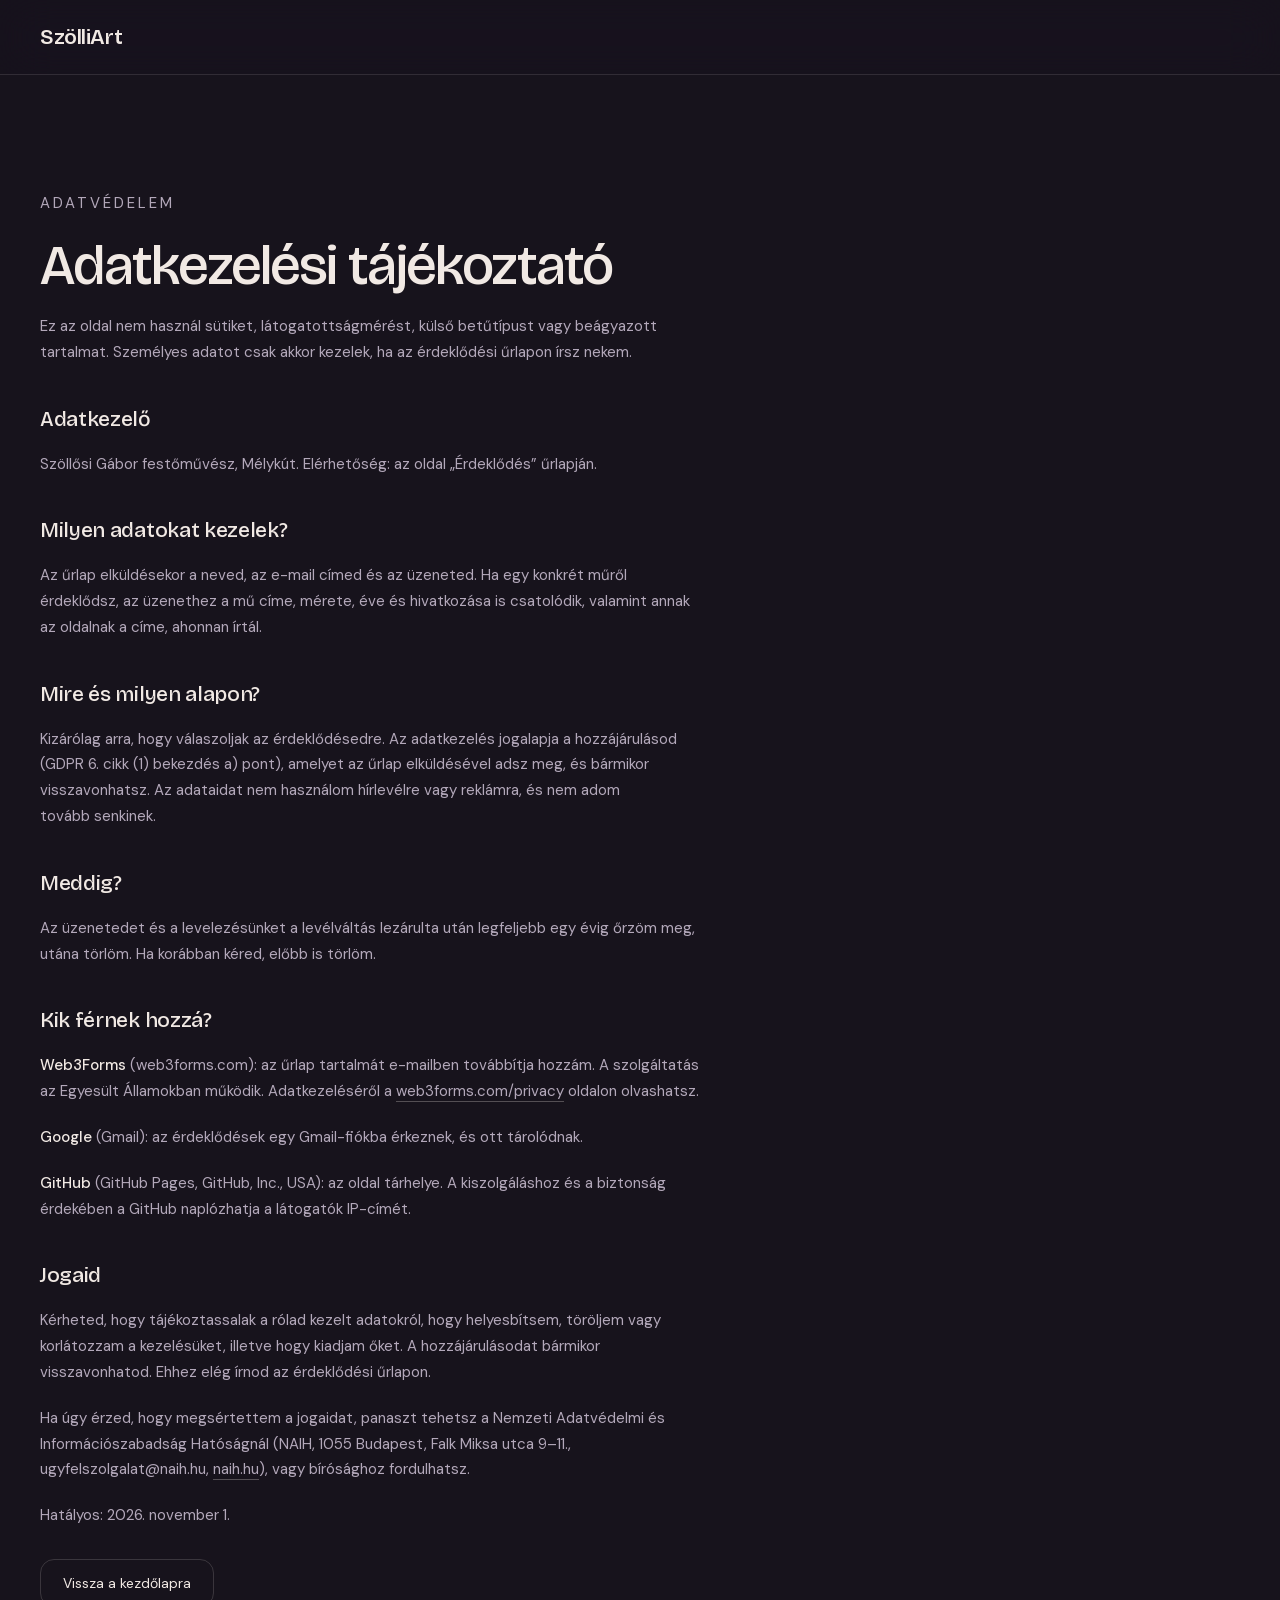
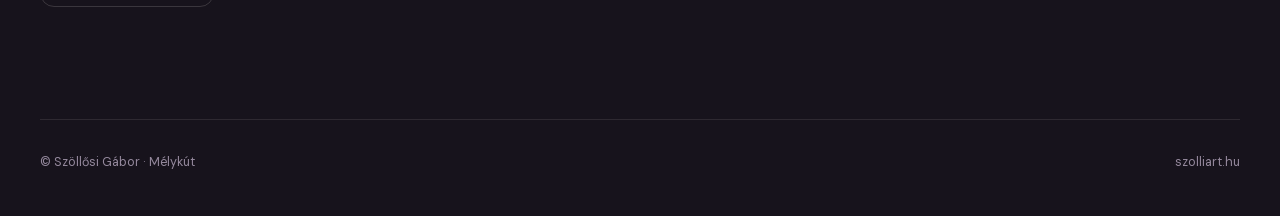
<file: adatvedelem.html>
<!DOCTYPE html>
<html lang="hu">
<head>
<meta charset="utf-8">
<meta name="viewport" content="width=device-width, initial-scale=1, viewport-fit=cover">
<title>Adatkezelési tájékoztató – SzölliArt</title>
<meta name="robots" content="noindex">
<meta name="theme-color" content="#17131C">
<link rel="icon" href="favicon-32.png" type="image/png" sizes="32x32">
<link rel="icon" href="favicon-192.png" type="image/png" sizes="192x192">
<link rel="apple-touch-icon" href="apple-touch-icon.png">
<link rel="stylesheet" href="assets/css/style.css?v=e5636a18">
</head>
<body>
<header class="site-header">
  <div class="site-header__bar">
    <a class="site-header__logo" href="./">SzölliArt</a>
  </div>
</header>
<main class="container" id="tartalom">
  <div class="page">
    <p class="kicker">Adatvédelem</p>
    <h1 class="page__title">Adatkezelési tájékoztató</h1>
    <p>Ez az oldal nem használ sütiket, látogatottságmérést, külső betűtípust vagy beágyazott tartalmat. Személyes adatot csak akkor kezelek, ha az érdeklődési űrlapon írsz nekem.</p>
    <h2>Adatkezelő</h2>
    <p>Szöllősi Gábor festőművész, Mélykút. Elérhetőség: az oldal „Érdeklődés” űrlapján.</p>
    <h2>Milyen adatokat kezelek?</h2>
    <p>Az űrlap elküldésekor a neved, az e-mail címed és az üzeneted. Ha egy konkrét műről érdeklődsz, az üzenethez a mű címe, mérete, éve és hivatkozása is csatolódik, valamint annak az oldalnak a címe, ahonnan írtál.</p>
    <h2>Mire és milyen alapon?</h2>
    <p>Kizárólag arra, hogy válaszoljak az érdeklődésedre. Az adatkezelés jogalapja a hozzájárulásod (GDPR 6. cikk (1) bekezdés a) pont), amelyet az űrlap elküldésével adsz meg, és bármikor visszavonhatsz. Az adataidat nem használom hírlevélre vagy reklámra, és nem adom tovább senkinek.</p>
    <h2>Meddig?</h2>
    <p>Az üzenetedet és a levelezésünket a levélváltás lezárulta után legfeljebb egy évig őrzöm meg, utána törlöm. Ha korábban kéred, előbb is törlöm.</p>
    <h2>Kik férnek hozzá?</h2>
    <p><strong>Web3Forms</strong> (web3forms.com): az űrlap tartalmát e-mailben továbbítja hozzám. A szolgáltatás az Egyesült Államokban működik. Adatkezeléséről a <a href="https://web3forms.com/privacy" target="_blank" rel="noopener noreferrer">web3forms.com/privacy</a> oldalon olvashatsz.</p>
    <p><strong>Google</strong> (Gmail): az érdeklődések egy Gmail-fiókba érkeznek, és ott tárolódnak.</p>
    <p><strong>GitHub</strong> (GitHub Pages, GitHub, Inc., USA): az oldal tárhelye. A kiszolgáláshoz és a biztonság érdekében a GitHub naplózhatja a látogatók IP-címét.</p>
    <h2>Jogaid</h2>
    <p>Kérheted, hogy tájékoztassalak a rólad kezelt adatokról, hogy helyesbítsem, töröljem vagy korlátozzam a kezelésüket, illetve hogy kiadjam őket. A hozzájárulásodat bármikor visszavonhatod. Ehhez elég írnod az érdeklődési űrlapon.</p>
    <p>Ha úgy érzed, hogy megsértettem a jogaidat, panaszt tehetsz a Nemzeti Adatvédelmi és Információszabadság Hatóságnál (NAIH, 1055 Budapest, Falk Miksa utca 9–11., ugyfelszolgalat@naih.hu, <a href="https://naih.hu" target="_blank" rel="noopener noreferrer">naih.hu</a>), vagy bírósághoz fordulhatsz.</p>
    <p>Hatályos: 2026. november 1.</p>
    <a class="btn" href="./">Vissza a kezdőlapra</a>
  </div>
</main>
<footer class="container">
  <div class="site-footer">
    <p>© Szöllősi Gábor · Mélykút</p>
    <p>szolliart.hu</p>
  </div>
</footer>
</body>
</html>
</file>
<file: assets/css/style.css>
/* SzölliArt web 2.0
   Source of truth for every value: plans/design/SzolliArt Web.dc.html */

/* ------------------------------------------------------------------ */
/* Fonts (self-hosted, SIL OFL 1.1: see assets/fonts/OFL-*.txt)       */
/* Variable fonts: one file per subset covers every weight we use.    */
/* ------------------------------------------------------------------ */
@font-face {
  font-family: 'Bricolage Grotesque';
  font-style: normal;
  font-weight: 400 600;
  font-display: swap;
  src: url('../fonts/bricolage-grotesque-latin-ext.woff2') format('woff2');
  unicode-range: U+0100-02BA, U+02BD-02C5, U+02C7-02CC, U+02CE-02D7, U+02DD-02FF, U+0304, U+0308, U+0329, U+1D00-1DBF, U+1E00-1E9F, U+1EF2-1EFF, U+2020, U+20A0-20AB, U+20AD-20C4, U+2113, U+2C60-2C7F, U+A720-A7FF;
}
@font-face {
  font-family: 'Bricolage Grotesque';
  font-style: normal;
  font-weight: 400 600;
  font-display: swap;
  src: url('../fonts/bricolage-grotesque-latin.woff2') format('woff2');
  unicode-range: U+0000-00FF, U+0131, U+0152-0153, U+02BB-02BC, U+02C6, U+02DA, U+02DC, U+0304, U+0308, U+0329, U+2000-206F, U+20AC, U+2122, U+2191, U+2193, U+2212, U+2215, U+FEFF, U+FFFD;
}
@font-face {
  font-family: 'DM Sans';
  font-style: normal;
  font-weight: 400 500;
  font-display: swap;
  src: url('../fonts/dm-sans-latin-ext.woff2') format('woff2');
  unicode-range: U+0100-02BA, U+02BD-02C5, U+02C7-02CC, U+02CE-02D7, U+02DD-02FF, U+0304, U+0308, U+0329, U+1D00-1DBF, U+1E00-1E9F, U+1EF2-1EFF, U+2020, U+20A0-20AB, U+20AD-20C4, U+2113, U+2C60-2C7F, U+A720-A7FF;
}
@font-face {
  font-family: 'DM Sans';
  font-style: normal;
  font-weight: 400 500;
  font-display: swap;
  src: url('../fonts/dm-sans-latin.woff2') format('woff2');
  unicode-range: U+0000-00FF, U+0131, U+0152-0153, U+02BB-02BC, U+02C6, U+02DA, U+02DC, U+0304, U+0308, U+0329, U+2000-206F, U+20AC, U+2122, U+2191, U+2193, U+2212, U+2215, U+FEFF, U+FFFD;
}

/* ------------------------------------------------------------------ */
/* Tokens                                                             */
/* ------------------------------------------------------------------ */
:root {
  color-scheme: dark;

  --c-bg: #17131C;
  --c-surface: #231C2A;
  --c-surface-2: #2E2537;
  --c-viewer: #0E0B11;
  --c-text: #F1E9E4;
  --c-text-2: #B3A8BA;
  --c-text-3: #968A9E;
  /* Design uses #6C6076 for inactive rail years (3.1:1); lightened to the closest value that passes WCAG AA (4.5:1). */
  --c-text-4: #867A90;
  --c-accent: #A9E3C8;
  --c-accent-strong: #7FD1AE;
  --c-header: rgba(23, 19, 28, .72);

  --line-faint: rgba(241, 233, 228, .08);
  --line-soft: rgba(241, 233, 228, .09);
  --line-footer: rgba(241, 233, 228, .1);
  --line: rgba(241, 233, 228, .12);
  --line-strong: rgba(241, 233, 228, .14);
  --line-control: rgba(241, 233, 228, .16);
  --line-control-2: rgba(241, 233, 228, .18);
  --line-link: rgba(241, 233, 228, .28);
  --line-control-hover: rgba(241, 233, 228, .34);
  --accent-line: rgba(127, 209, 174, .4);
  --accent-line-2: rgba(127, 209, 174, .42);
  --accent-wash: rgba(127, 209, 174, .12);
  --accent-link-hover: rgba(169, 227, 200, .5);

  --font-display: 'Bricolage Grotesque', Helvetica, Arial, sans-serif;
  --font-text: 'DM Sans', Helvetica, Arial, sans-serif;

  --page-max: 1240px; /* content width; the design's boxes are content-box, so gutters come on top */
  --gutter: clamp(18px, 4vw, 40px);
  --header-h: 74px;

  --r-sm: 12px;
  --r-md: 14px;
  --r-lg: 16px;
  --r-xl: 20px;
  --r-pill: 999px;

  --shadow-card: 0 14px 34px rgba(0, 0, 0, .34);
  --shadow-card-hover: 0 22px 48px rgba(0, 0, 0, .5);
  --shadow-hero: 0 30px 70px rgba(0, 0, 0, .5);

  --ease-zoom: cubic-bezier(.22, .68, 0, 1);
  --ease-menu: cubic-bezier(.32, .72, 0, 1);
  --art-filter: saturate(1.03) contrast(1.02) brightness(1.02);
}

/* ------------------------------------------------------------------ */
/* Base                                                               */
/* ------------------------------------------------------------------ */
*, *::before, *::after { box-sizing: border-box; }

html {
  -webkit-text-size-adjust: 100%;
  text-size-adjust: 100%;
}
@media (prefers-reduced-motion: no-preference) {
  html { scroll-behavior: smooth; }
}

body {
  margin: 0;
  min-height: 100vh;
  background: var(--c-bg);
  color: var(--c-text);
  font-family: var(--font-text);
  -webkit-font-smoothing: antialiased;
  -moz-osx-font-smoothing: grayscale;
}

img { display: block; max-width: 100%; }
a { color: var(--c-accent); text-decoration: none; }
a:hover { color: var(--c-accent-strong); }
::selection { background: rgba(127, 209, 174, .28); }

button { font: inherit; color: inherit; }

:focus-visible {
  outline: 2px solid var(--c-accent);
  outline-offset: 3px;
  border-radius: 4px;
}
/* Script/anchor focus targets (e.g. <main> via the logo or skip link) are not controls: no ring. */
[tabindex="-1"]:focus { outline: none; }
/* Focus handed back by a closed viewer, dialog or menu: no ring until the visitor moves on. */
.is-focus-restored:focus-visible { outline: none; }

/* Anchored sections stop 18px below the sticky header (74px + 1px border), as the design's scrollTo does. */
[id] { scroll-margin-top: calc(var(--header-h) + 1px + 18px); }

.visually-hidden {
  position: absolute !important;
  width: 1px; height: 1px;
  margin: -1px; padding: 0;
  overflow: hidden;
  clip: rect(0 0 0 0);
  white-space: nowrap;
  border: 0;
}

.skip-link {
  position: absolute;
  left: var(--gutter);
  top: -60px;
  z-index: 100;
  padding: 10px 16px;
  border-radius: var(--r-pill);
  background: var(--c-surface);
  color: var(--c-text);
}
.skip-link:focus { top: 12px; }

.container {
  max-width: calc(var(--page-max) + 2 * var(--gutter));
  margin: 0 auto;
  padding: 0 var(--gutter);
}

.tnum { font-variant-numeric: tabular-nums; }

/* Shared type styles */
.kicker {
  margin: 0;
  font-size: 11px;
  letter-spacing: .2em;
  text-transform: uppercase;
  color: var(--c-accent);
}
.section-title {
  margin: 10px 0 0;
  font-family: var(--font-display);
  font-size: clamp(28px, 4.4vw, 40px);
  font-weight: 500;
  line-height: 1.06;
  letter-spacing: -.03em;
}
.section-head { margin-bottom: 34px; }

.icon { flex: none; display: block; }

/* ------------------------------------------------------------------ */
/* Header                                                             */
/* ------------------------------------------------------------------ */
.site-header {
  position: sticky;
  top: 0;
  z-index: 50;
  background: var(--c-header);
  -webkit-backdrop-filter: blur(26px) saturate(180%);
  backdrop-filter: blur(26px) saturate(180%);
  border-bottom: 1px solid var(--line);
}
.site-header__bar {
  max-width: calc(var(--page-max) + 2 * var(--gutter));
  margin: 0 auto;
  padding: 0 var(--gutter);
  height: var(--header-h);
  display: flex;
  align-items: center;
  gap: clamp(16px, 3vw, 40px);
}
.site-header__logo {
  flex: none;
  white-space: nowrap;
  font-family: var(--font-display);
  font-size: 21px;
  font-weight: 600;
  letter-spacing: -.02em;
  color: var(--c-text);
}
.site-header__logo:hover { color: var(--c-text); }

.site-nav {
  flex: 1;
  min-width: 0;
  display: flex;
  align-items: center;
  gap: clamp(15px, 2.4vw, 30px);
}
.site-nav a {
  flex: none;
  white-space: nowrap;
  font-size: 13.5px;
  color: var(--c-text-2);
}
.site-nav a:hover { color: var(--c-text); }

.btn-cta {
  flex: none;
  display: inline-flex;
  align-items: center;
  gap: 9px;
  padding: 10px 18px;
  border-radius: var(--r-pill);
  border: 1px solid var(--accent-line);
  background: none;
  color: var(--c-accent);
  font-size: 13px;
  white-space: nowrap;
  cursor: pointer;
}
.btn-cta:hover { color: var(--c-accent); background: var(--accent-wash); }

.menu-toggle {
  display: none;
  flex: none;
  width: 44px;  /* design: 42px content-box + 1px border */
  height: 44px;
  padding: 0;
  border-radius: var(--r-pill);
  border: 1px solid var(--line-control-2);
  background: none;
  color: var(--c-text);
  align-items: center;
  justify-content: center;
  cursor: pointer;
}
.menu-toggle { position: relative; }
/* The two icons sit on top of each other and swap with a quarter turn. */
.menu-toggle .icon { position: absolute; transition: opacity .2s ease, transform .32s var(--ease-menu); }
.menu-toggle .icon-close { opacity: 0; transform: rotate(-90deg) scale(.6); }
.menu-toggle[aria-expanded="true"] .icon-open { opacity: 0; transform: rotate(90deg) scale(.6); }
.menu-toggle[aria-expanded="true"] .icon-close { opacity: 1; transform: none; }

/* Opens by growing the row from 0fr to 1fr (no fixed height needed); hidden when closed so it is not focusable. */
.mobile-nav {
  display: none;
  grid-template-rows: 0fr;
  visibility: hidden;
  transition: grid-template-rows .34s var(--ease-menu), visibility 0s linear .34s;
}
.mobile-nav.is-open {
  grid-template-rows: 1fr;
  visibility: visible;
  transition: grid-template-rows .34s var(--ease-menu), visibility 0s;
}
.mobile-nav__inner {
  min-height: 0;
  overflow: hidden;
  display: flex;
  flex-direction: column;
  padding: 0 var(--gutter);
}
/* Vertical padding and the top rule live in spacers so the closed row really reaches 0. */
.mobile-nav__inner::before, .mobile-nav__inner::after { content: ''; flex: none; }
.mobile-nav__inner::before { height: 8px; margin: 0 calc(-1 * var(--gutter)); border-top: 1px solid var(--line); }
.mobile-nav__inner::after { height: 16px; }
.mobile-nav a {
  padding: 14px 0;
  font-size: 15px;
  color: var(--c-text);
  border-bottom: 1px solid var(--line-faint);
  opacity: 0;
  transform: translateY(-6px);
  transition: opacity .18s ease, transform .18s ease;
}
/* Links follow the panel down one after another; on close they all fade at once. */
.mobile-nav.is-open a { opacity: 1; transform: none; transition: opacity .3s ease, transform .3s var(--ease-menu); }
.mobile-nav.is-open a:nth-child(2) { transition-delay: .04s; }
.mobile-nav.is-open a:nth-child(3) { transition-delay: .08s; }
.mobile-nav.is-open a:nth-child(4) { transition-delay: .12s; }
.mobile-nav.is-open a:nth-child(5) { transition-delay: .16s; }

/* Narrow layout: same switch point as the design (780px). */
@media (max-width: 779.98px) {
  .site-nav { display: none; }
  .site-header__spacer { flex: 1; }
  .btn-cta--header { padding: 10px 13px; }
  .btn-cta--header .btn-cta__label { position: absolute; width: 1px; height: 1px; overflow: hidden; clip: rect(0 0 0 0); white-space: nowrap; }
  .menu-toggle { display: inline-flex; }
  .mobile-nav { display: grid; }
  /* Without JavaScript the menu cannot be toggled, so it stays open. */
  .no-js .mobile-nav { grid-template-rows: 1fr; visibility: visible; }
  .no-js .mobile-nav a { opacity: 1; transform: none; }
  .no-js .menu-toggle { display: none; }
}

/* ------------------------------------------------------------------ */
/* Hero                                                               */
/* ------------------------------------------------------------------ */
.hero {
  display: grid;
  grid-template-columns: repeat(auto-fit, minmax(min(310px, 100%), 1fr));
  gap: clamp(30px, 5vw, 64px);
  align-items: center;
  padding: clamp(46px, 8vw, 96px) 0 clamp(56px, 8vw, 104px);
}
.hero__title {
  margin: 20px 0 0;
  font-family: var(--font-display);
  font-size: clamp(38px, 7vw, 72px);
  font-weight: 500;
  line-height: 1;
  letter-spacing: -.035em;
  text-wrap: pretty;
}
.hero__line {
  margin: 20px 0 0;
  max-width: 440px;
  font-size: 15px;
  line-height: 1.6;
  color: var(--c-text-2);
  text-wrap: pretty;
}
.hero__media {
  position: relative;
  display: block;
  height: clamp(300px, 52vw, 520px);
  border-radius: var(--r-lg);
  overflow: hidden;
  background: var(--c-surface-2);
  box-shadow: var(--shadow-hero);
}
.hero__media img {
  position: absolute;
  inset: 0;
  width: 100%;
  height: 100%;
  object-fit: cover;
  filter: var(--art-filter);
}
.js .hero__img--fallback, .no-js .hero__img--live { display: none; }

/* ------------------------------------------------------------------ */
/* Sections                                                           */
/* ------------------------------------------------------------------ */
.section { padding: 20px 0 clamp(56px, 9vw, 100px); }
.section--genres { padding-bottom: clamp(56px, 9vw, 96px); }

/* Genre cards */
.genre-grid {
  display: grid;
  grid-template-columns: repeat(auto-fit, minmax(min(272px, 100%), 1fr));
  gap: 22px;
  margin: 0;
  padding: 0;
  list-style: none;
}
.genre-card {
  display: block;
  height: 100%;
  background: var(--c-surface);
  border-radius: var(--r-lg);
  overflow: hidden;
  box-shadow: var(--shadow-card);
  color: var(--c-text);
  transition: box-shadow .3s;
}
.genre-card:hover { color: var(--c-text); box-shadow: var(--shadow-card-hover); }
.genre-card__media { height: 210px; overflow: hidden; background: var(--c-surface-2); }
.genre-card__media img {
  width: 100%;
  height: 100%;
  object-fit: cover;
  transition: transform .6s var(--ease-zoom);
}
.genre-card:hover .genre-card__media img,
.genre-card:focus-visible .genre-card__media img { transform: scale(1.07); }
.genre-card__body {
  display: flex;
  align-items: center;
  gap: 14px;
  padding: 18px 20px 20px;
}
.genre-card__text { flex: 1; min-width: 0; }
.genre-card__name {
  margin: 0;
  font-family: var(--font-display);
  font-size: 21px;
  font-weight: 500;
  line-height: 1.14;
  letter-spacing: -.025em;
  text-wrap: pretty;
}
.genre-card__meta {
  margin: 5px 0 0;
  font-size: 11.5px;
  font-variant-numeric: tabular-nums;
  color: var(--c-text-2);
}
.genre-card__icon {
  flex: none;
  width: 40px;
  height: 40px;
  border-radius: var(--r-sm);
  background: var(--c-surface-2);
  display: flex;
  align-items: center;
  justify-content: center;
  color: var(--c-accent-strong);
}

/* Portfolio */
.works-head {
  display: flex;
  align-items: flex-end;
  justify-content: space-between;
  flex-wrap: wrap;
  gap: 20px 30px;
  margin-bottom: 28px;
}
.works-head__count { margin: 0; font-size: 12px; font-variant-numeric: tabular-nums; color: var(--c-text-2); }

.chips { display: flex; flex-wrap: wrap; gap: 8px; margin: 0 0 30px; padding: 0; list-style: none; }
.chips--years { margin-bottom: 34px; padding-top: 2px; }
.chip {
  padding: 9px 17px;
  border-radius: var(--r-pill);
  border: 1px solid var(--line-control);
  background: transparent;
  color: var(--c-text-2);
  font-size: 12.5px;
  font-variant-numeric: tabular-nums;
  cursor: pointer;
}
.chips--years .chip {
  padding: 7px 14px;
  border-radius: 8px;
  border-color: var(--line);
  color: var(--c-text-3);
  font-size: 12px;
}
.chip[aria-pressed="true"] { color: var(--c-accent); background: var(--accent-wash); border-color: var(--accent-line); }
.chips--years .chip[aria-pressed="true"] { border-color: rgba(127, 209, 174, .34); }
/* Filtering needs JavaScript; without it every work is listed anyway. */
.no-js .chips { display: none; }

.works-layout { display: flex; align-items: flex-start; gap: clamp(20px, 3vw, 40px); }
.year-rail {
  position: sticky;
  top: 110px;
  flex: none;
  width: 84px;
  display: flex;
  flex-direction: column;
  gap: 2px;
  margin: 0;
  padding: 4px 0 0;
  list-style: none;
}
.year-rail[hidden] { display: none; }
@media (max-width: 779.98px) { .year-rail { display: none; } }
.year-rail a {
  display: flex;
  align-items: center;
  gap: 9px;
  padding: 6px 0;
  font-size: 13px;
  font-variant-numeric: tabular-nums;
  color: var(--c-text-4);
}
.year-rail a::before { content: ""; flex: none; width: 10px; height: 1px; background: currentColor; }
.year-rail a:hover { color: var(--c-text); }
.year-rail a[aria-current="true"] { color: var(--c-accent); }
.year-rail a[aria-current="true"]::before { width: 20px; }

.year-groups { flex: 1; min-width: 0; display: flex; flex-direction: column; gap: clamp(34px, 5vw, 54px); }
.year-group__head {
  display: flex;
  align-items: baseline;
  gap: 16px;
  margin-bottom: 20px;
  padding-bottom: 12px;
  border-bottom: 1px solid var(--line-strong);
}
.year-group__year {
  margin: 0;
  font-family: var(--font-display);
  font-size: clamp(30px, 5vw, 46px);
  font-weight: 500;
  line-height: 1;
  letter-spacing: -.035em;
  font-variant-numeric: tabular-nums;
  color: var(--c-accent);
}
.year-group__count { flex: 1; min-width: 0; margin: 0; font-size: 12px; font-variant-numeric: tabular-nums; color: var(--c-text-3); }

/* Grid: without JS (or before layout) a plain grid; app.js then places the
   cards round-robin into columns like the design, keeping DOM order intact. */
.masonry {
  display: grid;
  grid-template-columns: repeat(auto-fill, minmax(min(290px, 100%), 1fr));
  gap: 0 22px;
  margin: 0;
  padding: 0;
  list-style: none;
}
.masonry.is-laid-out { display: block; position: relative; }
.masonry.is-laid-out > .work { position: absolute; top: 0; left: 0; }

.work { margin-bottom: 22px; }
.work__link { display: block; color: var(--c-text); }
.work__link:hover { color: var(--c-text); }
.work__media {
  border-radius: var(--r-sm);
  overflow: hidden;
  background: var(--c-surface-2);
  box-shadow: 0 16px 38px rgba(0, 0, 0, .4);
}
.work__media img { width: 100%; height: auto; filter: var(--art-filter); }
.work__meta { display: flex; align-items: baseline; gap: 12px; margin-top: 12px; }
.work__title {
  flex: 1;
  min-width: 0;
  margin: 0;
  font-family: var(--font-display);
  font-size: 17px;
  font-weight: 500;
  line-height: 1.2;
  letter-spacing: -.02em;
  text-wrap: pretty;
}
.work__year { flex: none; font-size: 11.5px; font-variant-numeric: tabular-nums; color: var(--c-text-3); }
.work__details { white-space: pre-line; margin: 3px 0 0; font-size: 11.5px; font-variant-numeric: tabular-nums; color: var(--c-text-2); }
.work__note { margin-top: 8px; font-size: 11.5px; line-height: 1.55; color: var(--c-text-2); }
.work__note p { margin: 0; }
.work__note-label { color: var(--c-text-3); }
.work__note-text { text-wrap: pretty; }
.work__status { margin: 8px 0 0; font-size: 11.5px; font-style: italic; color: var(--c-text-2); }

/* About */
.about {
  --about-gap: clamp(30px, 5vw, 64px);
  container-type: inline-size;
  display: grid;
  grid-template-columns: repeat(auto-fit, minmax(min(290px, 100%), 1fr));
  gap: var(--about-gap);
  align-items: start;
}
.about__profile { max-width: 340px; }
@media (min-width: 780px) {
  /* The sticky profile stops at the bottom of the section, where the 3:4 photo ends. Making the
     profile as tall as that photo (column width, at most 420px) stops it with the two tops level. */
  .about__profile {
    position: sticky;
    top: 110px;
    min-height: calc(min(420px, (100cqw - var(--about-gap)) / 2) * 4 / 3);
  }
}
.about__portrait {
  width: 100%;
  height: auto;
  aspect-ratio: 1;
  object-fit: cover;
  border-radius: var(--r-lg);
  background: var(--c-surface-2);
}
.about__name {
  margin: 27px 0 0; /* design: 22px margin + the 5px baseline gap under its inline <img> */
  font-family: var(--font-display);
  font-size: 34px;
  font-weight: 500;
  line-height: 1.05;
  letter-spacing: -.03em;
}
.about__role { margin: 7px 0 0; font-size: 13.5px; color: var(--c-text-2); }
.about__year { margin: 3px 0 0; font-size: 12px; font-variant-numeric: tabular-nums; color: var(--c-accent); }
.about__heading { margin: 0; font-size: 11px; font-weight: 400; letter-spacing: .2em; text-transform: uppercase; color: var(--c-accent); }
.about__text p {
  margin: 18px 0 0;
  max-width: 660px;
  font-size: 15px;
  line-height: 1.72;
  text-wrap: pretty;
}
.about__heading + p { margin-top: 14px; }
.about__photo { display: block; width: 100%; max-width: 420px; height: auto; margin-top: 30px; border-radius: var(--r-lg); background: var(--c-surface-2); }

.rule { height: 1px; margin: 38px 0; border: 0; background: var(--line-strong); }

/* Career: exhibitions, awards … */
.career__title { margin: 10px 0 34px; }
.career {
  display: grid;
  grid-template-columns: repeat(auto-fit, minmax(min(300px, 100%), 1fr));
  gap: clamp(30px, 5vw, 64px);
  align-items: start;
}
.career .rule { margin: 34px 0; }
.career__group {
  margin: 0 0 18px;
  font-size: 11px;
  font-weight: 400;
  letter-spacing: .2em;
  text-transform: uppercase;
  color: var(--c-text-2);
}
.career__group--tight { margin-bottom: 14px; }
.timeline {
  display: flex;
  flex-direction: column;
  gap: 22px;
  margin: 0;
  padding: 0;
  list-style: none;
}
.timeline__row { display: flex; gap: 20px; }
.timeline__year {
  flex: none;
  width: 42px;
  padding-top: 2px;
  font-family: var(--font-display);
  font-size: 13px;
  font-variant-numeric: tabular-nums;
  color: var(--c-accent);
}
.timeline__body,
.career__plain {
  flex: 1;
  min-width: 0;
  margin: 0;
  font-size: 14px;
  line-height: 1.55;
}
.entries { margin: 0; padding: 0; list-style: none; }
.entries > li { padding: 9px 0; border-top: 1px solid var(--line-soft); }
.entries > li:first-child { padding-top: 0; border-top: 0; }

.text-link {
  color: var(--c-text);
  border-bottom: 1px solid var(--line-link);
  padding-bottom: 1px;
  transition: color .2s, border-color .2s;
}
.text-link:hover { color: var(--c-accent); border-color: var(--accent-link-hover); }
.text-link .icon { display: inline; vertical-align: baseline; margin-left: 5px; opacity: .7; }

/* Contact */
.section--contact { padding: 20px 0 40px; }
.contact {
  display: grid;
  grid-template-columns: repeat(auto-fit, minmax(min(290px, 100%), 1fr));
  gap: clamp(28px, 5vw, 64px);
  align-items: center;
  padding: clamp(28px, 5vw, 56px) clamp(24px, 5vw, 56px) clamp(28px, 5vw, 52px);
  border-radius: var(--r-xl);
  background: var(--c-surface);
}
.contact__title {
  margin: 12px 0 0;
  font-family: var(--font-display);
  font-size: clamp(30px, 4.6vw, 42px);
  font-weight: 500;
  line-height: 1.05;
  letter-spacing: -.03em;
  text-wrap: pretty;
}
.contact__text {
  margin: 16px 0 0;
  max-width: 420px;
  font-size: 15px;
  line-height: 1.68;
  color: var(--c-text-2);
  text-wrap: pretty;
}
.contact__actions { display: flex; flex-wrap: wrap; gap: 12px; margin-top: 30px; }
.btn {
  display: inline-flex;
  align-items: center;
  gap: 9px;
  padding: 14px 22px;
  border-radius: var(--r-md);
  border: 1px solid var(--line-control);
  background: none;
  color: var(--c-text);
  font-size: 14px;
  cursor: pointer;
}
.btn:hover { color: var(--c-text); border-color: var(--line-control-hover); }
.btn--accent { border-color: var(--accent-line-2); color: var(--c-accent); }
.btn--accent:hover { color: var(--c-accent); border-color: var(--accent-line-2); background: var(--accent-wash); }

.contact__images {
  display: grid;
  grid-template-columns: 1fr 1fr;
  gap: 2px;
  height: clamp(220px, 34vw, 300px);
  border-radius: var(--r-md);
  overflow: hidden;
}
.contact__images img {
  width: 100%;
  height: 100%;
  object-fit: cover;
  background: var(--c-surface-2);
}

/* Footer */
.site-footer {
  display: flex;
  align-items: center;
  justify-content: space-between;
  flex-wrap: wrap;
  gap: 12px 30px;
  margin-top: 40px;
  padding: 34px 0 46px;
  border-top: 1px solid var(--line-footer);
  font-size: 12.5px;
  color: var(--c-text-3);
}
.site-footer p { margin: 0; }
.site-footer__link { color: inherit; border-bottom: 1px solid var(--line-link); }
.site-footer__link:hover { color: var(--c-text); }
.inquiry__note a { color: var(--c-text-2); border-bottom: 1px solid var(--line-link); }
.inquiry__note a:hover { color: var(--c-text); }

/* Simple pages: privacy notice, 404 */
.page { padding: clamp(46px, 8vw, 96px) 0 clamp(40px, 6vw, 72px); max-width: 660px; }
.page__title {
  margin: 20px 0 0;
  font-family: var(--font-display);
  font-size: clamp(34px, 6vw, 56px);
  font-weight: 500;
  line-height: 1.02;
  letter-spacing: -.035em;
  text-wrap: pretty;
}
.page p { margin: 20px 0 0; font-size: 15px; line-height: 1.72; color: var(--c-text-2); text-wrap: pretty; }
.page .btn { margin-top: 30px; }
.page h2 { margin: 40px 0 0; font-family: var(--font-display); font-size: 21px; font-weight: 500; letter-spacing: -.015em; color: var(--c-text); }
.page p strong { font-weight: 500; color: var(--c-text); }
.page p a { color: var(--c-text-2); border-bottom: 1px solid var(--line-link); }
.page p a:hover { color: var(--c-text); }

/* ------------------------------------------------------------------ */
/* Viewer                                                             */
/* ------------------------------------------------------------------ */
@keyframes sheetUp { from { translate: 0 100%; } to { translate: 0 0; } }
@keyframes sheetDown { from { translate: 0 0; } to { translate: 0 100%; } }
@keyframes fadeIn { from { opacity: 0; } to { opacity: 1; } }

.viewer-lock { overflow: hidden; }
/* An anchor scroll fired by closing the viewer must be instant, so the scroll hold can undo it unseen. */
html.viewer-lock { scroll-behavior: auto; }

.viewer {
  /* Design: rgba(241,233,228,.42/.45) for rail years and hints; .5 is the lowest that passes AA here. */
  --v-faint: rgba(241, 233, 228, .5);
  position: fixed;
  inset: 0;
  z-index: 90;
  overflow: hidden;
  background: var(--c-viewer);
  color: var(--c-text);
  /* Quick taps on the arrows read as a double-tap to Safari, which zooms the page. The image zoom is our own (zoom layer). */
  touch-action: manipulation;
}
.viewer[hidden] { display: none; }
.viewer.is-open { animation: sheetUp .38s cubic-bezier(.32, .72, 0, 1) both; }
/* Not the opening's ease-out: that front-loads the motion, so the sheet seemed to vanish rather than slide away. */
.viewer.is-closing { animation: sheetDown .42s cubic-bezier(.4, 0, .2, 1) both; }

.viewer__stage {
  position: absolute;
  inset: 72px 96px 200px;
  overflow: hidden;
  cursor: zoom-in;
  touch-action: none; /* all touch gestures are ours: swipe to page, drag down to close */
  outline: none;
}
@media (max-width: 779.98px) { .viewer__stage { inset: 0; } }
/* A lone photo (not an artwork): no caption, paging or rail, so the image gets the room. */
.viewer.is-photo .viewer__bottom, .viewer.is-photo .viewer__rail { display: none; }
@media (min-width: 780px) { .viewer.is-photo:not(.is-zoom) .viewer__stage { inset: 72px 96px; } }
.viewer.is-zoom .viewer__stage { inset: 0; }
.viewer__zoom {
  position: absolute;
  inset: 0;
  transform-origin: 50% 50%;
  transition: transform .28s cubic-bezier(.2, .7, .3, 1);
}
.viewer__zoom.is-panning { transition: none; }
.viewer__img { width: 100%; height: 100%; object-fit: contain; }

/* Zoom mode hides all chrome: it fades and drifts off its edge, then turns hidden so it cannot be focused. */
.viewer__top, .viewer__rail, .viewer__bottom {
  transition: opacity .2s ease, transform .24s cubic-bezier(.2, .7, .3, 1), visibility 0s linear 0s;
}
.viewer.is-zoom .viewer__top,
.viewer.is-zoom .viewer__rail,
.viewer.is-zoom .viewer__bottom {
  opacity: 0;
  visibility: hidden;
  transition: opacity .16s ease, transform .2s ease, visibility 0s linear .2s;
}
.viewer.is-zoom .viewer__top { transform: translateY(-10px); }
.viewer.is-zoom .viewer__rail { transform: translateX(10px); }
.viewer.is-zoom .viewer__bottom { transform: translateY(10px); }

.viewer__zoom-layer { position: absolute; inset: 0; z-index: 20; touch-action: none; outline: none; }
.viewer__zoom-layer[hidden] { display: none; }
.viewer__zoom-hint {
  position: absolute;
  left: 0;
  right: 0;
  bottom: 34px;
  margin: 0;
  text-align: center;
  pointer-events: none;
  font-family: var(--font-display);
  font-size: 10.5px;
  letter-spacing: .18em;
  text-transform: uppercase;
  color: var(--v-faint);
}

/* Chrome: containers let taps through to the image; only controls catch them. */
.viewer__top, .viewer__rail, .viewer__bottom { pointer-events: none; }
.viewer__top button, .viewer__rail button, .viewer__info, .viewer__views, .viewer__controls button { pointer-events: auto; }

.viewer__top {
  position: absolute;
  z-index: 10;
  top: 0;
  left: 0;
  right: 0;
  display: flex;
  align-items: flex-start;
  gap: 12px;
  padding: 22px var(--gutter) 18px;
  /* Shade only as tall as the top bar, so it barely reaches the image. */
  background: linear-gradient(to bottom, rgba(14, 11, 17, .6), rgba(14, 11, 17, 0));
}
.viewer__scope {
  margin: 0;
  padding-top: 12px;
  font-size: 11px;
  letter-spacing: .2em;
  text-transform: uppercase;
  color: var(--c-accent);
}
.viewer__close, .viewer__nav {
  flex: none;
  display: flex;
  align-items: center;
  justify-content: center;
  padding: 0;
  border-radius: var(--r-pill);
  background: none;
  cursor: pointer;
}
.viewer__close {
  margin-left: auto;
  width: 44px;  /* design: 42px content-box + 1px border */
  height: 44px;
  border: 1px solid rgba(241, 233, 228, .28);
  color: var(--c-text);
}
.viewer__close:hover { border-color: rgba(241, 233, 228, .55); }

.viewer__rail {
  position: absolute;
  z-index: 10;
  top: 96px;
  right: 0;
  bottom: 210px;
  width: 84px;
  display: flex;
  flex-direction: column;
  justify-content: center;
  gap: 2px;
  margin: 0;
  padding: 0;
  list-style: none;
}
.viewer__rail[hidden] { display: none; }
.viewer__rail button {
  width: 100%;
  display: flex;
  align-items: center;
  justify-content: flex-end;
  gap: 8px;
  padding: 7px clamp(14px, 3vw, 28px) 7px 0;
  border: 0;
  background: none;
  cursor: pointer;
  font-family: var(--font-display);
  font-size: 11px;
  font-variant-numeric: tabular-nums;
  letter-spacing: .1em;
  color: var(--v-faint);
}
.viewer__rail button[aria-current="true"] { font-size: 14px; color: var(--c-accent); }
.viewer__tick { display: block; flex: none; width: 10px; height: 1px; background: currentColor; }
.viewer__rail button[aria-current="true"] .viewer__tick { width: 22px; }

.viewer__bottom {
  position: absolute;
  z-index: 10;
  left: 0;
  right: 0;
  bottom: 0;
  padding: 28px var(--gutter) clamp(26px, 4vw, 38px);
  /* Shade starts just above the caption instead of covering the image. */
  background: linear-gradient(to top, rgba(14, 11, 17, .88) 0, rgba(14, 11, 17, .75) calc(100% - 28px), rgba(14, 11, 17, 0) 100%);
}
.viewer__info { max-width: 720px; }
.viewer__info p { margin: 0; }
.viewer__title {
  display: block;
  margin: 0 0 7px;
  font-family: var(--font-display);
  font-weight: 500;
  font-size: clamp(30px, 4vw, 44px);
  line-height: 1.05;
  letter-spacing: -.025em;
  color: #fff;
  text-wrap: pretty;
}
/* Caption-length titles (stage-set elements) would bury the image at display size. */
.viewer__title.is-long { max-width: 46ch; font-size: clamp(19px, 2.2vw, 25px); line-height: 1.25; letter-spacing: -.01em; }
.viewer__line { margin-top: 7px !important; font-size: 13px; line-height: 1.5; font-variant-numeric: tabular-nums; color: rgba(241, 233, 228, .78); text-wrap: pretty; white-space: pre-line; } /* a medium may carry a line break */
.viewer__note { margin-top: 10px; font-size: 13px; line-height: 1.55; color: rgba(241, 233, 228, .85); text-wrap: pretty; }
.viewer__note-label { color: rgba(241, 233, 228, .55); }
.viewer__status { margin-top: 10px !important; font-size: 13px; font-style: italic; color: rgba(241, 233, 228, .78); }
.viewer__more-toggle {
  position: relative;
  display: inline-flex;
  align-items: center;
  gap: 6px;
  margin-top: 10px;
  padding: 0 0 1px;
  border: 0;
  border-bottom: 1px solid var(--line-link);
  background: none;
  font: inherit;
  font-size: 13px;
  color: rgba(241, 233, 228, .9);
  cursor: pointer;
  transition: color .2s, border-color .2s;
}
.viewer__more-toggle::before { content: ''; position: absolute; inset: -12px -10px; } /* 44px touch target */
.viewer__more-toggle:hover { color: var(--c-accent); border-color: var(--accent-link-hover); }
.viewer__more-toggle .icon { transition: transform .2s; }
.viewer__more-toggle[aria-expanded="true"] .icon { transform: rotate(180deg); }
/* Long credits scroll inside the caption instead of pushing the title off screen. */
.viewer__more { max-height: 38vh; overflow-y: auto; overscroll-behavior: contain; margin-top: 10px; font-size: 13px; line-height: 1.55; color: rgba(241, 233, 228, .78); text-wrap: pretty; }
.viewer__more-title { font-style: italic; font-weight: 600; color: rgba(241, 233, 228, .92); }
.viewer__line[hidden], .viewer__status[hidden], .viewer__notes[hidden],
.viewer__more-toggle[hidden], .viewer__more[hidden] { display: none; }

/* A5: several views of one work (not in the design). */
.viewer__views { display: flex; gap: 4px; margin-top: 14px; }
.viewer__views[hidden] { display: none; }
.viewer__dot {
  width: 24px;
  height: 24px;
  padding: 0;
  border: 0;
  background: none;
  cursor: pointer;
  display: flex;
  align-items: center;
  justify-content: center;
}
.viewer__dot::before {
  content: "";
  width: 7px;
  height: 7px;
  border-radius: 50%;
  background: var(--v-faint);
  transition: transform .2s, background-color .2s;
}
.viewer__dot[aria-current="true"]::before { background: var(--c-accent); transform: scale(1.3); }

.viewer__controls { display: flex; align-items: center; gap: 10px; margin-top: 18px; }
.viewer__nav { width: 48px; height: 48px; /* design: 46px content-box + border */ border: 1px solid rgba(241, 233, 228, .32); color: #fff; }
.viewer__nav:hover { border-color: rgba(241, 233, 228, .6); }
.viewer__counter {
  margin: 0;
  padding: 0 3px;
  white-space: nowrap;
  font-family: var(--font-display);
  font-size: 12px;
  font-variant-numeric: tabular-nums;
  letter-spacing: .16em;
  color: var(--c-accent);
}
.viewer__inquire {
  margin-left: auto;
  display: flex;
  align-items: center;
  gap: 9px;
  height: 46px;
  padding: 0 20px;
  border-radius: var(--r-pill);
  border: 1px solid rgba(127, 209, 174, .5);
  background: rgba(14, 11, 17, .35);
  color: var(--c-accent);
  font-size: 13px;
  cursor: pointer;
}
.viewer__inquire:hover { background: rgba(127, 209, 174, .14); }
.viewer__inquire[hidden] { display: none; }

/* ------------------------------------------------------------------ */
/* Inquiry dialog                                                     */
/* ------------------------------------------------------------------ */
@keyframes riseIn { from { opacity: 0; transform: translateY(18px); } to { opacity: 1; transform: none; } }

.inquiry-lock { overflow: hidden; }
.inquiry {
  position: fixed;
  inset: 0;
  z-index: 95;
  display: flex;
  align-items: center;
  justify-content: center;
  padding: clamp(14px, 4vw, 40px);
}
.inquiry[hidden] { display: none; }
.inquiry__backdrop {
  position: absolute;
  inset: 0;
  background: rgba(6, 5, 8, .7);
  -webkit-backdrop-filter: blur(6px);
  backdrop-filter: blur(6px);
  cursor: pointer;
}
.inquiry__panel {
  position: relative;
  /* Design: 520px content-box + side padding; border-box here so it never overflows a phone. */
  width: calc(520px + 2 * clamp(20px, 5vw, 36px));
  max-width: 100%;
  max-height: 100%;
  overflow: auto;
  overscroll-behavior: contain;
  padding: clamp(24px, 5vw, 34px) clamp(20px, 5vw, 36px) clamp(24px, 5vw, 32px);
  border-radius: var(--r-xl);
  background: var(--c-surface);
  box-shadow: 0 40px 90px rgba(0, 0, 0, .6);
  animation: riseIn .3s cubic-bezier(.32, .72, 0, 1) both;
}
.inquiry__close {
  position: absolute;
  top: clamp(14px, 3vw, 20px);
  right: clamp(14px, 3vw, 20px);
  display: flex;
  align-items: center;
  justify-content: center;
  width: 40px;
  height: 40px;
  padding: 0;
  border: 1px solid rgba(241, 233, 228, .28);
  border-radius: var(--r-pill);
  background: none;
  color: var(--c-text);
  cursor: pointer;
}
.inquiry__close:hover { border-color: rgba(241, 233, 228, .55); }
.inquiry__head { padding-right: 48px; } /* keeps a long work title clear of the close button */
.inquiry__form { display: flex; flex-direction: column; gap: 22px; }
.inquiry__form[hidden], .inquiry__sent[hidden] { display: none; }
.inquiry__title {
  margin: 8px 0 0;
  font-family: var(--font-display);
  font-size: 26px;
  font-weight: 500;
  line-height: 1.1;
  letter-spacing: -.028em;
  text-wrap: pretty;
}
.inquiry__line { margin: 5px 0 0; font-size: 12px; font-variant-numeric: tabular-nums; color: var(--c-text-2); }
.inquiry__rule { height: 1px; margin: 0; border: 0; background: var(--line-strong); }
.inquiry__field { display: flex; flex-direction: column; gap: 7px; }
.inquiry__field label { font-size: 11px; letter-spacing: .2em; text-transform: uppercase; color: var(--c-accent); }
.inquiry__field input, .inquiry__field textarea {
  width: 100%;
  padding: 13px 14px;
  border: 1px solid var(--line-control);
  border-radius: 11px;
  background: var(--c-bg);
  color: var(--c-text);
  font-family: var(--font-text);
  font-size: 14px;
  outline: none;
}
/* iOS zooms into any field under 16px on focus and stays zoomed, so touch screens get 16px. */
@media (pointer: coarse) {
  .inquiry__field input, .inquiry__field textarea { font-size: 16px; }
}
.inquiry__field textarea { line-height: 1.6; resize: none; }
.inquiry__field input::placeholder { color: var(--c-text-3); }
.inquiry__field input:focus-visible, .inquiry__field textarea:focus-visible { border-color: var(--accent-line); box-shadow: 0 0 0 2px rgba(127, 209, 174, .25); }
.inquiry__field [aria-invalid="true"] { border-color: #E59A9A; }
.inquiry__error { margin: 0; font-size: 12px; color: #F0A8A8; }
.inquiry__error[hidden] { display: none; }
.inquiry__hp { position: absolute; left: -10000px; width: 1px; height: 1px; overflow: hidden; }
.inquiry__send {
  padding: 15px;
  border-radius: 13px;
  border: 1px solid var(--accent-line-2);
  background: none;
  color: var(--c-accent);
  font-size: 14px;
  text-align: center;
  cursor: pointer;
}
.inquiry__send:hover { background: var(--accent-wash); }
/* Design: looks inactive (opacity .45) until name and e-mail are valid; it still explains what is missing when pressed. */
.inquiry__send.is-idle { opacity: .45; }
.inquiry__send:disabled { cursor: not-allowed; }
.inquiry__send:disabled:hover { background: none; }
.inquiry__send.is-sending { cursor: progress; }
.inquiry__status { margin: -8px 0 0; font-size: 13px; line-height: 1.5; color: #F0A8A8; text-align: center; }
.inquiry__status[hidden] { display: none; }
.inquiry__note { margin: 0; font-size: 11.5px; line-height: 1.5; text-align: center; color: var(--c-text-3); }

.inquiry__sent {
  display: flex;
  flex-direction: column;
  align-items: center;
  gap: 14px;
  padding: 22px 6px 8px;
  text-align: center;
}
.inquiry__check { color: var(--c-accent-strong); display: block; }
.inquiry__check svg { display: block; }
.inquiry__sent-title {
  margin: 0;
  font-family: var(--font-display);
  font-size: 30px;
  font-weight: 500;
  line-height: 1.08;
  letter-spacing: -.03em;
  outline: none;
}
.inquiry__sent-text { margin: 0; max-width: 320px; font-size: 14px; line-height: 1.6; color: var(--c-text-2); text-wrap: pretty; }
.inquiry__done {
  margin-top: 10px;
  padding: 13px 26px;
  border-radius: 13px;
  border: 1px solid var(--line-control-2);
  background: none;
  color: var(--c-text);
  font-size: 14px;
  cursor: pointer;
}
.inquiry__done:hover { border-color: rgba(241, 233, 228, .4); }

@media (prefers-reduced-motion: reduce) {
  *, *::before, *::after {
    transition-duration: .01ms !important;
    transition-delay: 0s !important;
    animation-duration: .01ms !important;
    animation-iteration-count: 1 !important;
  }
}

/* The inquiry dialog needs JavaScript (phase 4); without it the button would do nothing. */
.no-js button[data-inquiry] { display: none; }
</file>
